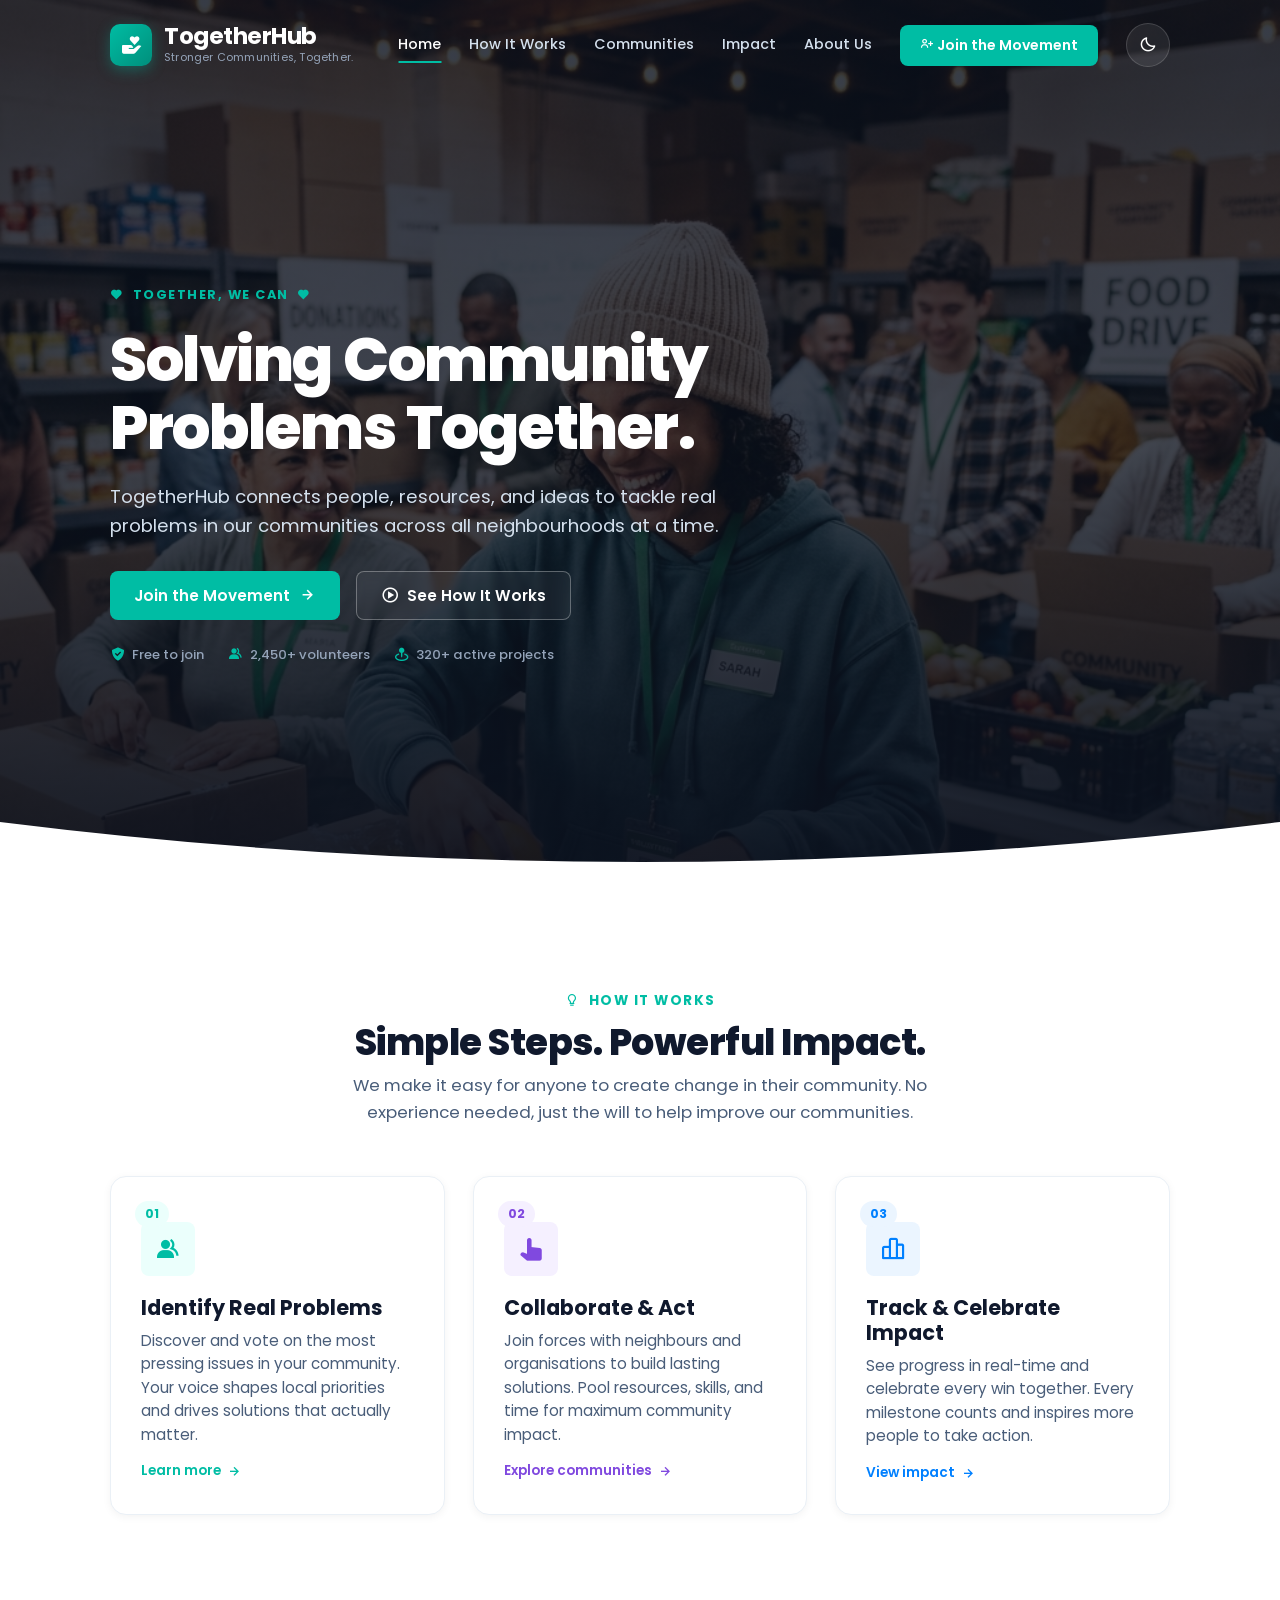
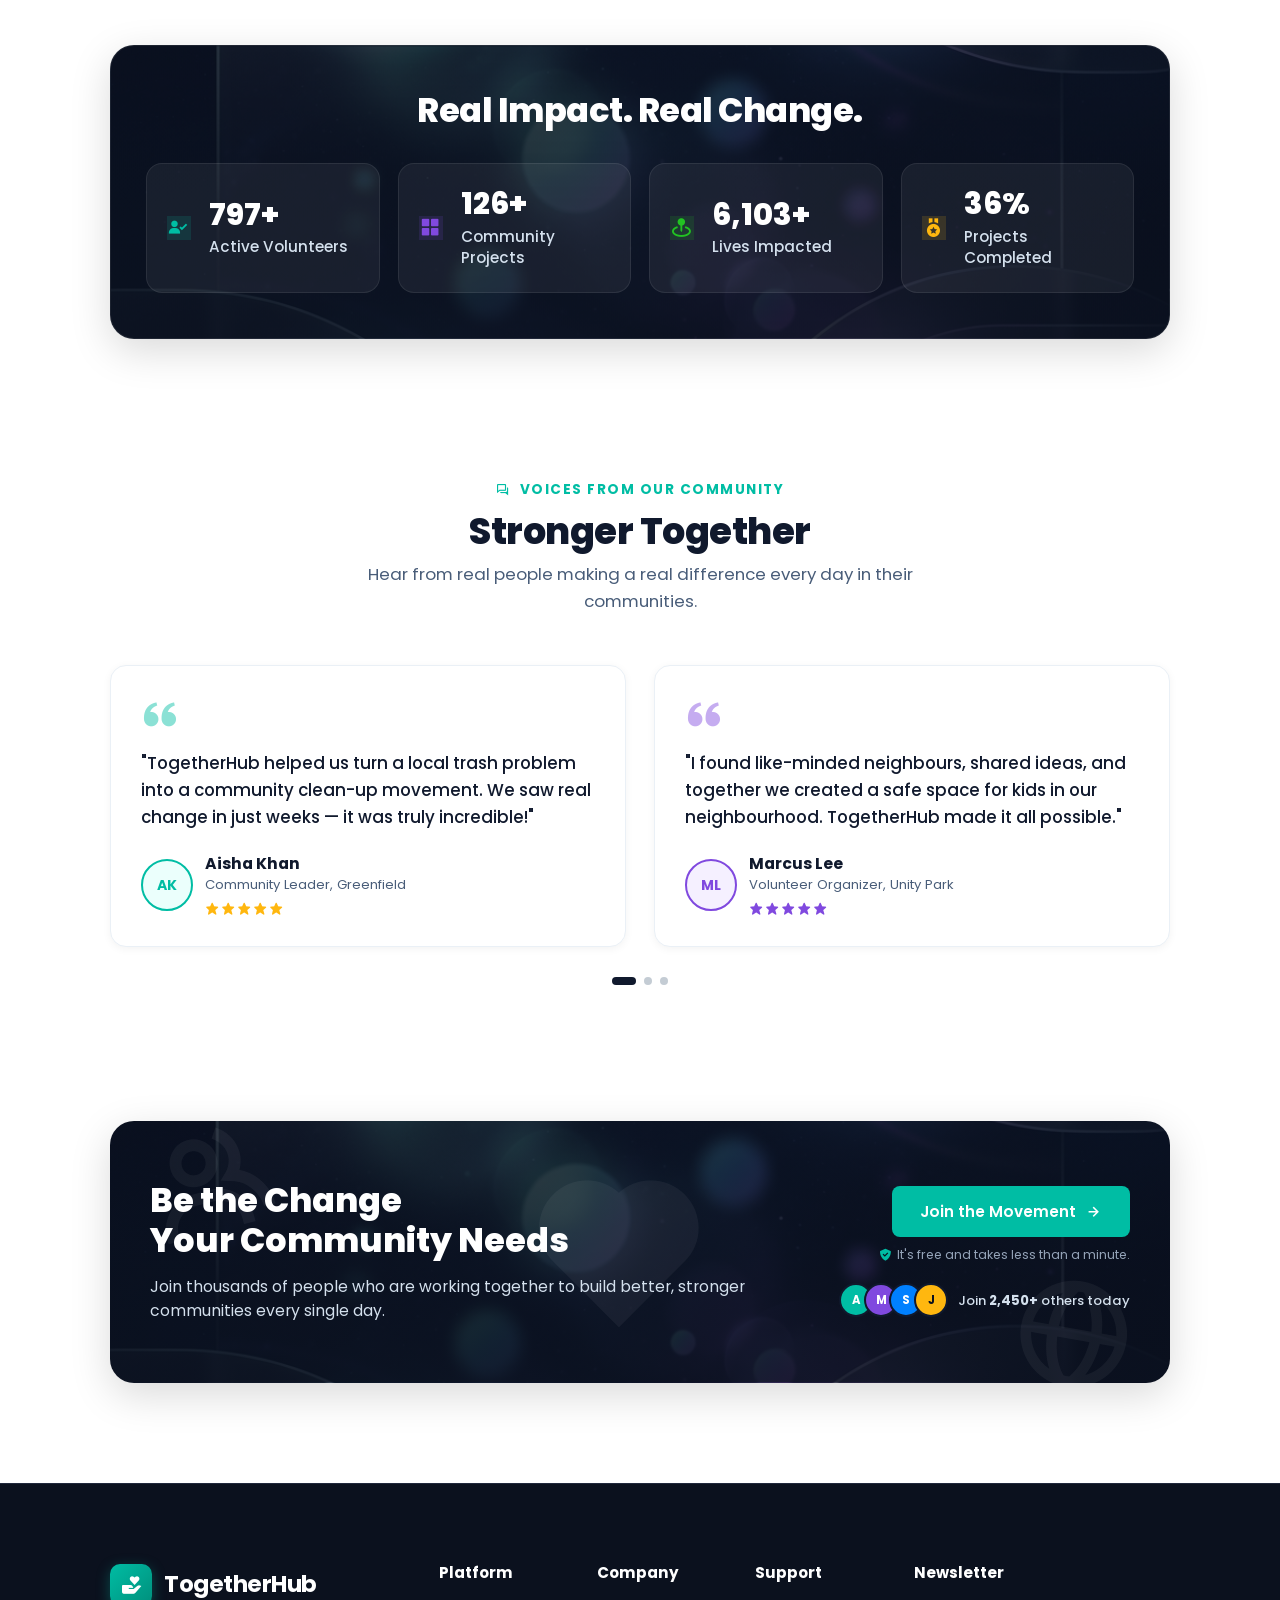
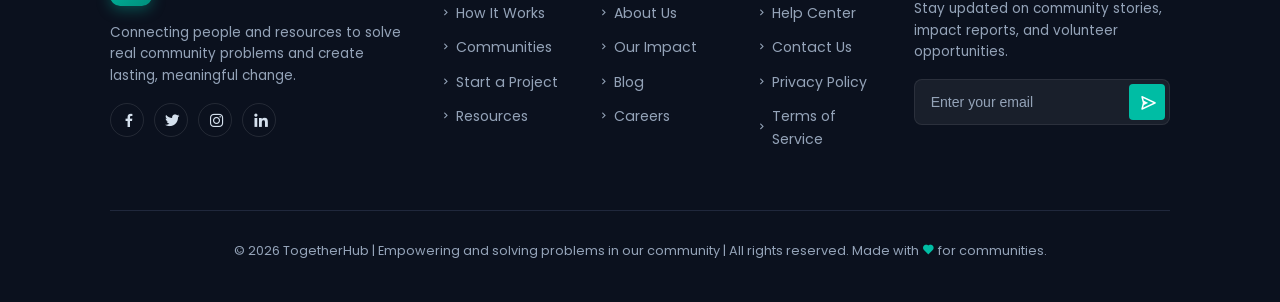
<file: index.html>
<!DOCTYPE html>
<html lang="en">

<head>
    <meta charset="UTF-8">
    <meta name="viewport" content="width=device-width, initial-scale=1.0">
    <meta name="description"
        content="TogetherHub connects people, resources, and ideas to solve community problems and create positive local impact. Join the movement today.">
    <title>TogetherHub | Empowering Communities</title>
    <link rel="apple-touch-icon" sizes="180x180" href="favicon/apple-touch-icon.png">
    <link rel="icon" type="image/png" sizes="32x32" href="favicon/favicon-32x32.png">
    <link rel="icon" type="image/png" sizes="16x16" href="favicon/favicon-16x16.png">
    <link rel="manifest" href="favicon/site.webmanifest">
    <!-- Boxicons Icon Library -->
    <link href='https://unpkg.com/boxicons@2.1.4/css/boxicons.min.css' rel='stylesheet'>
    <!-- Font Awesome Icon Library -->
    <link rel="stylesheet" href="https://cdnjs.cloudflare.com/ajax/libs/font-awesome/6.5.0/css/all.min.css">
    <link rel="stylesheet" href="style.css">

</head>

<body>

    <!-- DYNAMIC STICKY NAVIGATION HEADER-->
    <header>
        <div class="container flex-between">

            <!-- Brand Logo — uses logo-icon-box with Boxicon -->
            <a href="index.html" class="logo-link" id="logo-anchor">
                <div class="logo-icon-box">
                    <i class='bx bxs-donate-heart'></i>
                </div>
                <div class="logo-text-wrapper">
                    <span class="logo-title">TogetherHub</span>
                    <span class="logo-subtitle">Stronger Communities, Together.</span>
                </div>
            </a>

            <!-- Desktop Navigation Menu -->
            <nav class="nav-menu" id="navigation-bar">
                <a href="index.html" class="nav-link active">Home</a>
                <a href="how-it-works.html" class="nav-link">How It Works</a>
                <a href="communities.html" class="nav-link">Communities</a>
                <a href="impact.html" class="nav-link">Impact</a>
                <a href="about.html" class="nav-link">About Us</a>
                <button class="btn-header" data-modal-target="modal-join">
                    <i class='bx bx-user-plus'></i> Join the Movement
                </button>
                <button class="theme-toggle-btn" type="button" aria-label="Toggle theme">
                    <i class='bx bx-moon'></i>
                </button>
            </nav>

            <!-- Mobile Hamburger Trigger -->
            <div class="menu-toggle" id="mobile-menu-trigger">
                <span></span><span></span><span></span>
            </div>
        </div>
    </header>

    <!-- HERO SECTION -->
    <section class="hero" id="hero-showcase">
        <div class="container">
            <div class="hero-content">

                <!-- Tagline badge -->
                <span class="hero-badge">
                    <i class='bx bxs-heart'></i>
                    Together, We Can
                    <i class='bx bxs-heart'></i>
                </span>

                <!-- Main headline -->
                <h1 class="hero-title">Solving Community<br>Problems Together.</h1>

                <!-- Supporting description -->
                <p class="hero-description">
                    TogetherHub connects people, resources, and ideas to tackle real problems in
                    our communities across all neighbourhoods at a time.
                </p>

                <!-- Call to action buttons -->
                <div class="hero-cta">
                    <button class="btn btn-primary" data-modal-target="modal-join">
                        Join the Movement <i class='bx bx-right-arrow-alt'></i>
                    </button>
                    <button class="btn btn-secondary" data-modal-target="modal-video">
                        <i class='bx bx-play-circle'></i> See How It Works
                    </button>
                </div>

                <!-- Quick trust signals -->
                <div class="hero-trust">
                    <div class="trust-item">
                        <i class='bx bxs-check-shield'></i>
                        <span>Free to join</span>
                    </div>
                    <div class="trust-item">
                        <i class='bx bxs-group'></i>
                        <span>2,450+ volunteers</span>
                    </div>
                    <div class="trust-item">
                        <i class='bx bxs-map-pin'></i>
                        <span>320+ active projects</span>
                    </div>
                </div>
            </div>
        </div>

        <!-- Organic convex curve cutout at bottom -->
        <div class="hero-curve-container">
            <svg class="hero-curve-svg" viewBox="0 0 1440 80" preserveAspectRatio="none"
                xmlns="http://www.w3.org/2000/svg">
                <path d="M0,0 Q720,80 1440,0 L1440,80 L0,80 Z"></path>
            </svg>
        </div>
    </section>

    <!-- HOW IT WORKS — 3 FLEXBOX CARDS-->
    <section class="card-section" id="how-it-works-preview">
        <div class="container">
            <div class="section-header">
                <span class="section-tagline">
                    <i class='bx bx-bulb'></i> How It Works
                </span>
                <h2 class="section-title">Simple Steps. Powerful Impact.</h2>
                <p class="section-subtitle">
                    We make it easy for anyone to create change in their community. No experience needed, just the will
                    to help improve our communities.
                </p>
            </div>

            <!-- Three Flexbox Step Cards -->
            <div class="card-grid" id="steps-card-layout">

                <!-- Card 01: Identify -->
                <article class="card-item step-1">
                    <span class="card-badge-num">01</span>
                    <div class="card-icon-box flex-center">
                        <i class='bx bxs-group'></i>
                    </div>
                    <h3 class="card-title">Identify Real Problems</h3>
                    <p class="card-desc">
                        Discover and vote on the most pressing issues in your community.
                        Your voice shapes local priorities and drives solutions that actually matter.
                    </p>
                    <a href="how-it-works.html" class="card-cta-link">
                        Learn more <i class='bx bx-right-arrow-alt'></i>
                    </a>
                </article>

                <!-- Card 02: Collaborate -->
                <article class="card-item step-2">
                    <span class="card-badge-num">02</span>
                    <div class="card-icon-box flex-center">
                        <i class='bx bxs-hand-up'></i>
                    </div>
                    <h3 class="card-title">Collaborate &amp; Act</h3>
                    <p class="card-desc">
                        Join forces with neighbours and organisations to build lasting solutions.
                        Pool resources, skills, and time for maximum community impact.
                    </p>
                    <a href="communities.html" class="card-cta-link">
                        Explore communities <i class='bx bx-right-arrow-alt'></i>
                    </a>
                </article>

                <!-- Card 03: Track -->
                <article class="card-item step-3">
                    <span class="card-badge-num">03</span>
                    <div class="card-icon-box flex-center">
                        <i class='bx bx-bar-chart-alt-2'></i>
                    </div>
                    <h3 class="card-title">Track &amp; Celebrate Impact</h3>
                    <p class="card-desc">
                        See progress in real-time and celebrate every win together.
                        Every milestone counts and inspires more people to take action.
                    </p>
                    <a href="impact.html" class="card-cta-link">
                        View impact <i class='bx bx-right-arrow-alt'></i>
                    </a>
                </article>

            </div>
        </div>
    </section>

    <!-- REAL IMPACT STATS BANNER-->
    <section class="stats-banner-section" id="impact-banner">
        <div class="container">
            <div class="stats-banner-box">
                <h2 class="stats-banner-title">Real Impact. Real Change.</h2>

                <div class="stats-banner-grid">

                    <!-- Stat 1: Volunteers -->
                    <div class="stats-banner-item volunteers">
                        <div class="stats-banner-icon flex-center">
                            <i class='bx bxs-user-check'></i>
                        </div>
                        <div class="stats-banner-text">
                            <!-- data-target triggers count-up animation; data-suffix sets the unit -->
                            <span class="stats-number" data-target="2450" data-suffix="+">0</span>
                            <span class="stats-label">Active Volunteers</span>
                        </div>
                    </div>

                    <!-- Stat 2: Projects -->
                    <div class="stats-banner-item projects">
                        <div class="stats-banner-icon flex-center">
                            <i class='bx bxs-grid-alt'></i>
                        </div>
                        <div class="stats-banner-text">
                            <span class="stats-number" data-target="320" data-suffix="+">0</span>
                            <span class="stats-label">Community Projects</span>
                        </div>
                    </div>

                    <!-- Stat 3: Lives Impacted -->
                    <div class="stats-banner-item impacted">
                        <div class="stats-banner-icon flex-center">
                            <i class='bx bxs-map-pin'></i>
                        </div>
                        <div class="stats-banner-text">
                            <span class="stats-number" data-target="18750" data-suffix="+">0</span>
                            <span class="stats-label">Lives Impacted</span>
                        </div>
                    </div>

                    <!-- Stat 4: Completion Rate -->
                    <div class="stats-banner-item completed">
                        <div class="stats-banner-icon flex-center">
                            <i class='bx bxs-medal'></i>
                        </div>
                        <div class="stats-banner-text">
                            <span class="stats-number" data-target="95" data-suffix="%">0</span>
                            <span class="stats-label">Projects Completed</span>
                        </div>
                    </div>

                </div>
            </div>
        </div>
    </section>

    <!--STRONGER TOGETHER,TESTIMONIALS -->
    <section class="testimonials-section" id="voice-stories">
        <div class="container">
            <div class="section-header">
                <span class="section-tagline">
                    <i class='bx bx-conversation'></i> Voices From Our Community
                </span>
                <h2 class="section-title">Stronger Together</h2>
                <p class="section-subtitle">
                    Hear from real people making a real difference every day in their communities.
                </p>
            </div>

            <!-- Testimonial Flexbox Grid -->
            <div class="testimonial-grid">

                <!-- Card 1: Aisha Khan -->
                <article class="testimonial-card-item">
                    <!-- Boxicon quote icon replaces old SVG -->
                    <i class='bx bxs-quote-alt-left testimonial-quote-icon'></i>
                    <p class="testimonial-quote-text">
                        "TogetherHub helped us turn a local trash problem into a community clean-up
                        movement. We saw real change in just weeks — it was truly incredible!"
                    </p>
                    <div class="testimonial-author-box">
                        <!-- Initials avatar replaces SVG placeholder -->
                        <div class="testimonial-avatar-img avatar-teal">AK</div>
                        <div class="testimonial-author-info">
                            <span class="testimonial-author-name">Aisha Khan</span>
                            <span class="testimonial-author-role">Community Leader, Greenfield</span>
                            <div class="testimonial-stars">
                                <i class='bx bxs-star'></i><i class='bx bxs-star'></i>
                                <i class='bx bxs-star'></i><i class='bx bxs-star'></i>
                                <i class='bx bxs-star'></i>
                            </div>
                        </div>
                    </div>
                </article>

                <!-- Card 2: Marcus Lee -->
                <article class="testimonial-card-item">
                    <i class='bx bxs-quote-alt-left testimonial-quote-icon purple-quote'></i>
                    <p class="testimonial-quote-text">
                        "I found like-minded neighbours, shared ideas, and together we created a
                        safe space for kids in our neighbourhood. TogetherHub made it all possible."
                    </p>
                    <div class="testimonial-author-box">
                        <div class="testimonial-avatar-img avatar-purple">ML</div>
                        <div class="testimonial-author-info">
                            <span class="testimonial-author-name">Marcus Lee</span>
                            <span class="testimonial-author-role">Volunteer Organizer, Unity Park</span>
                            <div class="testimonial-stars purple-stars">
                                <i class='bx bxs-star'></i><i class='bx bxs-star'></i>
                                <i class='bx bxs-star'></i><i class='bx bxs-star'></i>
                                <i class='bx bxs-star'></i>
                            </div>
                        </div>
                    </div>
                </article>

            </div>

            <!-- Carousel dot indicators -->
            <div class="testimonial-dots" id="carousel-indicators">
                <span class="testimonial-dot active"></span>
                <span class="testimonial-dot"></span>
                <span class="testimonial-dot"></span>
            </div>
        </div>
    </section>

    <!--BE THE CHANGE — CTA BANNER -->
    <section class="cta-banner-section" id="be-the-change">
        <div class="container">
            <div class="cta-banner-box">

                <!-- Decorative background icons (aria-hidden so screen readers skip) -->
                <div class="cta-backdrop-icons" aria-hidden="true">
                    <i class='bx bx-group cta-bg-icon'></i>
                    <i class='bx bxs-heart cta-bg-icon'></i>
                    <i class='bx bx-globe cta-bg-icon'></i>
                </div>

                <!-- Left text content -->
                <div class="cta-banner-content">
                    <h2 class="cta-banner-title">Be the Change<br>Your Community Needs</h2>
                    <p class="cta-banner-desc">
                        Join thousands of people who are working together to build better,
                        stronger communities every single day.
                    </p>
                </div>

                <!-- Right CTA and avatar group -->
                <div class="cta-banner-actions">
                    <div class="cta-banner-btn-wrap">
                        <button class="btn btn-primary" data-modal-target="modal-join" style="padding: 14px 28px;">
                            Join the Movement <i class='bx bx-right-arrow-alt'></i>
                        </button>
                        <span class="cta-banner-meta">
                            <i class='bx bxs-check-shield'></i>
                            It's free and takes less than a minute.
                        </span>
                    </div>

                    <!-- Overlapping avatar cluster -->
                    <div class="avatar-group-wrap">
                        <div class="avatar-group">
                            <div class="avatar-group-item avatar-teal-sm">A</div>
                            <div class="avatar-group-item avatar-purple-sm">M</div>
                            <div class="avatar-group-item avatar-blue-sm">S</div>
                            <div class="avatar-group-item avatar-yellow-sm">J</div>
                        </div>
                        <span class="avatar-group-text">Join <strong>2,450+</strong> others today</span>
                    </div>
                </div>

            </div>
        </div>
    </section>

    <!-- FOOTER-->
    <footer>
        <div class="container">
            <div class="footer-top">

                <!-- Column 1: Brand -->
                <div class="footer-brand-col">
                    <a href="index.html" class="logo-link">
                        <div class="logo-icon-box">
                            <i class='bx bxs-donate-heart'></i>
                        </div>
                        <div class="logo-text-wrapper">
                            <span class="logo-title" style="color: var(--text-light);">TogetherHub</span>
                        </div>
                    </a>
                    <p class="footer-brand-desc">
                        Connecting people and resources to solve real community problems
                        and create lasting, meaningful change.
                    </p>
                    <div class="footer-socials">
                        <a href="#" class="footer-social-btn flex-center" aria-label="Facebook"><i
                                class='bx bxl-facebook'></i></a>
                        <a href="#" class="footer-social-btn flex-center" aria-label="Twitter"><i
                                class='bx bxl-twitter'></i></a>
                        <a href="#" class="footer-social-btn flex-center" aria-label="Instagram"><i
                                class='bx bxl-instagram'></i></a>
                        <a href="#" class="footer-social-btn flex-center" aria-label="LinkedIn"><i
                                class='bx bxl-linkedin'></i></a>
                    </div>
                </div>

                <!-- Column 2: Platform -->
                <div class="footer-links-col">
                    <h4 class="footer-col-title">Platform</h4>
                    <ul class="footer-links-list">
                        <li><a href="how-it-works.html" class="footer-link"><i class='bx bx-chevron-right'></i> How It
                                Works</a></li>
                        <li><a href="communities.html" class="footer-link"><i class='bx bx-chevron-right'></i>
                                Communities</a></li>
                        <li><a href="communities.html" class="footer-link"><i class='bx bx-chevron-right'></i> Start a
                                Project</a></li>
                        <li><a href="#" class="footer-link"><i class='bx bx-chevron-right'></i> Resources</a></li>
                    </ul>
                </div>

                <!-- Column 3: Company -->
                <div class="footer-links-col">
                    <h4 class="footer-col-title">Company</h4>
                    <ul class="footer-links-list">
                        <li><a href="about-us.html" class="footer-link"><i class='bx bx-chevron-right'></i> About Us</a>
                        </li>
                        <li><a href="impact.html" class="footer-link"><i class='bx bx-chevron-right'></i> Our Impact</a>
                        </li>
                        <li><a href="#" class="footer-link"><i class='bx bx-chevron-right'></i> Blog</a></li>
                        <li><a href="#" class="footer-link"><i class='bx bx-chevron-right'></i> Careers</a></li>
                    </ul>
                </div>

                <!-- Column 4: Support -->
                <div class="footer-links-col">
                    <h4 class="footer-col-title">Support</h4>
                    <ul class="footer-links-list">
                        <li><a href="#" class="footer-link"><i class='bx bx-chevron-right'></i> Help Center</a></li>
                        <li><a href="#" class="footer-link"><i class='bx bx-chevron-right'></i> Contact Us</a></li>
                        <li><a href="#" class="footer-link"><i class='bx bx-chevron-right'></i> Privacy Policy</a></li>
                        <li><a href="#" class="footer-link"><i class='bx bx-chevron-right'></i> Terms of Service</a>
                        </li>
                    </ul>
                </div>

                <!-- Column 5: Newsletter -->
                <div class="footer-news-col">
                    <h4 class="footer-col-title" style="cursor:default;">Newsletter</h4>
                    <p class="footer-news-desc">
                        Stay updated on community stories, impact reports, and volunteer opportunities.
                    </p>
                    <form class="footer-news-form">
                        <input type="email" class="footer-news-input" placeholder="Enter your email" required
                            aria-label="Email address">
                        <button type="submit" class="footer-news-btn flex-center">
                            <i class='bx bx-send'></i>
                        </button>
                    </form>
                </div>

            </div>

            <div class="footer-bottom">
                <span>
                    &copy; 2026 TogetherHub | Empowering and solving problems in our community | All rights reserved.
                    Made with <i class='bx bxs-heart' style="color: var(--primary-teal);"></i> for communities.
                </span>
            </div>
        </div>
    </footer>

    <!--MODAL: JOIN THE MOVEMENT -->
    <div class="modal-overlay" id="modal-join">
        <div class="modal-content">
            <button class="modal-close" aria-label="Close modal">&times;</button>
            <div class="modal-icon-header">
                <i class='bx bxs-donate-heart'></i>
            </div>
            <h3 class="modal-title">Join TogetherHub Today</h3>
            <p class="modal-desc">
                Create your local profile in under two minutes. Connect with your community and
                join ongoing projects making a real difference.
            </p>
            <form class="validated-form" data-form-type="Profile Signup">
                <div class="form-group">
                    <label class="form-label" for="join-name"><i class='bx bx-user'></i> Full Name</label>
                    <input type="text" id="join-name" class="form-input" placeholder="Jane Doe" required>
                </div>
                <div class="form-group">
                    <label class="form-label" for="join-email"><i class='bx bx-envelope'></i> Email Address</label>
                    <input type="email" id="join-email" class="form-input" placeholder="jane@example.com" required>
                </div>
                <div class="form-group">
                    <label class="form-label" for="join-location"><i class='bx bx-map-pin'></i> Zip / Postal
                        Code</label>
                    <input type="text" id="join-location" class="form-input" placeholder="10001" required>
                </div>
                <button type="submit" class="btn btn-primary btn-form-submit">
                    <i class='bx bx-rocket'></i> Register and Get Started
                </button>
            </form>
        </div>
    </div>

    <!-- MODAL: VIDEO WALKTHROUGH-->
    <div class="modal-overlay" id="modal-video">
        <div class="modal-content" style="max-width:700px; padding:1.5rem; background-color:var(--dark-bg);">
            <button class="modal-close" style="color:var(--text-light);" aria-label="Close modal">&times;</button>
            <div class="video-container"
                style="position:relative; padding-bottom:56.25%; height:0; overflow:hidden; border-radius:var(--border-radius-sm); margin-top:1.5rem;">
                <iframe style="position:absolute; top:0; left:0; width:100%; height:100%; border:none;"
                    src="https://www.youtube.com/embed/dQw4w9WgXcQ" title="TogetherHub Concept Walkthrough"
                    allow="accelerometer; autoplay; clipboard-write; encrypted-media; gyroscope; picture-in-picture"
                    allowfullscreen>
                </iframe>
            </div>
        </div>
    </div>

    <!-- Toast Notification Container -->
    <div class="toast-container"></div>

    <!-- Main JavaScript Engine -->
    <script src="main.js"></script>
</body>

</html>
</file>
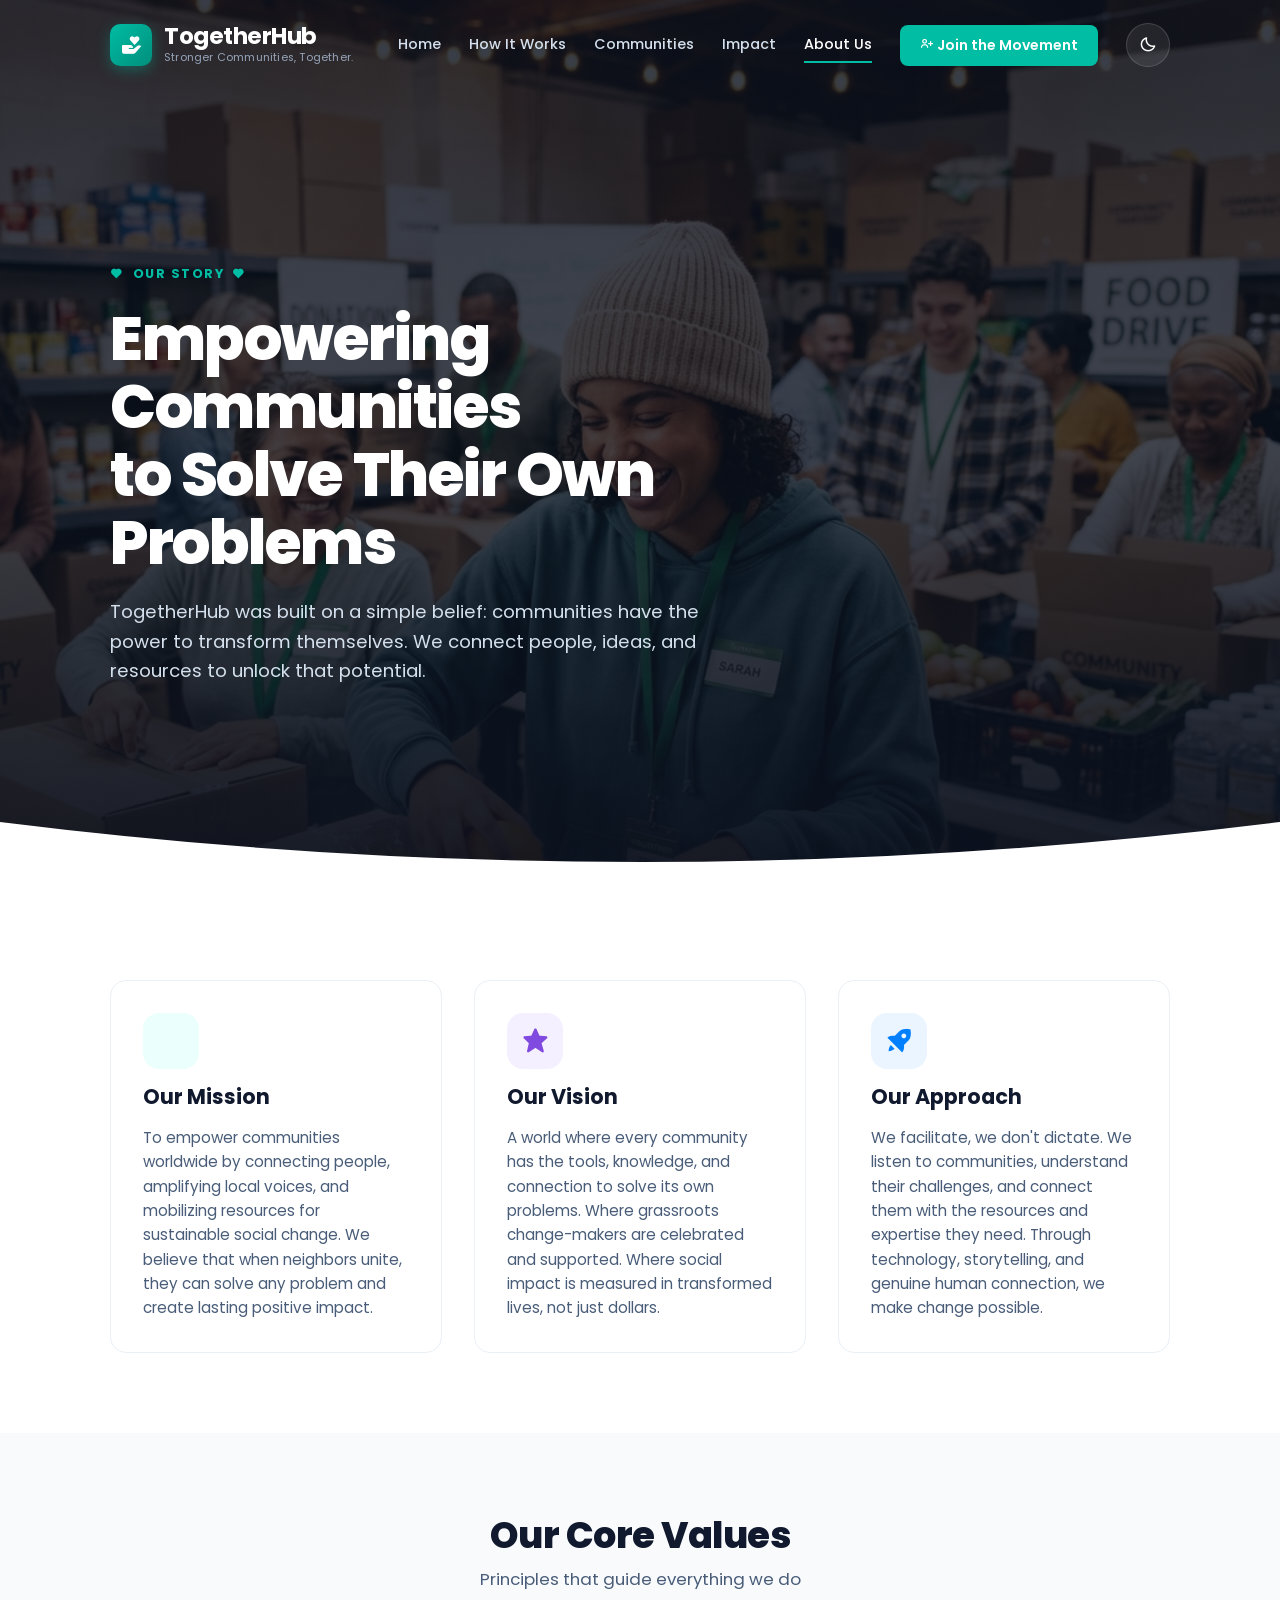
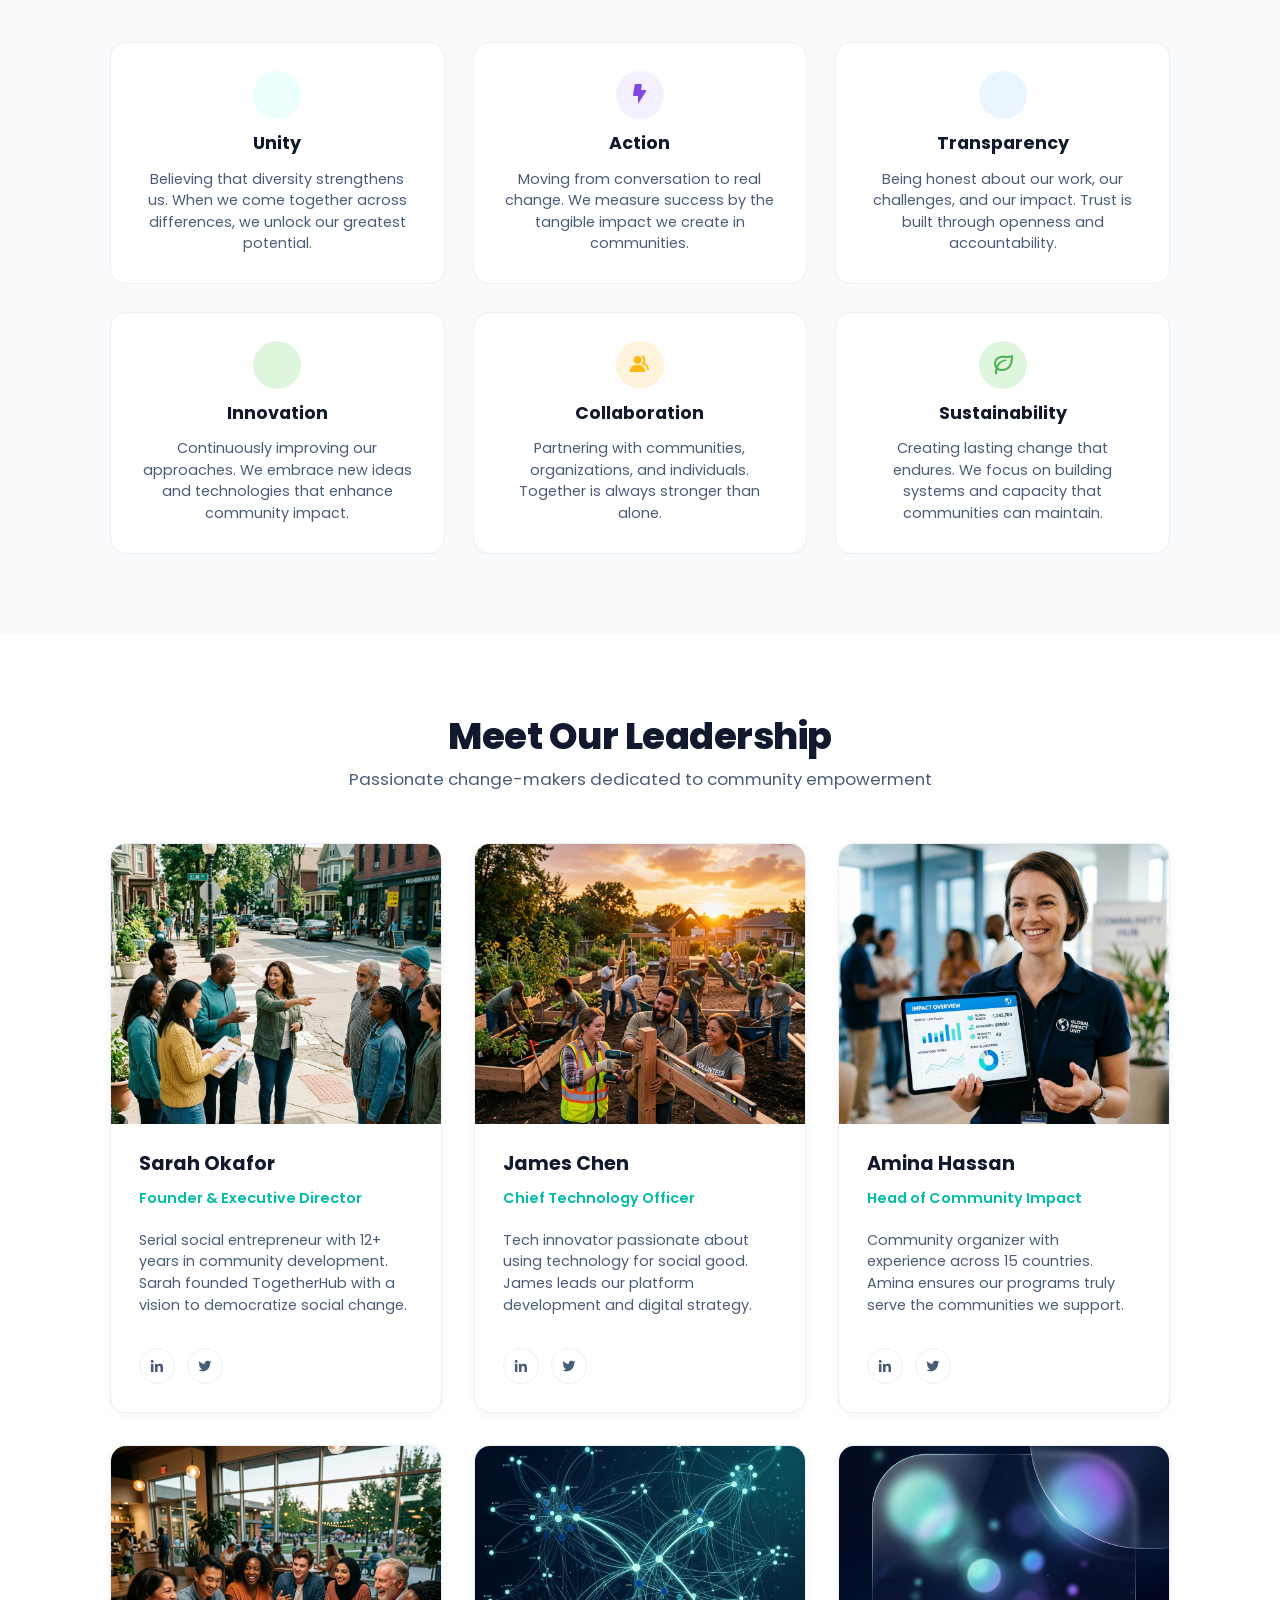
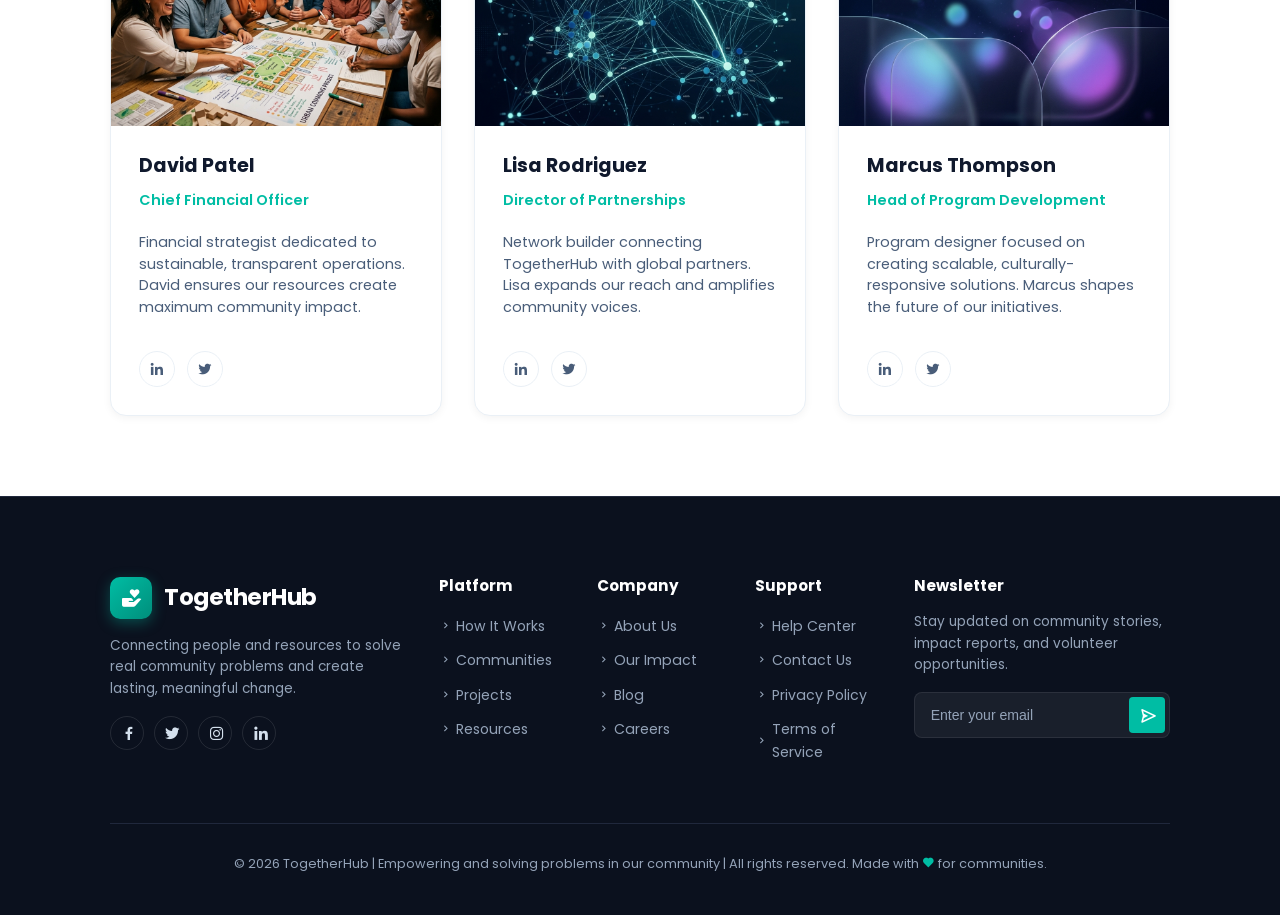
<file: about.html>
<!DOCTYPE html>
<html lang="en">

<head>
    <meta charset="UTF-8">
    <meta name="viewport" content="width=device-width, initial-scale=1.0">
    <meta name="description"
        content="Learn about TogetherHub's mission to empower communities. Meet our team, understand our values, and join our movement for lasting global change.">
    <title>About Us | TogetherHub</title>
    <link rel="apple-touch-icon" sizes="180x180" href="favicon/apple-touch-icon.png">
    <link rel="icon" type="image/png" sizes="32x32" href="favicon/favicon-32x32.png">
    <link rel="icon" type="image/png" sizes="16x16" href="favicon/favicon-16x16.png">
    <link rel="manifest" href="favicon/site.webmanifest">
    <link href='https://unpkg.com/boxicons@2.1.4/css/boxicons.min.css' rel='stylesheet'>
    <link rel="stylesheet" href="https://cdnjs.cloudflare.com/ajax/libs/font-awesome/6.5.0/css/all.min.css">
    <link rel="stylesheet" href="style.css">
</head>

<body>

    <!-- DYNAMIC STICKY NAVIGATION HEADER -->
    <header>
        <div class="container flex-between">
            <a href="index.html" class="logo-link" id="logo-anchor">
                <div class="logo-icon-box">
                    <i class='bx bxs-donate-heart'></i>
                </div>
                <div class="logo-text-wrapper">
                    <span class="logo-title">TogetherHub</span>
                    <span class="logo-subtitle">Stronger Communities, Together.</span>
                </div>
            </a>

            <nav class="nav-menu" id="navigation-bar">
                <a href="index.html" class="nav-link">Home</a>
                <a href="how-it-works.html" class="nav-link">How It Works</a>
                <a href="communities.html" class="nav-link">Communities</a>
                <a href="impact.html" class="nav-link">Impact</a>
                <a href="about.html" class="nav-link active">About Us</a>
                <button class="btn-header" data-modal-target="modal-join">
                    <i class='bx bx-user-plus'></i> Join the Movement
                </button>
                <button class="theme-toggle-btn" type="button" aria-label="Toggle theme">
                    <i class='bx bx-moon'></i>
                </button>
            </nav>

            <div class="menu-toggle" id="mobile-menu-trigger">
                <span></span><span></span><span></span>
            </div>
        </div>
    </header>

    <!-- ABOUT HERO SECTION -->
    <section class="hero about-hero" id="about-hero">
        <div class="container">
            <div class="hero-content">
                <span class="hero-badge">
                    <i class='bx bxs-heart'></i>
                    Our Story
                    <i class='bx bxs-heart'></i>
                </span>
                <h1 class="hero-title">Empowering Communities<br>to Solve Their Own Problems</h1>
                <p class="hero-description">
                    TogetherHub was built on a simple belief: communities have the power to transform themselves. 
                    We connect people, ideas, and resources to unlock that potential.
                </p>
            </div>
        </div>
        <div class="hero-curve-container">
            <svg class="hero-curve-svg" viewBox="0 0 1440 80" preserveAspectRatio="none"
                xmlns="http://www.w3.org/2000/svg">
                <path d="M0,0 Q720,80 1440,0 L1440,80 L0,80 Z"></path>
            </svg>
        </div>
    </section>

    <!-- MISSION & VISION SECTION -->
    <section class="mission-vision-section" id="mission-vision">
        <div class="container">
            <div class="mission-vision-grid">
                <article class="mission-card">
                    <div class="mission-icon">
                        <i class='bx bxs-target-lock'></i>
                    </div>
                    <h3 class="mission-title">Our Mission</h3>
                    <p class="mission-text">
                        To empower communities worldwide by connecting people, amplifying local voices, 
                        and mobilizing resources for sustainable social change. We believe that when neighbors 
                        unite, they can solve any problem and create lasting positive impact.
                    </p>
                </article>

                <article class="mission-card">
                    <div class="mission-icon vision">
                        <i class='bx bxs-star'></i>
                    </div>
                    <h3 class="mission-title">Our Vision</h3>
                    <p class="mission-text">
                        A world where every community has the tools, knowledge, and connection to solve its 
                        own problems. Where grassroots change-makers are celebrated and supported. Where 
                        social impact is measured in transformed lives, not just dollars.
                    </p>
                </article>

                <article class="mission-card">
                    <div class="mission-icon action">
                        <i class='bx bxs-rocket'></i>
                    </div>
                    <h3 class="mission-title">Our Approach</h3>
                    <p class="mission-text">
                        We facilitate, we don't dictate. We listen to communities, understand their challenges, 
                        and connect them with the resources and expertise they need. Through technology, storytelling, 
                        and genuine human connection, we make change possible.
                    </p>
                </article>
            </div>
        </div>
    </section>

    <!-- CORE VALUES SECTION -->
    <section class="core-values-section" id="core-values">
        <div class="container">
            <div class="section-header">
                <h2 class="section-title">Our Core Values</h2>
                <p class="section-subtitle">Principles that guide everything we do</p>
            </div>

            <div class="values-grid">
                <!-- Value 1: Unity -->
                <div class="value-card">
                    <div class="value-icon teal">
                        <i class='bx bxs-hand-holding'></i>
                    </div>
                    <h4 class="value-name">Unity</h4>
                    <p class="value-description">
                        Believing that diversity strengthens us. When we come together across differences, 
                        we unlock our greatest potential.
                    </p>
                </div>

                <!-- Value 2: Action -->
                <div class="value-card">
                    <div class="value-icon purple">
                        <i class='bx bxs-bolt'></i>
                    </div>
                    <h4 class="value-name">Action</h4>
                    <p class="value-description">
                        Moving from conversation to real change. We measure success by the tangible impact 
                        we create in communities.
                    </p>
                </div>

                <!-- Value 3: Transparency -->
                <div class="value-card">
                    <div class="value-icon blue">
                        <i class='bx bxs-eye'></i>
                    </div>
                    <h4 class="value-name">Transparency</h4>
                    <p class="value-description">
                        Being honest about our work, our challenges, and our impact. Trust is built through 
                        openness and accountability.
                    </p>
                </div>

                <!-- Value 4: Innovation -->
                <div class="value-card">
                    <div class="value-icon green">
                        <i class='bx bxs-lightbulb'></i>
                    </div>
                    <h4 class="value-name">Innovation</h4>
                    <p class="value-description">
                        Continuously improving our approaches. We embrace new ideas and technologies that 
                        enhance community impact.
                    </p>
                </div>

                <!-- Value 5: Collaboration -->
                <div class="value-card">
                    <div class="value-icon orange">
                        <i class='bx bxs-group'></i>
                    </div>
                    <h4 class="value-name">Collaboration</h4>
                    <p class="value-description">
                        Partnering with communities, organizations, and individuals. Together is always 
                        stronger than alone.
                    </p>
                </div>

                <!-- Value 6: Sustainability -->
                <div class="value-card">
                    <div class="value-icon leaf">
                        <i class='bx bx-leaf'></i>
                    </div>
                    <h4 class="value-name">Sustainability</h4>
                    <p class="value-description">
                        Creating lasting change that endures. We focus on building systems and capacity that 
                        communities can maintain.
                    </p>
                </div>
            </div>
        </div>
    </section>

    <!-- TEAM SECTION -->
    <section class="team-section" id="our-team">
        <div class="container">
            <div class="section-header">
                <h2 class="section-title">Meet Our Leadership</h2>
                <p class="section-subtitle">Passionate change-makers dedicated to community empowerment</p>
            </div>

            <div class="team-grid">
                <!-- Team Member 1 -->
                <div class="team-member-card">
                    <div class="member-image gradient-featured"></div>
                    <div class="member-info">
                        <h4 class="member-name">Sarah Okafor</h4>
                        <p class="member-role">Founder & Executive Director</p>
                        <p class="member-bio">
                            Serial social entrepreneur with 12+ years in community development. 
                            Sarah founded TogetherHub with a vision to democratize social change.
                        </p>
                        <div class="member-socials">
                            <a href="#" aria-label="LinkedIn"><i class='bx bxl-linkedin'></i></a>
                            <a href="#" aria-label="Twitter"><i class='bx bxl-twitter'></i></a>
                        </div>
                    </div>
                </div>

                <!-- Team Member 2 -->
                <div class="team-member-card">
                    <div class="member-image gradient-youth"></div>
                    <div class="member-info">
                        <h4 class="member-name">James Chen</h4>
                        <p class="member-role">Chief Technology Officer</p>
                        <p class="member-bio">
                            Tech innovator passionate about using technology for social good. 
                            James leads our platform development and digital strategy.
                        </p>
                        <div class="member-socials">
                            <a href="#" aria-label="LinkedIn"><i class='bx bxl-linkedin'></i></a>
                            <a href="#" aria-label="Twitter"><i class='bx bxl-twitter'></i></a>
                        </div>
                    </div>
                </div>

                <!-- Team Member 3 -->
                <div class="team-member-card">
                    <div class="member-image gradient-environment"></div>
                    <div class="member-info">
                        <h4 class="member-name">Amina Hassan</h4>
                        <p class="member-role">Head of Community Impact</p>
                        <p class="member-bio">
                            Community organizer with experience across 15 countries. 
                            Amina ensures our programs truly serve the communities we support.
                        </p>
                        <div class="member-socials">
                            <a href="#" aria-label="LinkedIn"><i class='bx bxl-linkedin'></i></a>
                            <a href="#" aria-label="Twitter"><i class='bx bxl-twitter'></i></a>
                        </div>
                    </div>
                </div>

                <!-- Team Member 4 -->
                <div class="team-member-card">
                    <div class="member-image gradient-health"></div>
                    <div class="member-info">
                        <h4 class="member-name">David Patel</h4>
                        <p class="member-role">Chief Financial Officer</p>
                        <p class="member-bio">
                            Financial strategist dedicated to sustainable, transparent operations. 
                            David ensures our resources create maximum community impact.
                        </p>
                        <div class="member-socials">
                            <a href="#" aria-label="LinkedIn"><i class='bx bxl-linkedin'></i></a>
                            <a href="#" aria-label="Twitter"><i class='bx bxl-twitter'></i></a>
                        </div>
                    </div>
                </div>

                <!-- Team Member 5 -->
                <div class="team-member-card">
                    <div class="member-image gradient-food"></div>
                    <div class="member-info">
                        <h4 class="member-name">Lisa Rodriguez</h4>
                        <p class="member-role">Director of Partnerships</p>
                        <p class="member-bio">
                            Network builder connecting TogetherHub with global partners. 
                            Lisa expands our reach and amplifies community voices.
                        </p>
                        <div class="member-socials">
                            <a href="#" aria-label="LinkedIn"><i class='bx bxl-linkedin'></i></a>
                            <a href="#" aria-label="Twitter"><i class='bx bxl-twitter'></i></a>
                        </div>
                    </div>
                </div>

                <!-- Team Member 6 -->
                <div class="team-member-card">
                    <div class="member-image gradient-digital"></div>
                    <div class="member-info">
                        <h4 class="member-name">Marcus Thompson</h4>
                        <p class="member-role">Head of Program Development</p>
                        <p class="member-bio">
                            Program designer focused on creating scalable, culturally-responsive solutions. 
                            Marcus shapes the future of our initiatives.
                        </p>
                        <div class="member-socials">
                            <a href="#" aria-label="LinkedIn"><i class='bx bxl-linkedin'></i></a>
                            <a href="#" aria-label="Twitter"><i class='bx bxl-twitter'></i></a>
                        </div>
                    </div>
                </div>
            </div>
        </div>
    </section>

    <!-- FOOTER -->
    <footer>
        <div class="container">
            <div class="footer-top">
                <div class="footer-brand-col">
                    <a href="index.html" class="logo-link">
                        <div class="logo-icon-box">
                            <i class='bx bxs-donate-heart'></i>
                        </div>
                        <div class="logo-text-wrapper">
                            <span class="logo-title" style="color: var(--text-light);">TogetherHub</span>
                        </div>
                    </a>
                    <p class="footer-brand-desc">
                        Connecting people and resources to solve real community problems
                        and create lasting, meaningful change.
                    </p>
                    <div class="footer-socials">
                        <a href="#" class="footer-social-btn flex-center" aria-label="Facebook"><i
                                class='bx bxl-facebook'></i></a>
                        <a href="#" class="footer-social-btn flex-center" aria-label="Twitter"><i
                                class='bx bxl-twitter'></i></a>
                        <a href="#" class="footer-social-btn flex-center" aria-label="Instagram"><i
                                class='bx bxl-instagram'></i></a>
                        <a href="#" class="footer-social-btn flex-center" aria-label="LinkedIn"><i
                                class='bx bxl-linkedin'></i></a>
                    </div>
                </div>

                <div class="footer-links-col">
                    <h4 class="footer-col-title">Platform</h4>
                    <ul class="footer-links-list">
                        <li><a href="how-it-works.html" class="footer-link"><i class='bx bx-chevron-right'></i> How It Works</a></li>
                        <li><a href="communities.html" class="footer-link"><i class='bx bx-chevron-right'></i> Communities</a></li>
                        <li><a href="projects.html" class="footer-link"><i class='bx bx-chevron-right'></i> Projects</a></li>
                        <li><a href="#" class="footer-link"><i class='bx bx-chevron-right'></i> Resources</a></li>
                    </ul>
                </div>

                <div class="footer-links-col">
                    <h4 class="footer-col-title">Company</h4>
                    <ul class="footer-links-list">
                        <li><a href="about.html" class="footer-link"><i class='bx bx-chevron-right'></i> About Us</a></li>
                        <li><a href="impact.html" class="footer-link"><i class='bx bx-chevron-right'></i> Our Impact</a></li>
                        <li><a href="#" class="footer-link"><i class='bx bx-chevron-right'></i> Blog</a></li>
                        <li><a href="#" class="footer-link"><i class='bx bx-chevron-right'></i> Careers</a></li>
                    </ul>
                </div>

                <div class="footer-links-col">
                    <h4 class="footer-col-title">Support</h4>
                    <ul class="footer-links-list">
                        <li><a href="#" class="footer-link"><i class='bx bx-chevron-right'></i> Help Center</a></li>
                        <li><a href="contact.html" class="footer-link"><i class='bx bx-chevron-right'></i> Contact Us</a></li>
                        <li><a href="#" class="footer-link"><i class='bx bx-chevron-right'></i> Privacy Policy</a></li>
                        <li><a href="#" class="footer-link"><i class='bx bx-chevron-right'></i> Terms of Service</a></li>
                    </ul>
                </div>

                <div class="footer-news-col">
                    <h4 class="footer-col-title" style="cursor:default;">Newsletter</h4>
                    <p class="footer-news-desc">
                        Stay updated on community stories, impact reports, and volunteer opportunities.
                    </p>
                    <form class="footer-news-form">
                        <input type="email" class="footer-news-input" placeholder="Enter your email" required
                            aria-label="Email address">
                        <button type="submit" class="footer-news-btn flex-center">
                            <i class='bx bx-send'></i>
                        </button>
                    </form>
                </div>
            </div>

            <div class="footer-bottom">
                <span>
                    &copy; 2026 TogetherHub | Empowering and solving problems in our community | All rights reserved.
                    Made with <i class='bx bxs-heart' style="color: var(--primary-teal);"></i> for communities.
                </span>
            </div>
        </div>
    </footer>

    <!-- MODAL: JOIN THE MOVEMENT -->
    <div class="modal-overlay" id="modal-join">
        <div class="modal-content">
            <button class="modal-close" aria-label="Close modal">&times;</button>
            <div class="modal-icon-header">
                <i class='bx bxs-donate-heart'></i>
            </div>
            <h3 class="modal-title">Join TogetherHub Today</h3>
            <p class="modal-desc">
                Create your local profile in under two minutes. Connect with your community and
                join ongoing projects making a real difference.
            </p>
            <form class="validated-form" data-form-type="Profile Signup">
                <div class="form-group">
                    <label class="form-label" for="join-name"><i class='bx bx-user'></i> Full Name</label>
                    <input type="text" id="join-name" class="form-input" placeholder="Jane Doe" required>
                </div>
                <div class="form-group">
                    <label class="form-label" for="join-email"><i class='bx bx-envelope'></i> Email Address</label>
                    <input type="email" id="join-email" class="form-input" placeholder="jane@example.com" required>
                </div>
                <div class="form-group">
                    <label class="form-label" for="join-location"><i class='bx bx-map-pin'></i> Zip / Postal Code</label>
                    <input type="text" id="join-location" class="form-input" placeholder="10001" required>
                </div>
                <button type="submit" class="btn btn-primary btn-form-submit">
                    <i class='bx bx-rocket'></i> Register and Get Started
                </button>
            </form>
        </div>
    </div>

    <!-- Toast Notification Container -->
    <div class="toast-container"></div>

    <!-- Main JavaScript Engine -->
    <script src="main.js"></script>
</body>

</html>
</file>
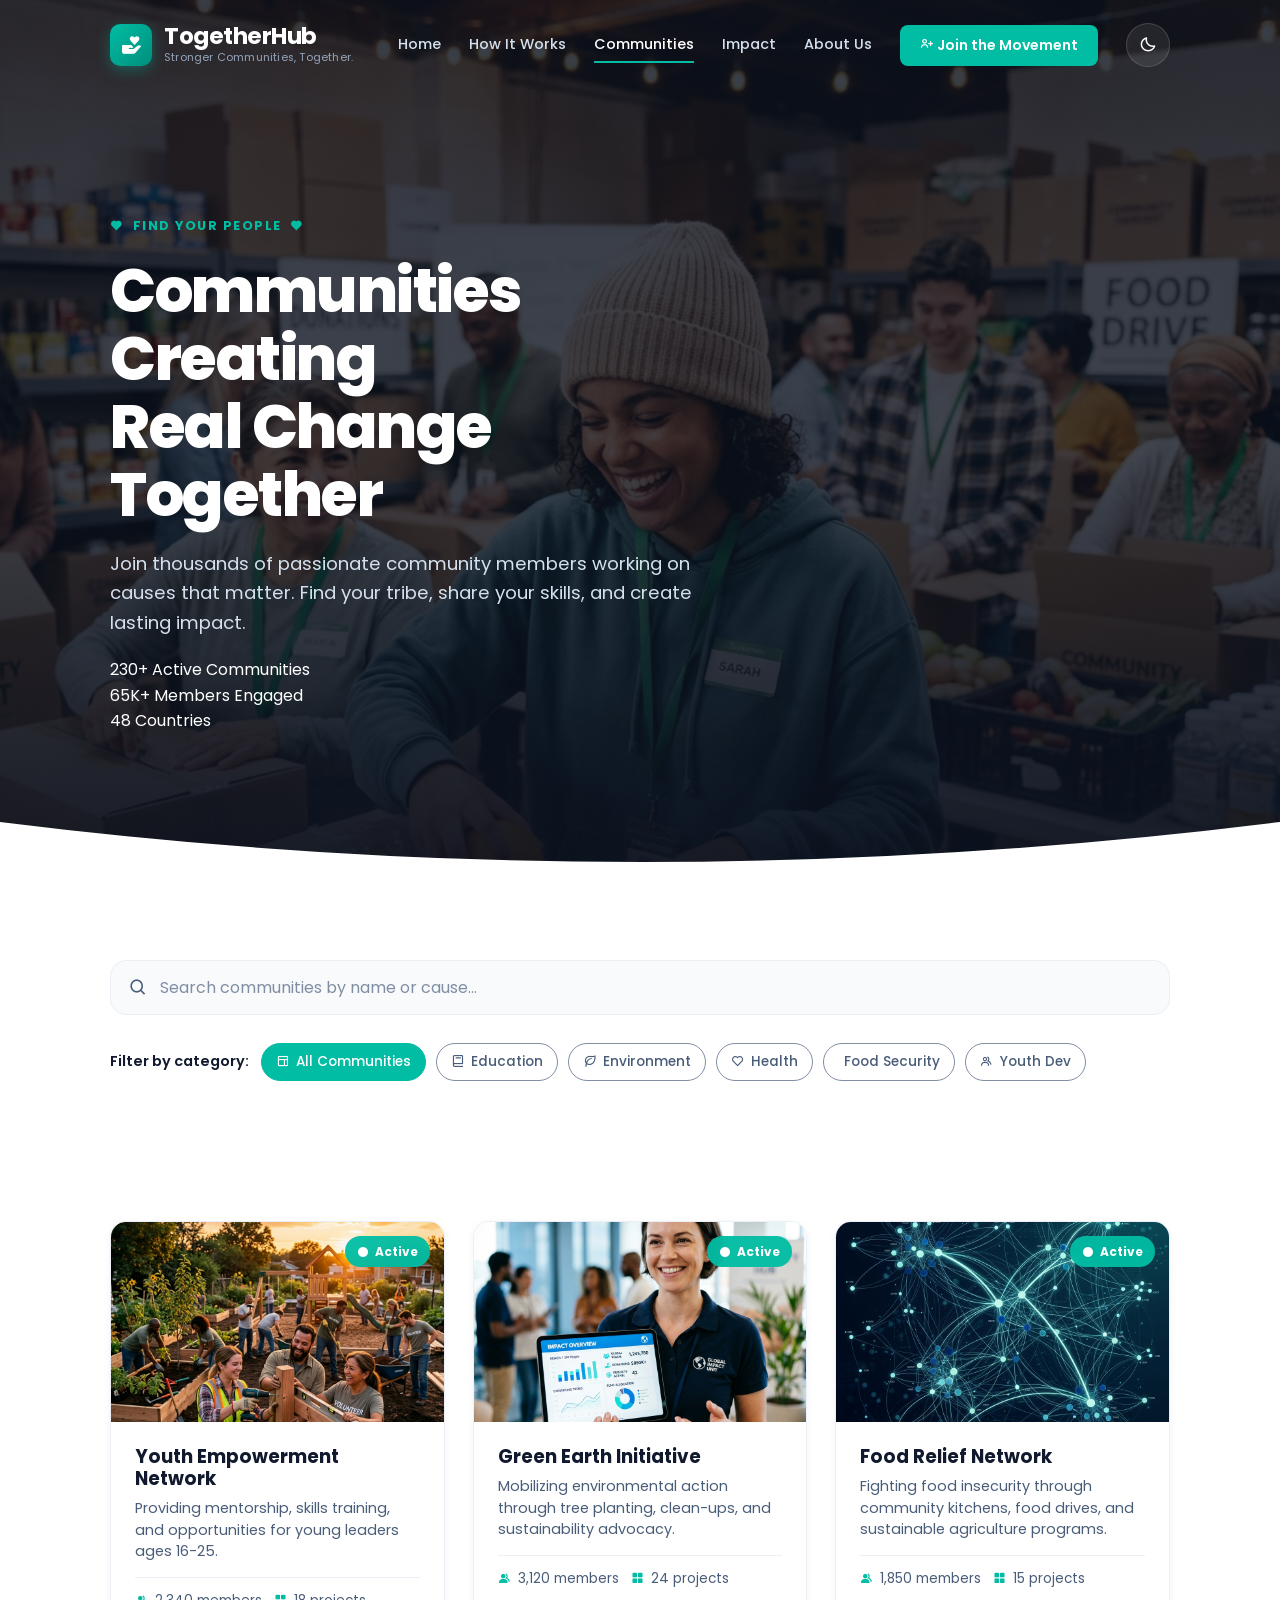
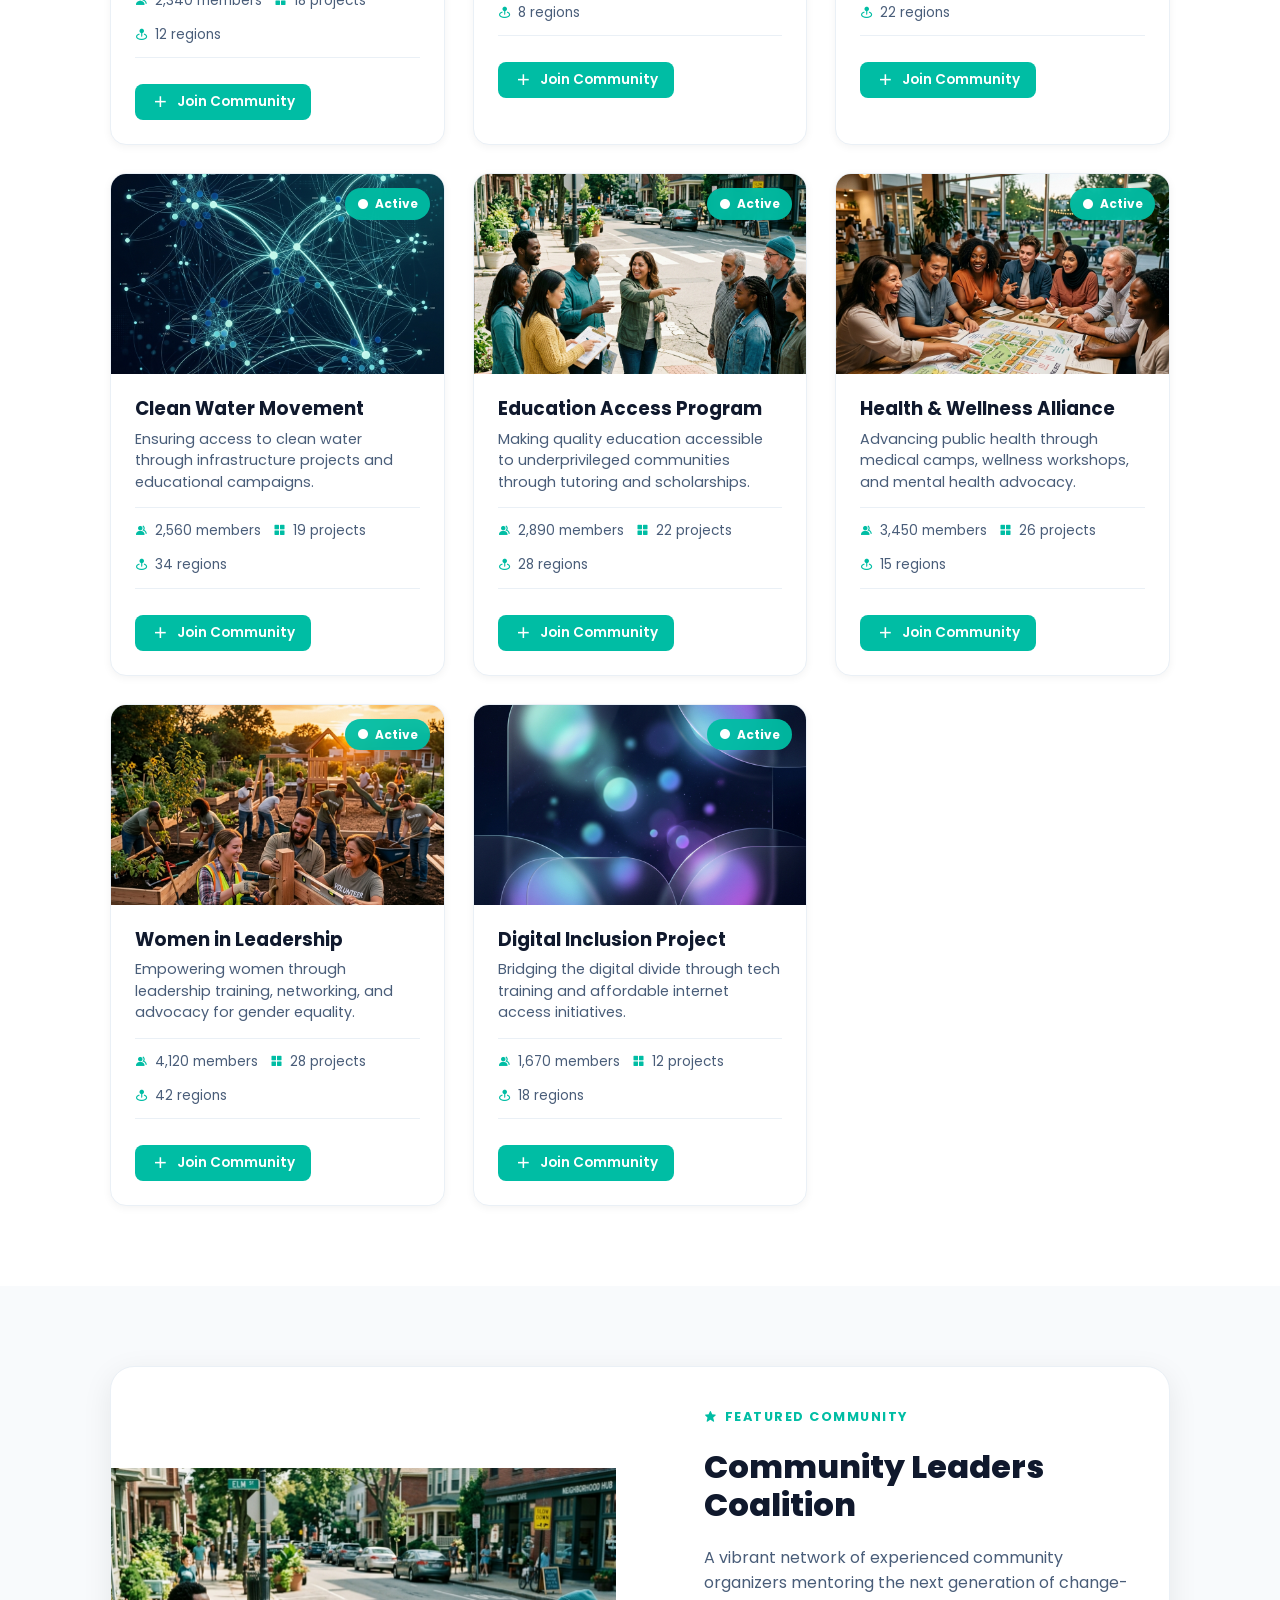
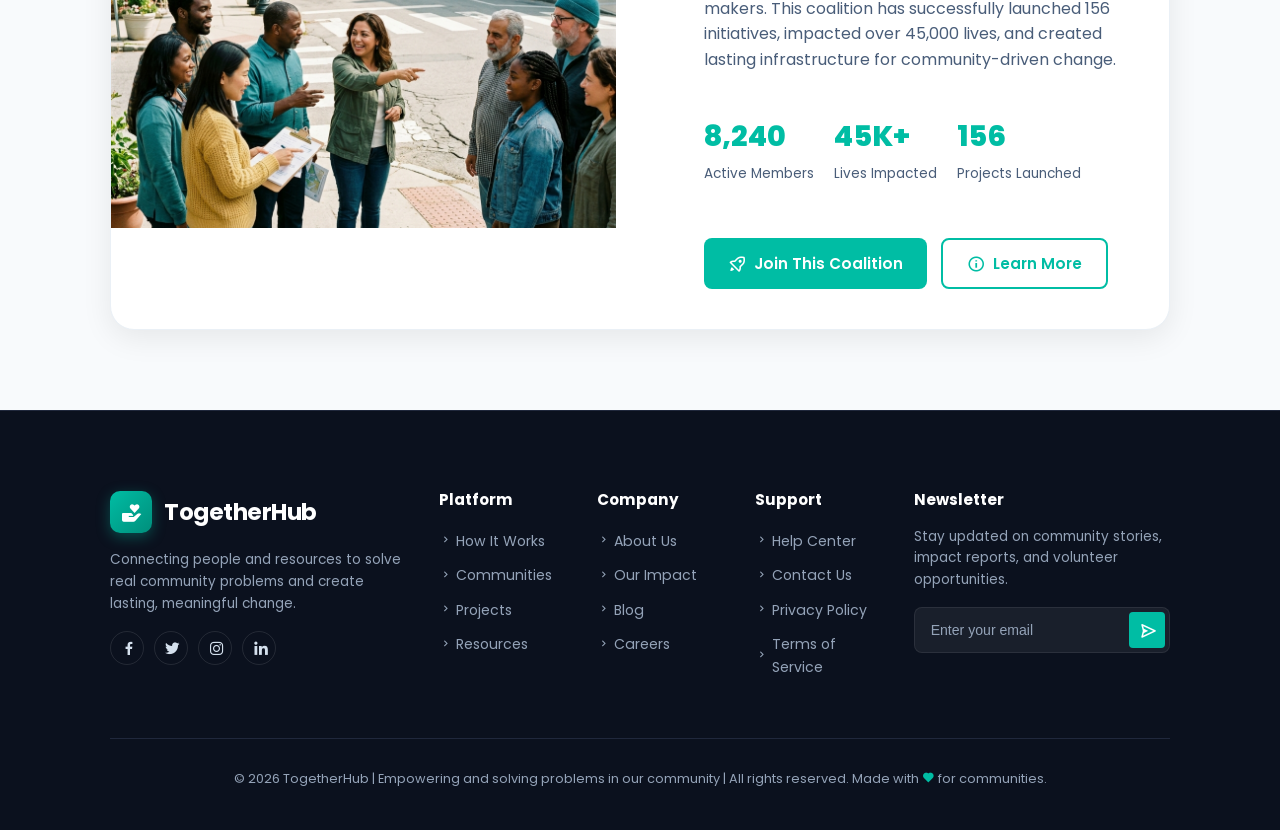
<file: communities.html>
<!DOCTYPE html>
<html lang="en">

<head>
    <meta charset="UTF-8">
    <meta name="viewport" content="width=device-width, initial-scale=1.0">
    <meta name="description"
        content="Discover and join vibrant communities on TogetherHub. Find causes you care about and connect with people making real change in neighborhoods worldwide.">
    <title>Communities | TogetherHub</title>
    <link rel="apple-touch-icon" sizes="180x180" href="favicon/apple-touch-icon.png">
    <link rel="icon" type="image/png" sizes="32x32" href="favicon/favicon-32x32.png">
    <link rel="icon" type="image/png" sizes="16x16" href="favicon/favicon-16x16.png">
    <link rel="manifest" href="favicon/site.webmanifest">
    <link href='https://unpkg.com/boxicons@2.1.4/css/boxicons.min.css' rel='stylesheet'>
    <link rel="stylesheet" href="https://cdnjs.cloudflare.com/ajax/libs/font-awesome/6.5.0/css/all.min.css">
    <link rel="stylesheet" href="style.css">
</head>

<body>

    <!-- DYNAMIC STICKY NAVIGATION HEADER -->
    <header>
        <div class="container flex-between">
            <a href="index.html" class="logo-link" id="logo-anchor">
                <div class="logo-icon-box">
                    <i class='bx bxs-donate-heart'></i>
                </div>
                <div class="logo-text-wrapper">
                    <span class="logo-title">TogetherHub</span>
                    <span class="logo-subtitle">Stronger Communities, Together.</span>
                </div>
            </a>

            <nav class="nav-menu" id="navigation-bar">
                <a href="index.html" class="nav-link">Home</a>
                <a href="how-it-works.html" class="nav-link">How It Works</a>
                <a href="communities.html" class="nav-link active">Communities</a>
                <a href="impact.html" class="nav-link">Impact</a>
                <a href="about.html" class="nav-link">About Us</a>
                <button class="btn-header" data-modal-target="modal-join">
                    <i class='bx bx-user-plus'></i> Join the Movement
                </button>
                <button class="theme-toggle-btn" type="button" aria-label="Toggle theme">
                    <i class='bx bx-moon'></i>
                </button>
            </nav>

            <div class="menu-toggle" id="mobile-menu-trigger">
                <span></span><span></span><span></span>
            </div>
        </div>
    </header>

    <!-- COMMUNITIES HERO SECTION -->
    <section class="hero communities-hero" id="communities-hero">
        <div class="container">
            <div class="hero-content">
                <span class="hero-badge">
                    <i class='bx bxs-heart'></i>
                    Find Your People
                    <i class='bx bxs-heart'></i>
                </span>
                <h1 class="hero-title">Communities Creating<br>Real Change Together</h1>
                <p class="hero-description">
                    Join thousands of passionate community members working on causes that matter. 
                    Find your tribe, share your skills, and create lasting impact.
                </p>
                <div class="hero-stats-inline">
                    <div class="inline-stat">
                        <span class="inline-stat-number">230+</span>
                        <span class="inline-stat-label">Active Communities</span>
                    </div>
                    <div class="inline-stat">
                        <span class="inline-stat-number">65K+</span>
                        <span class="inline-stat-label">Members Engaged</span>
                    </div>
                    <div class="inline-stat">
                        <span class="inline-stat-number">48</span>
                        <span class="inline-stat-label">Countries</span>
                    </div>
                </div>
            </div>
        </div>
        <div class="hero-curve-container">
            <svg class="hero-curve-svg" viewBox="0 0 1440 80" preserveAspectRatio="none"
                xmlns="http://www.w3.org/2000/svg">
                <path d="M0,0 Q720,80 1440,0 L1440,80 L0,80 Z"></path>
            </svg>
        </div>
    </section>

    <!-- SEARCH & FILTER SECTION -->
    <section class="communities-filter-section" id="communities-filter">
        <div class="container">
            <div class="filter-container">
                <!-- Search Bar -->
                <div class="search-box-wrapper">
                    <div class="search-box">
                        <i class='bx bx-search'></i>
                        <input 
                            type="text" 
                            id="community-search" 
                            class="search-input" 
                            placeholder="Search communities by name or cause..."
                            aria-label="Search communities"
                        >
                    </div>
                </div>

                <!-- Filter Chips -->
                <div class="filter-chips-wrapper">
                    <span class="filter-label">Filter by category:</span>
                    <div class="filter-chips">
                        <button class="filter-btn active" data-filter="all">
                            <i class='bx bx-layout'></i> All Communities
                        </button>
                        <button class="filter-btn" data-filter="education">
                            <i class='bx bx-book'></i> Education
                        </button>
                        <button class="filter-btn" data-filter="environment">
                            <i class='bx bx-leaf'></i> Environment
                        </button>
                        <button class="filter-btn" data-filter="health">
                            <i class='bx bx-heart'></i> Health
                        </button>
                        <button class="filter-btn" data-filter="food">
                            <i class='bx bx-bowl'></i> Food Security
                        </button>
                        <button class="filter-btn" data-filter="youth">
                            <i class='bx bx-group'></i> Youth Dev
                        </button>
                    </div>
                </div>
            </div>
        </div>
    </section>

    <!-- COMMUNITIES GRID -->
    <section class="communities-grid-section" id="communities-grid">
        <div class="container">
            <div class="communities-grid">
                <!-- Community Card 1: Youth Empowerment -->
                <article class="community-card" data-category="youth">
                    <div class="community-card-image">
                        <div class="card-image-placeholder gradient-youth"></div>
                        <span class="community-badge active-badge">
                            <i class='bx bxs-circle'></i> Active
                        </span>
                    </div>
                    <div class="community-card-content">
                        <div class="community-header">
                            <h3 class="community-card-title">Youth Empowerment Network</h3>
                            <p class="community-mission">
                                Providing mentorship, skills training, and opportunities for young leaders ages 16-25.
                            </p>
                        </div>
                        <div class="community-stats-inline">
                            <div class="community-stat-item">
                                <i class='bx bxs-group'></i>
                                <span>2,340 members</span>
                            </div>
                            <div class="community-stat-item">
                                <i class='bx bxs-grid-alt'></i>
                                <span>18 projects</span>
                            </div>
                            <div class="community-stat-item">
                                <i class='bx bxs-map-pin'></i>
                                <span>12 regions</span>
                            </div>
                        </div>
                        <div class="community-card-footer">
                            <button class="btn btn-primary btn-sm">
                                <i class='bx bx-plus'></i> Join Community
                            </button>
                        </div>
                    </div>
                </article>

                <!-- Community Card 2: Environmental Action -->
                <article class="community-card" data-category="environment">
                    <div class="community-card-image">
                        <div class="card-image-placeholder gradient-environment"></div>
                        <span class="community-badge active-badge">
                            <i class='bx bxs-circle'></i> Active
                        </span>
                    </div>
                    <div class="community-card-content">
                        <div class="community-header">
                            <h3 class="community-card-title">Green Earth Initiative</h3>
                            <p class="community-mission">
                                Mobilizing environmental action through tree planting, clean-ups, and sustainability advocacy.
                            </p>
                        </div>
                        <div class="community-stats-inline">
                            <div class="community-stat-item">
                                <i class='bx bxs-group'></i>
                                <span>3,120 members</span>
                            </div>
                            <div class="community-stat-item">
                                <i class='bx bxs-grid-alt'></i>
                                <span>24 projects</span>
                            </div>
                            <div class="community-stat-item">
                                <i class='bx bxs-map-pin'></i>
                                <span>8 regions</span>
                            </div>
                        </div>
                        <div class="community-card-footer">
                            <button class="btn btn-primary btn-sm">
                                <i class='bx bx-plus'></i> Join Community
                            </button>
                        </div>
                    </div>
                </article>

                <!-- Community Card 3: Food Relief Network -->
                <article class="community-card" data-category="food">
                    <div class="community-card-image">
                        <div class="card-image-placeholder gradient-food"></div>
                        <span class="community-badge active-badge">
                            <i class='bx bxs-circle'></i> Active
                        </span>
                    </div>
                    <div class="community-card-content">
                        <div class="community-header">
                            <h3 class="community-card-title">Food Relief Network</h3>
                            <p class="community-mission">
                                Fighting food insecurity through community kitchens, food drives, and sustainable agriculture programs.
                            </p>
                        </div>
                        <div class="community-stats-inline">
                            <div class="community-stat-item">
                                <i class='bx bxs-group'></i>
                                <span>1,850 members</span>
                            </div>
                            <div class="community-stat-item">
                                <i class='bx bxs-grid-alt'></i>
                                <span>15 projects</span>
                            </div>
                            <div class="community-stat-item">
                                <i class='bx bxs-map-pin'></i>
                                <span>22 regions</span>
                            </div>
                        </div>
                        <div class="community-card-footer">
                            <button class="btn btn-primary btn-sm">
                                <i class='bx bx-plus'></i> Join Community
                            </button>
                        </div>
                    </div>
                </article>

                <!-- Community Card 4: Clean Water Movement -->
                <article class="community-card" data-category="environment">
                    <div class="community-card-image">
                        <div class="card-image-placeholder gradient-water"></div>
                        <span class="community-badge active-badge">
                            <i class='bx bxs-circle'></i> Active
                        </span>
                    </div>
                    <div class="community-card-content">
                        <div class="community-header">
                            <h3 class="community-card-title">Clean Water Movement</h3>
                            <p class="community-mission">
                                Ensuring access to clean water through infrastructure projects and educational campaigns.
                            </p>
                        </div>
                        <div class="community-stats-inline">
                            <div class="community-stat-item">
                                <i class='bx bxs-group'></i>
                                <span>2,560 members</span>
                            </div>
                            <div class="community-stat-item">
                                <i class='bx bxs-grid-alt'></i>
                                <span>19 projects</span>
                            </div>
                            <div class="community-stat-item">
                                <i class='bx bxs-map-pin'></i>
                                <span>34 regions</span>
                            </div>
                        </div>
                        <div class="community-card-footer">
                            <button class="btn btn-primary btn-sm">
                                <i class='bx bx-plus'></i> Join Community
                            </button>
                        </div>
                    </div>
                </article>

                <!-- Community Card 5: Education Access Program -->
                <article class="community-card" data-category="education">
                    <div class="community-card-image">
                        <div class="card-image-placeholder gradient-education"></div>
                        <span class="community-badge active-badge">
                            <i class='bx bxs-circle'></i> Active
                        </span>
                    </div>
                    <div class="community-card-content">
                        <div class="community-header">
                            <h3 class="community-card-title">Education Access Program</h3>
                            <p class="community-mission">
                                Making quality education accessible to underprivileged communities through tutoring and scholarships.
                            </p>
                        </div>
                        <div class="community-stats-inline">
                            <div class="community-stat-item">
                                <i class='bx bxs-group'></i>
                                <span>2,890 members</span>
                            </div>
                            <div class="community-stat-item">
                                <i class='bx bxs-grid-alt'></i>
                                <span>22 projects</span>
                            </div>
                            <div class="community-stat-item">
                                <i class='bx bxs-map-pin'></i>
                                <span>28 regions</span>
                            </div>
                        </div>
                        <div class="community-card-footer">
                            <button class="btn btn-primary btn-sm">
                                <i class='bx bx-plus'></i> Join Community
                            </button>
                        </div>
                    </div>
                </article>

                <!-- Community Card 6: Health & Wellness -->
                <article class="community-card" data-category="health">
                    <div class="community-card-image">
                        <div class="card-image-placeholder gradient-health"></div>
                        <span class="community-badge active-badge">
                            <i class='bx bxs-circle'></i> Active
                        </span>
                    </div>
                    <div class="community-card-content">
                        <div class="community-header">
                            <h3 class="community-card-title">Health & Wellness Alliance</h3>
                            <p class="community-mission">
                                Advancing public health through medical camps, wellness workshops, and mental health advocacy.
                            </p>
                        </div>
                        <div class="community-stats-inline">
                            <div class="community-stat-item">
                                <i class='bx bxs-group'></i>
                                <span>3,450 members</span>
                            </div>
                            <div class="community-stat-item">
                                <i class='bx bxs-grid-alt'></i>
                                <span>26 projects</span>
                            </div>
                            <div class="community-stat-item">
                                <i class='bx bxs-map-pin'></i>
                                <span>15 regions</span>
                            </div>
                        </div>
                        <div class="community-card-footer">
                            <button class="btn btn-primary btn-sm">
                                <i class='bx bx-plus'></i> Join Community
                            </button>
                        </div>
                    </div>
                </article>

                <!-- Community Card 7: Women in Leadership -->
                <article class="community-card" data-category="youth">
                    <div class="community-card-image">
                        <div class="card-image-placeholder gradient-women"></div>
                        <span class="community-badge active-badge">
                            <i class='bx bxs-circle'></i> Active
                        </span>
                    </div>
                    <div class="community-card-content">
                        <div class="community-header">
                            <h3 class="community-card-title">Women in Leadership</h3>
                            <p class="community-mission">
                                Empowering women through leadership training, networking, and advocacy for gender equality.
                            </p>
                        </div>
                        <div class="community-stats-inline">
                            <div class="community-stat-item">
                                <i class='bx bxs-group'></i>
                                <span>4,120 members</span>
                            </div>
                            <div class="community-stat-item">
                                <i class='bx bxs-grid-alt'></i>
                                <span>28 projects</span>
                            </div>
                            <div class="community-stat-item">
                                <i class='bx bxs-map-pin'></i>
                                <span>42 regions</span>
                            </div>
                        </div>
                        <div class="community-card-footer">
                            <button class="btn btn-primary btn-sm">
                                <i class='bx bx-plus'></i> Join Community
                            </button>
                        </div>
                    </div>
                </article>

                <!-- Community Card 8: Digital Inclusion -->
                <article class="community-card" data-category="education">
                    <div class="community-card-image">
                        <div class="card-image-placeholder gradient-digital"></div>
                        <span class="community-badge active-badge">
                            <i class='bx bxs-circle'></i> Active
                        </span>
                    </div>
                    <div class="community-card-content">
                        <div class="community-header">
                            <h3 class="community-card-title">Digital Inclusion Project</h3>
                            <p class="community-mission">
                                Bridging the digital divide through tech training and affordable internet access initiatives.
                            </p>
                        </div>
                        <div class="community-stats-inline">
                            <div class="community-stat-item">
                                <i class='bx bxs-group'></i>
                                <span>1,670 members</span>
                            </div>
                            <div class="community-stat-item">
                                <i class='bx bxs-grid-alt'></i>
                                <span>12 projects</span>
                            </div>
                            <div class="community-stat-item">
                                <i class='bx bxs-map-pin'></i>
                                <span>18 regions</span>
                            </div>
                        </div>
                        <div class="community-card-footer">
                            <button class="btn btn-primary btn-sm">
                                <i class='bx bx-plus'></i> Join Community
                            </button>
                        </div>
                    </div>
                </article>

            </div>
        </div>
    </section>

    <!-- CTA SECTION: Featured Community Spotlight -->
    <section class="featured-community-section" id="featured-community">
        <div class="container">
            <div class="featured-community-card">
                <div class="featured-community-image">
                    <div class="featured-image-placeholder gradient-featured"></div>
                </div>
                <div class="featured-community-content">
                    <span class="featured-badge">
                        <i class='bx bxs-star'></i> Featured Community
                    </span>
                    <h2 class="featured-title">Community Leaders Coalition</h2>
                    <p class="featured-description">
                        A vibrant network of experienced community organizers mentoring the next generation of change-makers. 
                        This coalition has successfully launched 156 initiatives, impacted over 45,000 lives, and created 
                        lasting infrastructure for community-driven change.
                    </p>
                    <div class="featured-highlights">
                        <div class="highlight-item">
                            <span class="highlight-number">8,240</span>
                            <span class="highlight-label">Active Members</span>
                        </div>
                        <div class="highlight-item">
                            <span class="highlight-number">45K+</span>
                            <span class="highlight-label">Lives Impacted</span>
                        </div>
                        <div class="highlight-item">
                            <span class="highlight-number">156</span>
                            <span class="highlight-label">Projects Launched</span>
                        </div>
                    </div>
                    <div class="featured-cta">
                        <button class="btn btn-primary">
                            <i class='bx bx-rocket'></i> Join This Coalition
                        </button>
                        <button class="btn btn-outline-teal">
                            <i class='bx bx-info-circle'></i> Learn More
                        </button>
                    </div>
                </div>
            </div>
        </div>
    </section>

    <!-- FOOTER -->
    <footer>
        <div class="container">
            <div class="footer-top">
                <div class="footer-brand-col">
                    <a href="index.html" class="logo-link">
                        <div class="logo-icon-box">
                            <i class='bx bxs-donate-heart'></i>
                        </div>
                        <div class="logo-text-wrapper">
                            <span class="logo-title" style="color: var(--text-light);">TogetherHub</span>
                        </div>
                    </a>
                    <p class="footer-brand-desc">
                        Connecting people and resources to solve real community problems
                        and create lasting, meaningful change.
                    </p>
                    <div class="footer-socials">
                        <a href="#" class="footer-social-btn flex-center" aria-label="Facebook"><i
                                class='bx bxl-facebook'></i></a>
                        <a href="#" class="footer-social-btn flex-center" aria-label="Twitter"><i
                                class='bx bxl-twitter'></i></a>
                        <a href="#" class="footer-social-btn flex-center" aria-label="Instagram"><i
                                class='bx bxl-instagram'></i></a>
                        <a href="#" class="footer-social-btn flex-center" aria-label="LinkedIn"><i
                                class='bx bxl-linkedin'></i></a>
                    </div>
                </div>

                <div class="footer-links-col">
                    <h4 class="footer-col-title">Platform</h4>
                    <ul class="footer-links-list">
                        <li><a href="how-it-works.html" class="footer-link"><i class='bx bx-chevron-right'></i> How It Works</a></li>
                        <li><a href="communities.html" class="footer-link"><i class='bx bx-chevron-right'></i> Communities</a></li>
                        <li><a href="projects.html" class="footer-link"><i class='bx bx-chevron-right'></i> Projects</a></li>
                        <li><a href="#" class="footer-link"><i class='bx bx-chevron-right'></i> Resources</a></li>
                    </ul>
                </div>

                <div class="footer-links-col">
                    <h4 class="footer-col-title">Company</h4>
                    <ul class="footer-links-list">
                        <li><a href="about.html" class="footer-link"><i class='bx bx-chevron-right'></i> About Us</a></li>
                        <li><a href="impact.html" class="footer-link"><i class='bx bx-chevron-right'></i> Our Impact</a></li>
                        <li><a href="#" class="footer-link"><i class='bx bx-chevron-right'></i> Blog</a></li>
                        <li><a href="#" class="footer-link"><i class='bx bx-chevron-right'></i> Careers</a></li>
                    </ul>
                </div>

                <div class="footer-links-col">
                    <h4 class="footer-col-title">Support</h4>
                    <ul class="footer-links-list">
                        <li><a href="#" class="footer-link"><i class='bx bx-chevron-right'></i> Help Center</a></li>
                        <li><a href="contact.html" class="footer-link"><i class='bx bx-chevron-right'></i> Contact Us</a></li>
                        <li><a href="#" class="footer-link"><i class='bx bx-chevron-right'></i> Privacy Policy</a></li>
                        <li><a href="#" class="footer-link"><i class='bx bx-chevron-right'></i> Terms of Service</a></li>
                    </ul>
                </div>

                <div class="footer-news-col">
                    <h4 class="footer-col-title" style="cursor:default;">Newsletter</h4>
                    <p class="footer-news-desc">
                        Stay updated on community stories, impact reports, and volunteer opportunities.
                    </p>
                    <form class="footer-news-form">
                        <input type="email" class="footer-news-input" placeholder="Enter your email" required
                            aria-label="Email address">
                        <button type="submit" class="footer-news-btn flex-center">
                            <i class='bx bx-send'></i>
                        </button>
                    </form>
                </div>
            </div>

            <div class="footer-bottom">
                <span>
                    &copy; 2026 TogetherHub | Empowering and solving problems in our community | All rights reserved.
                    Made with <i class='bx bxs-heart' style="color: var(--primary-teal);"></i> for communities.
                </span>
            </div>
        </div>
    </footer>

    <!-- MODAL: JOIN THE MOVEMENT -->
    <div class="modal-overlay" id="modal-join">
        <div class="modal-content">
            <button class="modal-close" aria-label="Close modal">&times;</button>
            <div class="modal-icon-header">
                <i class='bx bxs-donate-heart'></i>
            </div>
            <h3 class="modal-title">Join TogetherHub Today</h3>
            <p class="modal-desc">
                Create your local profile in under two minutes. Connect with your community and
                join ongoing projects making a real difference.
            </p>
            <form class="validated-form" data-form-type="Profile Signup">
                <div class="form-group">
                    <label class="form-label" for="join-name"><i class='bx bx-user'></i> Full Name</label>
                    <input type="text" id="join-name" class="form-input" placeholder="Jane Doe" required>
                </div>
                <div class="form-group">
                    <label class="form-label" for="join-email"><i class='bx bx-envelope'></i> Email Address</label>
                    <input type="email" id="join-email" class="form-input" placeholder="jane@example.com" required>
                </div>
                <div class="form-group">
                    <label class="form-label" for="join-location"><i class='bx bx-map-pin'></i> Zip / Postal Code</label>
                    <input type="text" id="join-location" class="form-input" placeholder="10001" required>
                </div>
                <button type="submit" class="btn btn-primary btn-form-submit">
                    <i class='bx bx-rocket'></i> Register and Get Started
                </button>
            </form>
        </div>
    </div>

    <!-- Toast Notification Container -->
    <div class="toast-container"></div>

    <!-- Main JavaScript Engine -->
    <script src="main.js"></script>
</body>

</html>
</file>
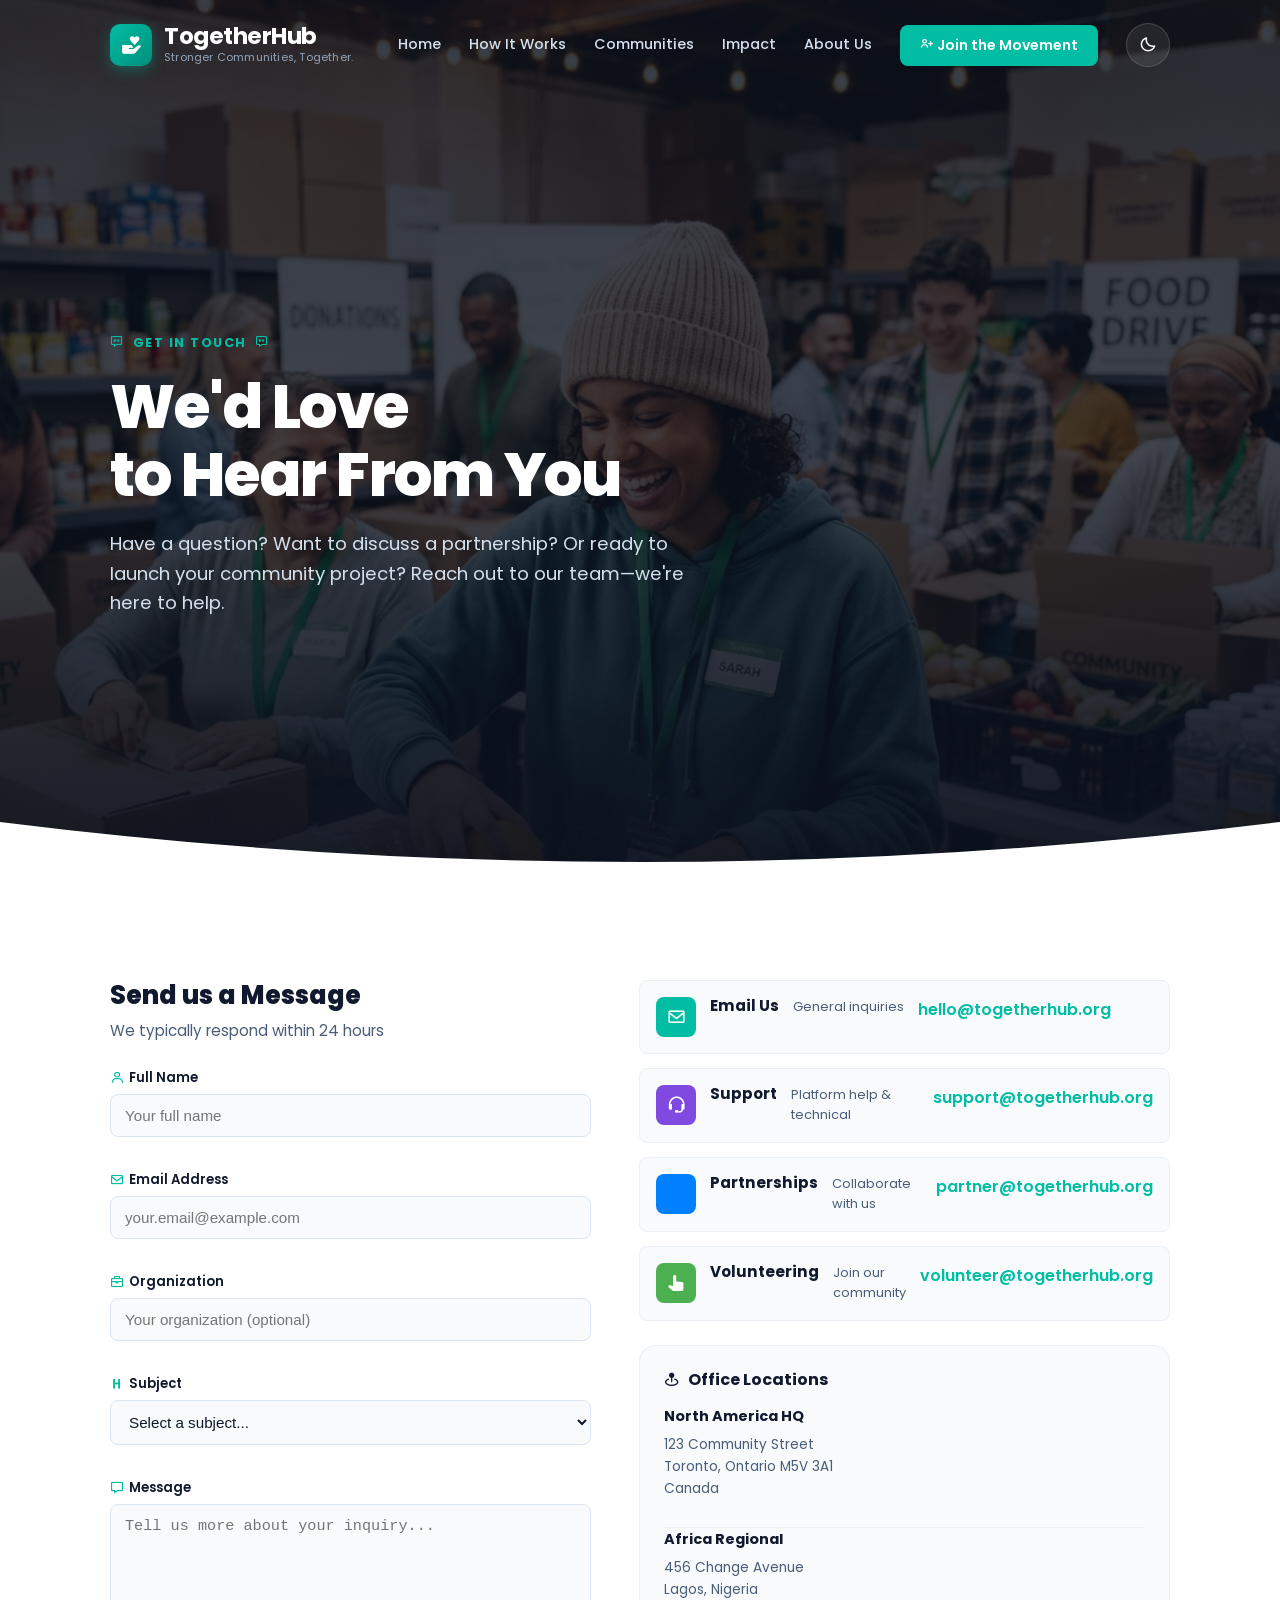
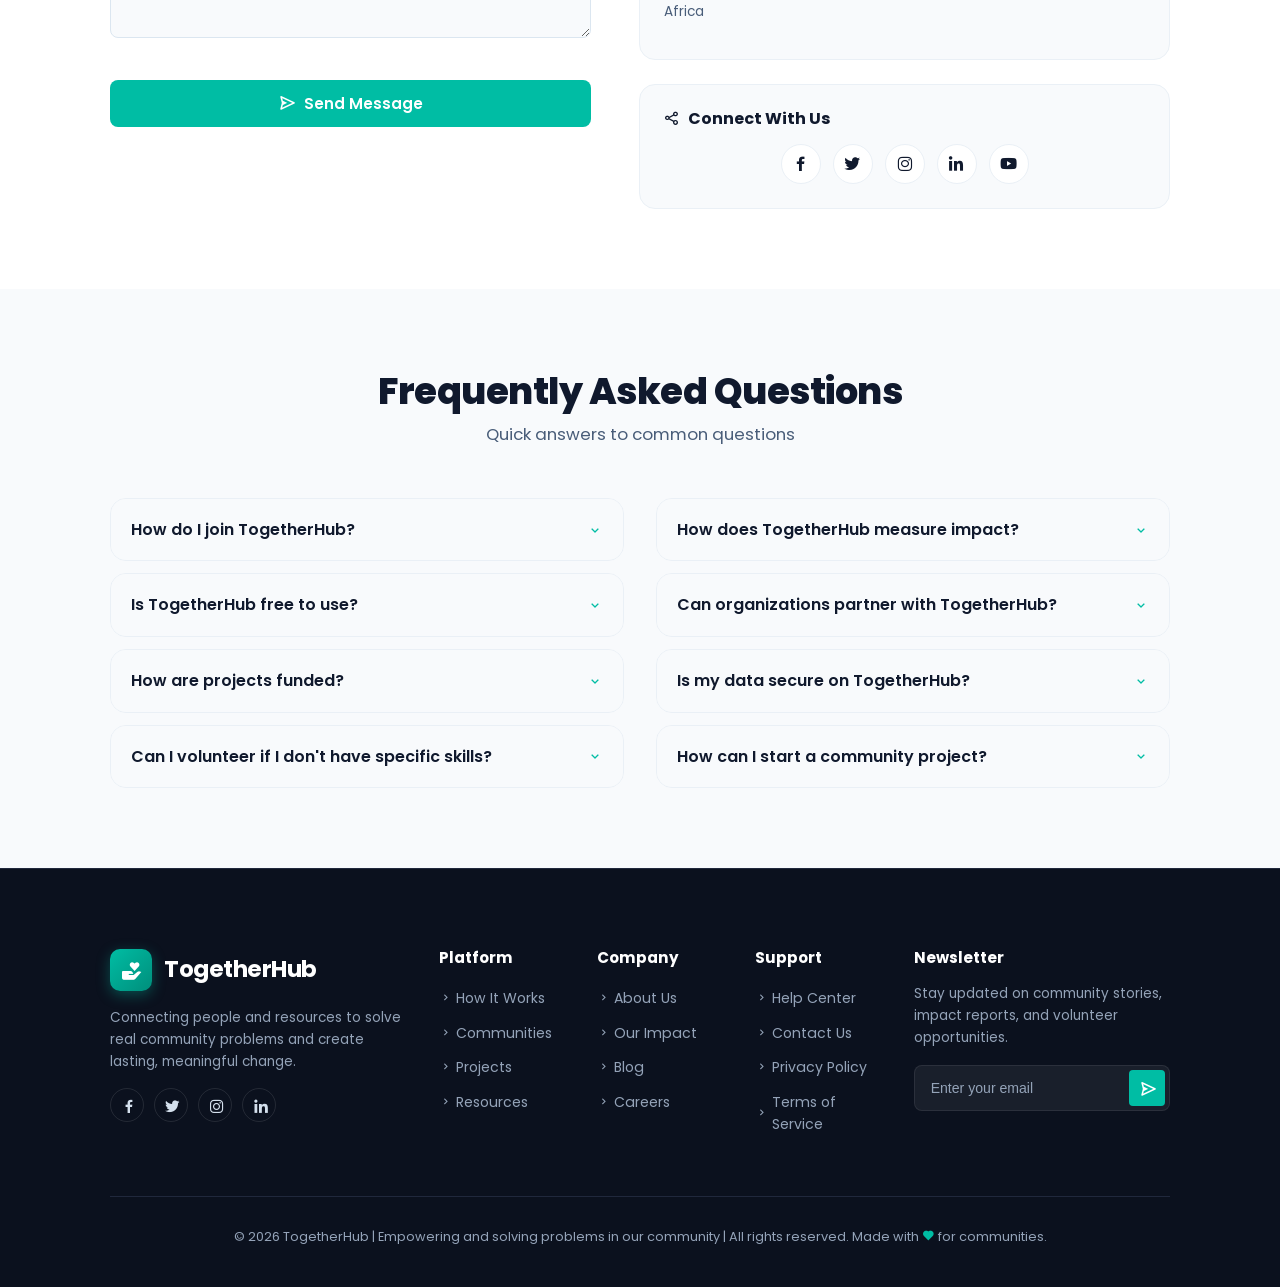
<file: contact.html>
<!DOCTYPE html>
<html lang="en">

<head>
    <meta charset="UTF-8">
    <meta name="viewport" content="width=device-width, initial-scale=1.0">
    <meta name="description"
        content="Get in touch with TogetherHub. We're here to answer your questions, discuss partnerships, or hear about your community's needs.">
    <title>Contact Us | TogetherHub</title>
    <link rel="apple-touch-icon" sizes="180x180" href="favicon/apple-touch-icon.png">
    <link rel="icon" type="image/png" sizes="32x32" href="favicon/favicon-32x32.png">
    <link rel="icon" type="image/png" sizes="16x16" href="favicon/favicon-16x16.png">
    <link rel="manifest" href="favicon/site.webmanifest">
    <link href='https://unpkg.com/boxicons@2.1.4/css/boxicons.min.css' rel='stylesheet'>
    <link rel="stylesheet" href="https://cdnjs.cloudflare.com/ajax/libs/font-awesome/6.5.0/css/all.min.css">
    <link rel="stylesheet" href="style.css">
</head>

<body>

    <!-- DYNAMIC STICKY NAVIGATION HEADER -->
    <header>
        <div class="container flex-between">
            <a href="index.html" class="logo-link" id="logo-anchor">
                <div class="logo-icon-box">
                    <i class='bx bxs-donate-heart'></i>
                </div>
                <div class="logo-text-wrapper">
                    <span class="logo-title">TogetherHub</span>
                    <span class="logo-subtitle">Stronger Communities, Together.</span>
                </div>
            </a>

            <nav class="nav-menu" id="navigation-bar">
                <a href="index.html" class="nav-link">Home</a>
                <a href="how-it-works.html" class="nav-link">How It Works</a>
                <a href="communities.html" class="nav-link">Communities</a>
                <a href="impact.html" class="nav-link">Impact</a>
                <a href="about.html" class="nav-link">About Us</a>
                <button class="btn-header" data-modal-target="modal-join">
                    <i class='bx bx-user-plus'></i> Join the Movement
                </button>
                <button class="theme-toggle-btn" type="button" aria-label="Toggle theme">
                    <i class='bx bx-moon'></i>
                </button>
            </nav>

            <div class="menu-toggle" id="mobile-menu-trigger">
                <span></span><span></span><span></span>
            </div>
        </div>
    </header>

    <!-- CONTACT HERO SECTION -->
    <section class="hero contact-hero" id="contact-hero">
        <div class="container">
            <div class="hero-content">
                <span class="hero-badge">
                    <i class='bx bx-message-dots'></i>
                    Get in Touch
                    <i class='bx bx-message-dots'></i>
                </span>
                <h1 class="hero-title">We'd Love<br>to Hear From You</h1>
                <p class="hero-description">
                    Have a question? Want to discuss a partnership? Or ready to launch your community project? 
                    Reach out to our team—we're here to help.
                </p>
            </div>
        </div>
        <div class="hero-curve-container">
            <svg class="hero-curve-svg" viewBox="0 0 1440 80" preserveAspectRatio="none"
                xmlns="http://www.w3.org/2000/svg">
                <path d="M0,0 Q720,80 1440,0 L1440,80 L0,80 Z"></path>
            </svg>
        </div>
    </section>

    <!-- CONTACT FORM & INFO GRID -->
    <section class="contact-main-section" id="contact-main">
        <div class="container">
            <div class="contact-grid">
                <!-- Contact Form -->
                <div class="contact-form-wrapper">
                    <div class="form-header">
                        <h2 class="form-title">Send us a Message</h2>
                        <p class="form-subtitle">We typically respond within 24 hours</p>
                    </div>

                    <form class="validated-form contact-form" data-form-type="Contact Form">
                        <div class="form-group">
                            <label class="form-label" for="contact-name">
                                <i class='bx bx-user'></i> Full Name
                            </label>
                            <input 
                                type="text" 
                                id="contact-name" 
                                class="form-input form-input-lg" 
                                placeholder="Your full name" 
                                required
                            >
                        </div>

                        <div class="form-group">
                            <label class="form-label" for="contact-email">
                                <i class='bx bx-envelope'></i> Email Address
                            </label>
                            <input 
                                type="email" 
                                id="contact-email" 
                                class="form-input form-input-lg" 
                                placeholder="your.email@example.com" 
                                required
                            >
                        </div>

                        <div class="form-group">
                            <label class="form-label" for="contact-organization">
                                <i class='bx bx-briefcase'></i> Organization
                            </label>
                            <input 
                                type="text" 
                                id="contact-organization" 
                                class="form-input form-input-lg" 
                                placeholder="Your organization (optional)"
                            >
                        </div>

                        <div class="form-group">
                            <label class="form-label" for="contact-subject">
                                <i class='bx bx-heading'></i> Subject
                            </label>
                            <select id="contact-subject" class="form-input form-input-lg" required>
                                <option value="">Select a subject...</option>
                                <option value="partnership">Partnership Inquiry</option>
                                <option value="volunteer">Volunteer Opportunity</option>
                                <option value="project">Start a Project</option>
                                <option value="support">Technical Support</option>
                                <option value="other">Other</option>
                            </select>
                        </div>

                        <div class="form-group">
                            <label class="form-label" for="contact-message">
                                <i class='bx bx-message'></i> Message
                            </label>
                            <textarea 
                                id="contact-message" 
                                class="form-input form-input-lg" 
                                placeholder="Tell us more about your inquiry..." 
                                rows="6"
                                required
                            ></textarea>
                        </div>

                        <button type="submit" class="btn btn-primary btn-form-submit" style="width: 100%;">
                            <i class='bx bx-send'></i> Send Message
                        </button>
                    </form>
                </div>

                <!-- Contact Information -->
                <div class="contact-info-wrapper">
                    <!-- Quick Contact Cards -->
                    <div class="contact-info-grid">
                        <!-- Email -->
                        <div class="contact-info-card">
                            <div class="contact-icon-box teal">
                                <i class='bx bx-envelope'></i>
                            </div>
                            <h4 class="contact-info-title">Email Us</h4>
                            <p class="contact-info-text">General inquiries</p>
                            <a href="mailto:hello@togetherhub.org" class="contact-info-link">
                                hello@togetherhub.org
                            </a>
                        </div>

                        <!-- Support -->
                        <div class="contact-info-card">
                            <div class="contact-icon-box purple">
                                <i class='bx bx-support'></i>
                            </div>
                            <h4 class="contact-info-title">Support</h4>
                            <p class="contact-info-text">Platform help & technical</p>
                            <a href="mailto:support@togetherhub.org" class="contact-info-link">
                                support@togetherhub.org
                            </a>
                        </div>

                        <!-- Partnerships -->
                        <div class="contact-info-card">
                            <div class="contact-icon-box blue">
                                <i class='bx bx-handshake'></i>
                            </div>
                            <h4 class="contact-info-title">Partnerships</h4>
                            <p class="contact-info-text">Collaborate with us</p>
                            <a href="mailto:partner@togetherhub.org" class="contact-info-link">
                                partner@togetherhub.org
                            </a>
                        </div>

                        <!-- Volunteering -->
                        <div class="contact-info-card">
                            <div class="contact-icon-box green">
                                <i class='bx bxs-hand-up'></i>
                            </div>
                            <h4 class="contact-info-title">Volunteering</h4>
                            <p class="contact-info-text">Join our community</p>
                            <a href="mailto:volunteer@togetherhub.org" class="contact-info-link">
                                volunteer@togetherhub.org
                            </a>
                        </div>
                    </div>

                    <!-- Office Locations -->
                    <div class="office-locations-card">
                        <h4 class="contact-section-title">
                            <i class='bx bxs-map-pin'></i> Office Locations
                        </h4>
                        <div class="office-item">
                            <span class="office-region">North America HQ</span>
                            <p class="office-address">
                                123 Community Street<br>
                                Toronto, Ontario M5V 3A1<br>
                                Canada
                            </p>
                        </div>
                        <div class="office-item">
                            <span class="office-region">Africa Regional</span>
                            <p class="office-address">
                                456 Change Avenue<br>
                                Lagos, Nigeria<br>
                                Africa
                            </p>
                        </div>
                    </div>

                    <!-- Social Links -->
                    <div class="social-links-card">
                        <h4 class="contact-section-title">
                            <i class='bx bx-share-alt'></i> Connect With Us
                        </h4>
                        <div class="social-links-grid">
                            <a href="#" class="social-link" aria-label="Facebook">
                                <i class='bx bxl-facebook'></i>
                            </a>
                            <a href="#" class="social-link" aria-label="Twitter">
                                <i class='bx bxl-twitter'></i>
                            </a>
                            <a href="#" class="social-link" aria-label="Instagram">
                                <i class='bx bxl-instagram'></i>
                            </a>
                            <a href="#" class="social-link" aria-label="LinkedIn">
                                <i class='bx bxl-linkedin'></i>
                            </a>
                            <a href="#" class="social-link" aria-label="YouTube">
                                <i class='bx bxl-youtube'></i>
                            </a>
                        </div>
                    </div>
                </div>
            </div>
        </div>
    </section>

    <!-- FAQ SECTION -->
    <section class="faq-section" id="faq">
        <div class="container">
            <div class="section-header">
                <h2 class="section-title">Frequently Asked Questions</h2>
                <p class="section-subtitle">Quick answers to common questions</p>
            </div>

            <div class="faq-grid">
                <!-- FAQ Column 1 -->
                <div class="faq-column">
                    <!-- FAQ Item 1 -->
                    <details class="faq-item">
                        <summary class="faq-question">
                            <span>How do I join TogetherHub?</span>
                            <i class='bx bx-chevron-down'></i>
                        </summary>
                        <div class="faq-answer">
                            <p>
                                Joining is simple! Click the "Join the Movement" button anywhere on our site, 
                                fill out your profile with your name, email, and location, and you're ready to start. 
                                It takes less than two minutes.
                            </p>
                        </div>
                    </details>

                    <!-- FAQ Item 2 -->
                    <details class="faq-item">
                        <summary class="faq-question">
                            <span>Is TogetherHub free to use?</span>
                            <i class='bx bx-chevron-down'></i>
                        </summary>
                        <div class="faq-answer">
                            <p>
                                Yes! TogetherHub is completely free for all community members. We believe 
                                social impact should be accessible to everyone, regardless of financial means.
                            </p>
                        </div>
                    </details>

                    <!-- FAQ Item 3 -->
                    <details class="faq-item">
                        <summary class="faq-question">
                            <span>How are projects funded?</span>
                            <i class='bx bx-chevron-down'></i>
                        </summary>
                        <div class="faq-answer">
                            <p>
                                Projects are funded through community contributions, grants, partnerships, and 
                                crowdfunding campaigns. We provide tools and support to help communities raise the 
                                resources they need.
                            </p>
                        </div>
                    </details>

                    <!-- FAQ Item 4 -->
                    <details class="faq-item">
                        <summary class="faq-question">
                            <span>Can I volunteer if I don't have specific skills?</span>
                            <i class='bx bx-chevron-down'></i>
                        </summary>
                        <div class="faq-answer">
                            <p>
                                Absolutely! Every community project needs diverse skills and perspectives. 
                                Whether you can donate time, skills, or just enthusiasm, there's a role for you.
                            </p>
                        </div>
                    </details>
                </div>

                <!-- FAQ Column 2 -->
                <div class="faq-column">
                    <!-- FAQ Item 5 -->
                    <details class="faq-item">
                        <summary class="faq-question">
                            <span>How does TogetherHub measure impact?</span>
                            <i class='bx bx-chevron-down'></i>
                        </summary>
                        <div class="faq-answer">
                            <p>
                                We track multiple metrics: lives directly impacted, projects completed, funding mobilized, 
                                and long-term community outcomes. Every project shares real data about its progress and results.
                            </p>
                        </div>
                    </details>

                    <!-- FAQ Item 6 -->
                    <details class="faq-item">
                        <summary class="faq-question">
                            <span>Can organizations partner with TogetherHub?</span>
                            <i class='bx bx-chevron-down'></i>
                        </summary>
                        <div class="faq-answer">
                            <p>
                                Yes! We welcome partnerships with NGOs, businesses, educational institutions, 
                                and government bodies. Contact our partnerships team at partner@togetherhub.org to explore collaboration.
                            </p>
                        </div>
                    </details>

                    <!-- FAQ Item 7 -->
                    <details class="faq-item">
                        <summary class="faq-question">
                            <span>Is my data secure on TogetherHub?</span>
                            <i class='bx bx-chevron-down'></i>
                        </summary>
                        <div class="faq-answer">
                            <p>
                                Data security is paramount. We use industry-standard encryption, comply with GDPR and 
                                international privacy regulations, and never share your information without consent.
                            </p>
                        </div>
                    </details>

                    <!-- FAQ Item 8 -->
                    <details class="faq-item">
                        <summary class="faq-question">
                            <span>How can I start a community project?</span>
                            <i class='bx bx-chevron-down'></i>
                        </summary>
                        <div class="faq-answer">
                            <p>
                                Log into your account, navigate to "Start a Project," tell us about your idea, 
                                identify impact metrics, and launch. Our team provides resources and support throughout.
                            </p>
                        </div>
                    </details>
                </div>
            </div>
        </div>
    </section>

    <!-- FOOTER -->
    <footer>
        <div class="container">
            <div class="footer-top">
                <div class="footer-brand-col">
                    <a href="index.html" class="logo-link">
                        <div class="logo-icon-box">
                            <i class='bx bxs-donate-heart'></i>
                        </div>
                        <div class="logo-text-wrapper">
                            <span class="logo-title" style="color: var(--text-light);">TogetherHub</span>
                        </div>
                    </a>
                    <p class="footer-brand-desc">
                        Connecting people and resources to solve real community problems
                        and create lasting, meaningful change.
                    </p>
                    <div class="footer-socials">
                        <a href="#" class="footer-social-btn flex-center" aria-label="Facebook"><i
                                class='bx bxl-facebook'></i></a>
                        <a href="#" class="footer-social-btn flex-center" aria-label="Twitter"><i
                                class='bx bxl-twitter'></i></a>
                        <a href="#" class="footer-social-btn flex-center" aria-label="Instagram"><i
                                class='bx bxl-instagram'></i></a>
                        <a href="#" class="footer-social-btn flex-center" aria-label="LinkedIn"><i
                                class='bx bxl-linkedin'></i></a>
                    </div>
                </div>

                <div class="footer-links-col">
                    <h4 class="footer-col-title">Platform</h4>
                    <ul class="footer-links-list">
                        <li><a href="how-it-works.html" class="footer-link"><i class='bx bx-chevron-right'></i> How It Works</a></li>
                        <li><a href="communities.html" class="footer-link"><i class='bx bx-chevron-right'></i> Communities</a></li>
                        <li><a href="projects.html" class="footer-link"><i class='bx bx-chevron-right'></i> Projects</a></li>
                        <li><a href="#" class="footer-link"><i class='bx bx-chevron-right'></i> Resources</a></li>
                    </ul>
                </div>

                <div class="footer-links-col">
                    <h4 class="footer-col-title">Company</h4>
                    <ul class="footer-links-list">
                        <li><a href="about.html" class="footer-link"><i class='bx bx-chevron-right'></i> About Us</a></li>
                        <li><a href="impact.html" class="footer-link"><i class='bx bx-chevron-right'></i> Our Impact</a></li>
                        <li><a href="#" class="footer-link"><i class='bx bx-chevron-right'></i> Blog</a></li>
                        <li><a href="#" class="footer-link"><i class='bx bx-chevron-right'></i> Careers</a></li>
                    </ul>
                </div>

                <div class="footer-links-col">
                    <h4 class="footer-col-title">Support</h4>
                    <ul class="footer-links-list">
                        <li><a href="#" class="footer-link"><i class='bx bx-chevron-right'></i> Help Center</a></li>
                        <li><a href="contact.html" class="footer-link"><i class='bx bx-chevron-right'></i> Contact Us</a></li>
                        <li><a href="#" class="footer-link"><i class='bx bx-chevron-right'></i> Privacy Policy</a></li>
                        <li><a href="#" class="footer-link"><i class='bx bx-chevron-right'></i> Terms of Service</a></li>
                    </ul>
                </div>

                <div class="footer-news-col">
                    <h4 class="footer-col-title" style="cursor:default;">Newsletter</h4>
                    <p class="footer-news-desc">
                        Stay updated on community stories, impact reports, and volunteer opportunities.
                    </p>
                    <form class="footer-news-form">
                        <input type="email" class="footer-news-input" placeholder="Enter your email" required
                            aria-label="Email address">
                        <button type="submit" class="footer-news-btn flex-center">
                            <i class='bx bx-send'></i>
                        </button>
                    </form>
                </div>
            </div>

            <div class="footer-bottom">
                <span>
                    &copy; 2026 TogetherHub | Empowering and solving problems in our community | All rights reserved.
                    Made with <i class='bx bxs-heart' style="color: var(--primary-teal);"></i> for communities.
                </span>
            </div>
        </div>
    </footer>

    <!-- Toast Notification Container -->
    <div class="toast-container"></div>

    <!-- Main JavaScript Engine -->
    <script src="main.js"></script>
</body>

</html>
</file>
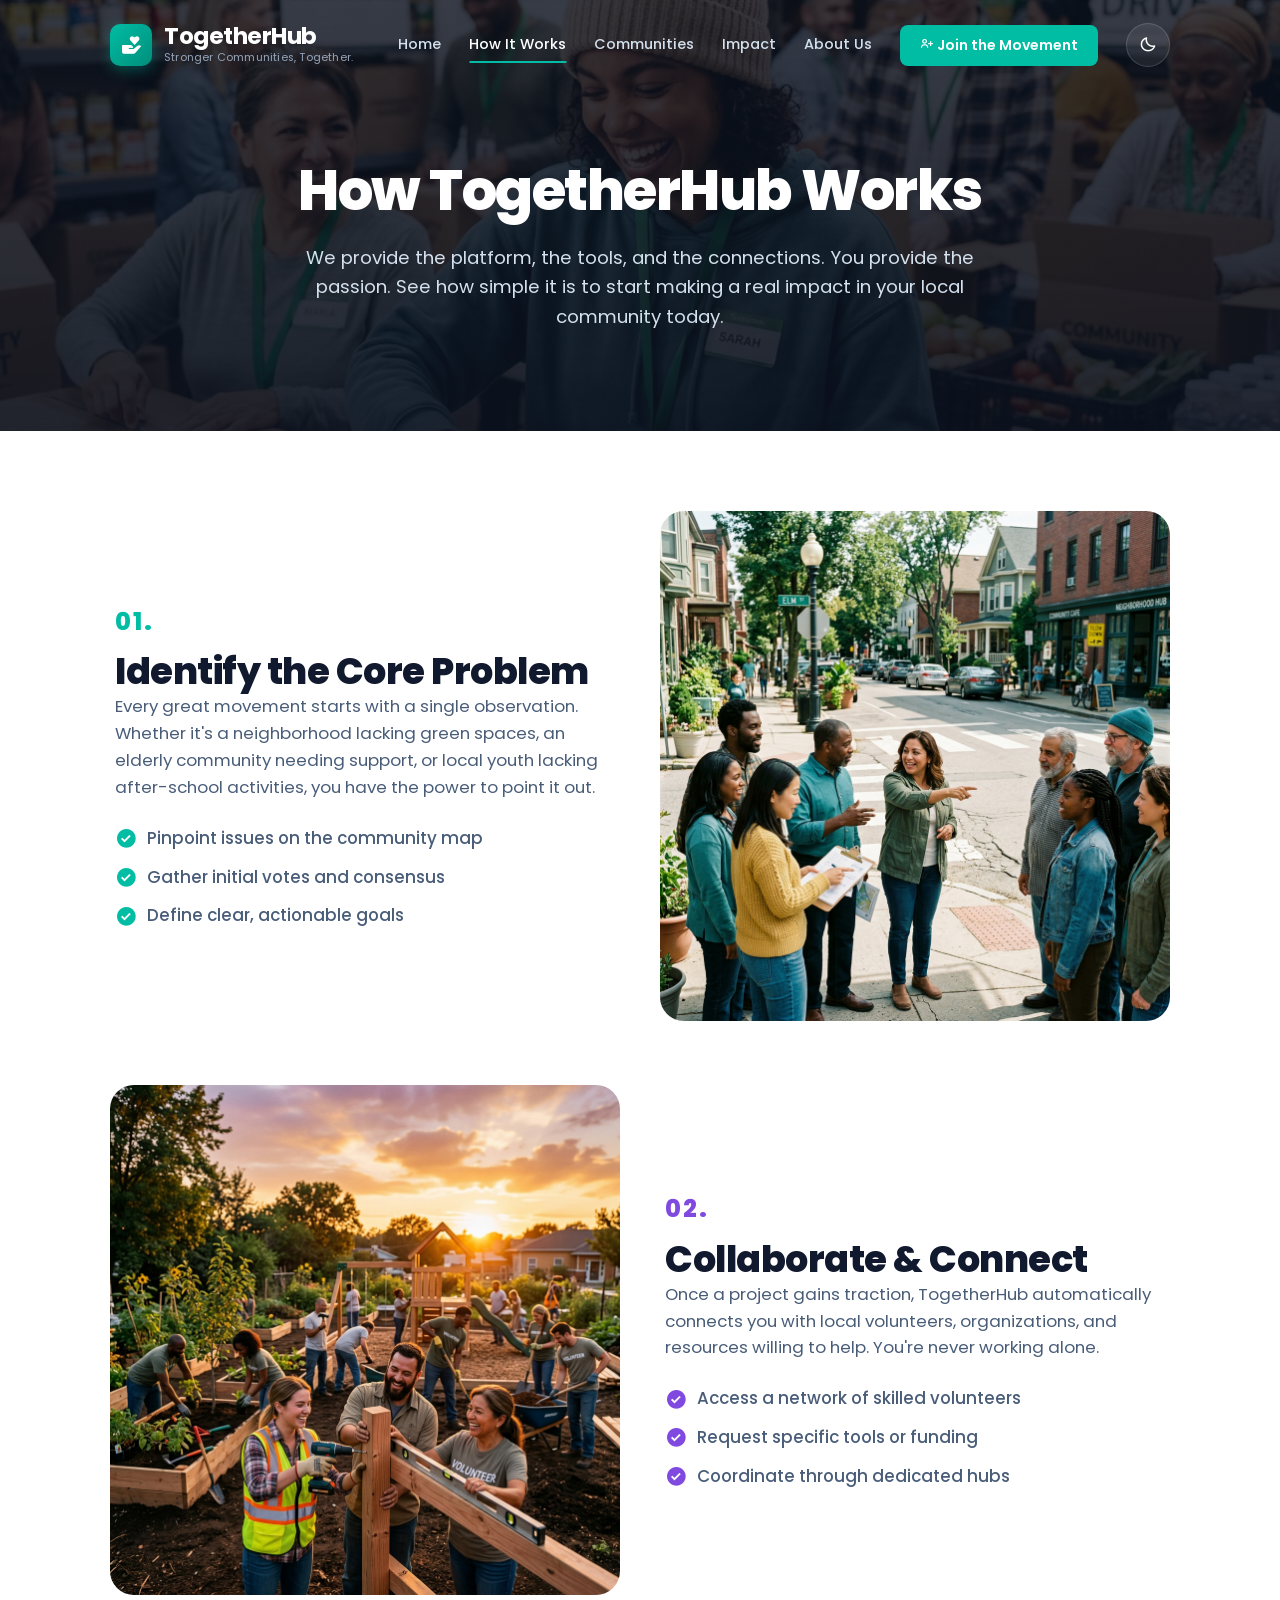
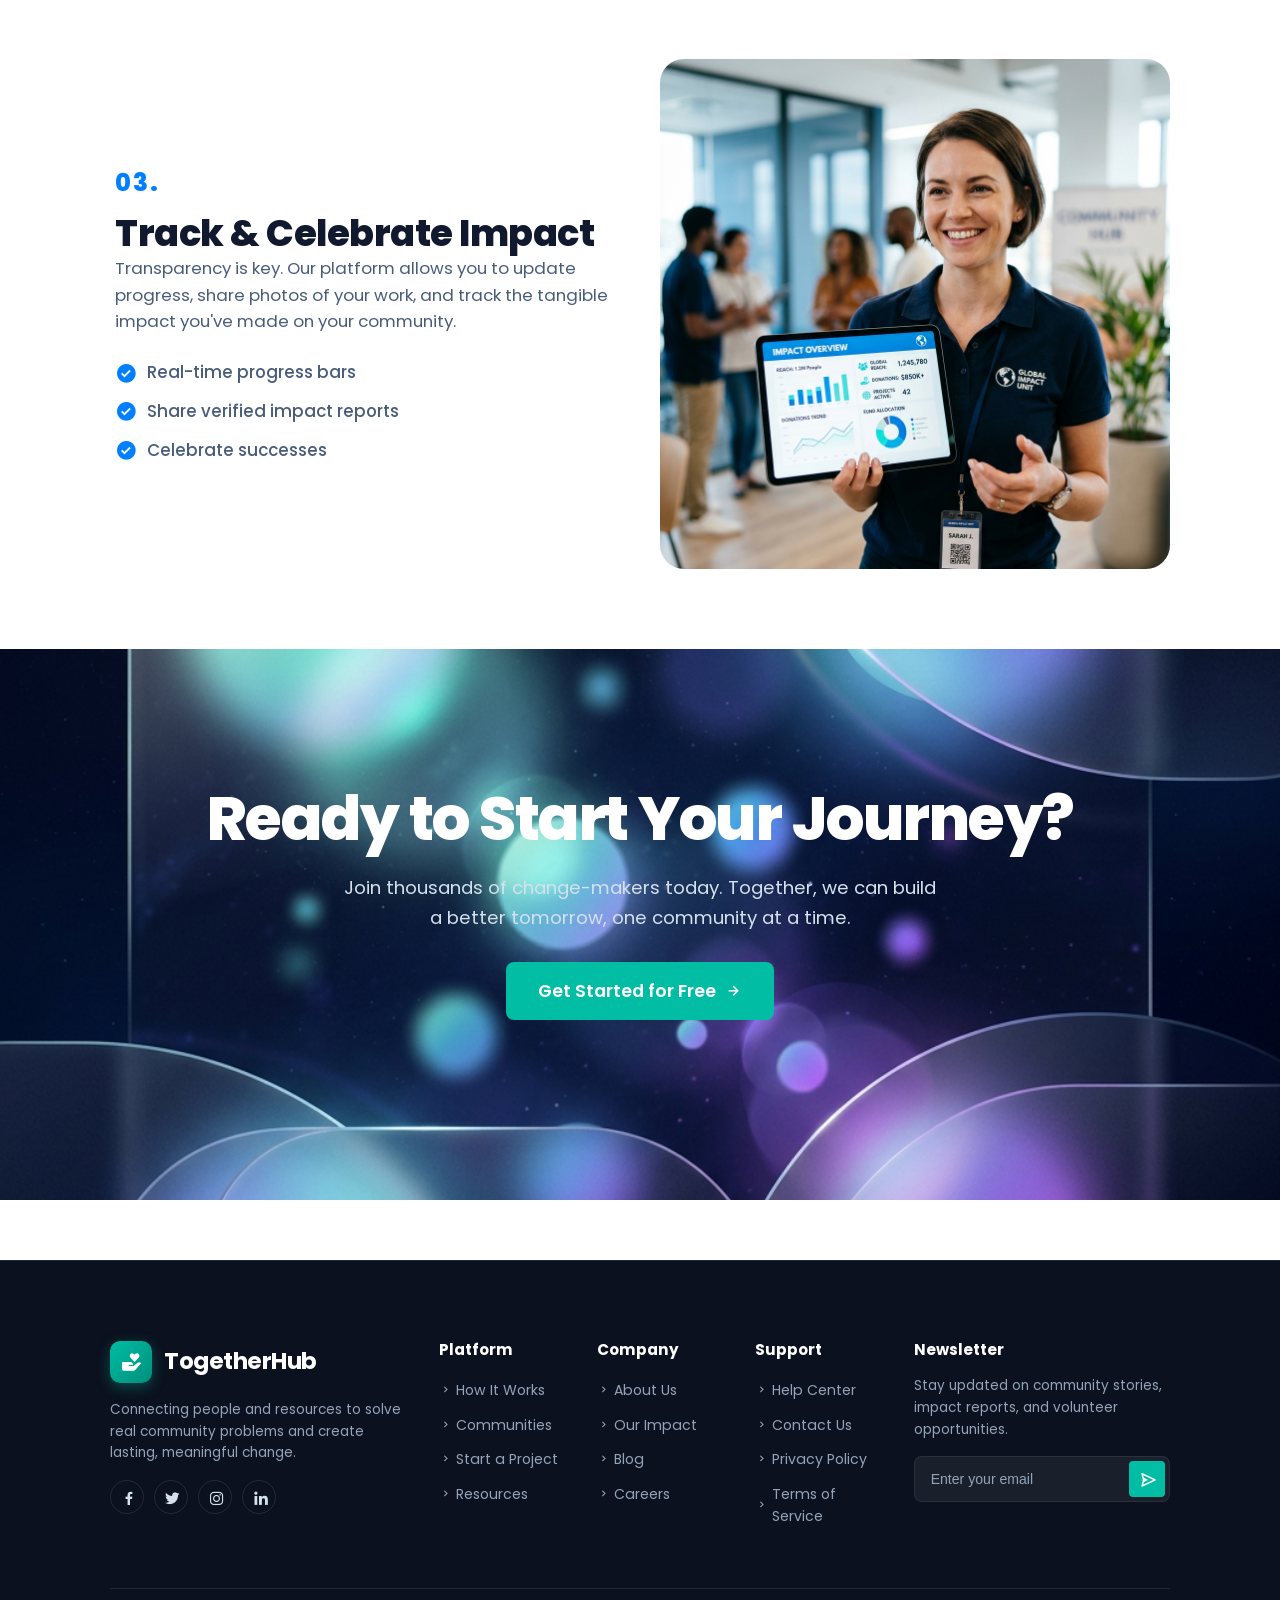
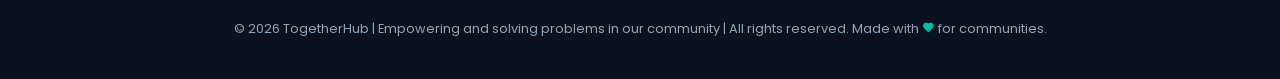
<file: how-it-works.html>
<!DOCTYPE html>
<html lang="en">

<head>
    <meta charset="UTF-8">
    <meta name="viewport" content="width=device-width, initial-scale=1.0">
    <meta name="description"
        content="Discover how TogetherHub works. Simple steps to identify community problems, collaborate with neighbors, and track real local impact.">
    <title>How It Works | TogetherHub</title>
    <link rel="apple-touch-icon" sizes="180x180" href="favicon/apple-touch-icon.png">
    <link rel="icon" type="image/png" sizes="32x32" href="favicon/favicon-32x32.png">
    <link rel="icon" type="image/png" sizes="16x16" href="favicon/favicon-16x16.png">
    <link rel="manifest" href="favicon/site.webmanifest">
    <link href='https://unpkg.com/boxicons@2.1.4/css/boxicons.min.css' rel='stylesheet'>
    <link rel="stylesheet" href="https://cdnjs.cloudflare.com/ajax/libs/font-awesome/6.5.0/css/all.min.css">
    <link rel="stylesheet" href="style.css">
</head>

<body>

    <!-- DYNAMIC STICKY NAVIGATION HEADER -->
    <header>
        <div class="container flex-between">
            <a href="index.html" class="logo-link" id="logo-anchor">
                <div class="logo-icon-box">
                    <i class='bx bxs-donate-heart'></i>
                </div>
                <div class="logo-text-wrapper">
                    <span class="logo-title">TogetherHub</span>
                    <span class="logo-subtitle">Stronger Communities, Together.</span>
                </div>
            </a>

            <nav class="nav-menu" id="navigation-bar">
                <a href="index.html" class="nav-link">Home</a>
                <a href="how-it-works.html" class="nav-link active">How It Works</a>
                <a href="communities.html" class="nav-link">Communities</a>
                <a href="impact.html" class="nav-link">Impact</a>
                <a href="about.html" class="nav-link">About Us</a>
                <button class="btn-header" data-modal-target="modal-join">
                    <i class='bx bx-user-plus'></i> Join the Movement
                </button>
                <button class="theme-toggle-btn" type="button" aria-label="Toggle theme">
                    <i class='bx bx-moon'></i>
                </button>
            </nav>

            <div class="menu-toggle" id="mobile-menu-trigger">
                <span></span><span></span><span></span>
            </div>
        </div>
    </header>

    <!-- HOW IT WORKS HERO -->
    <section class="page-hero" style="background-image: linear-gradient(rgba(11, 17, 30, 0.8), rgba(11, 17, 30, 0.9)), url('assets/hero-bg.png');">
        <div class="container text-center">
            <h1 class="hero-title" style="font-size: 3.5rem;">How TogetherHub Works</h1>
            <p class="hero-description" style="max-width: 700px; margin: 20px auto 0;">
                We provide the platform, the tools, and the connections. You provide the passion. See how simple it is to start making a real impact in your local community today.
            </p>
        </div>
    </section>

    <!-- DETAILED STEPS SECTION -->
    <section class="detailed-steps-section">
        <div class="container">
            
            <!-- Step 1 -->
            <div class="step-grid-row">
                <div class="step-content">
                    <span class="step-number" style="color: var(--primary-teal);">01.</span>
                    <h2 class="section-title">Identify the Core Problem</h2>
                    <p class="section-subtitle">
                        Every great movement starts with a single observation. Whether it's a neighborhood lacking green spaces, an elderly community needing support, or local youth lacking after-school activities, you have the power to point it out.
                    </p>
                    <ul class="feature-list mt-3">
                        <li><i class='bx bxs-check-circle' style="color: var(--primary-teal);"></i> Pinpoint issues on the community map</li>
                        <li><i class='bx bxs-check-circle' style="color: var(--primary-teal);"></i> Gather initial votes and consensus</li>
                        <li><i class='bx bxs-check-circle' style="color: var(--primary-teal);"></i> Define clear, actionable goals</li>
                    </ul>
                </div>
                <div class="step-image-wrapper">
                    <img src="assets/step_1_identify.png" alt="Community identifying problems" class="rounded-image shadow-lg">
                </div>
            </div>

            <!-- Step 2 -->
            <div class="step-grid-row step-reverse">
                <div class="step-content">
                    <span class="step-number" style="color: var(--accent-purple);">02.</span>
                    <h2 class="section-title">Collaborate & Connect</h2>
                    <p class="section-subtitle">
                        Once a project gains traction, TogetherHub automatically connects you with local volunteers, organizations, and resources willing to help. You're never working alone.
                    </p>
                    <ul class="feature-list mt-3">
                        <li><i class='bx bxs-check-circle' style="color: var(--accent-purple);"></i> Access a network of skilled volunteers</li>
                        <li><i class='bx bxs-check-circle' style="color: var(--accent-purple);"></i> Request specific tools or funding</li>
                        <li><i class='bx bxs-check-circle' style="color: var(--accent-purple);"></i> Coordinate through dedicated hubs</li>
                    </ul>
                </div>
                <div class="step-image-wrapper">
                    <img src="assets/step_2_collaborate.png" alt="Volunteers collaborating" class="rounded-image shadow-lg">
                </div>
            </div>

            <!-- Step 3 -->
            <div class="step-grid-row">
                <div class="step-content">
                    <span class="step-number" style="color: var(--accent-blue);">03.</span>
                    <h2 class="section-title">Track & Celebrate Impact</h2>
                    <p class="section-subtitle">
                        Transparency is key. Our platform allows you to update progress, share photos of your work, and track the tangible impact you've made on your community.
                    </p>
                    <ul class="feature-list mt-3">
                        <li><i class='bx bxs-check-circle' style="color: var(--accent-blue);"></i> Real-time progress bars</li>
                        <li><i class='bx bxs-check-circle' style="color: var(--accent-blue);"></i> Share verified impact reports</li>
                        <li><i class='bx bxs-check-circle' style="color: var(--accent-blue);"></i> Celebrate successes</li>
                    </ul>
                </div>
                <div class="step-image-wrapper">
                    <img src="assets/step_3_track.png" alt="Tracking impact on tablet" class="rounded-image shadow-lg">
                </div>
            </div>

        </div>
    </section>

    <!-- CALL TO ACTION -->
    <section class="cta-banner-section" style="background-image: url('assets/banner_background.png'); background-size: cover; background-position: center; margin-bottom: 60px;">
        <div class="container text-center py-large">
            <h2 class="hero-title" style="margin-bottom: 20px;">Ready to Start Your Journey?</h2>
            <p class="hero-description" style="max-width: 600px; margin: 0 auto 30px;">
                Join thousands of change-makers today. Together, we can build a better tomorrow, one community at a time.
            </p>
            <button class="btn btn-primary" data-modal-target="modal-join" style="padding: 16px 32px; font-size: 1.1rem;">
                Get Started for Free <i class='bx bx-right-arrow-alt'></i>
            </button>
        </div>
    </section>

    <!-- MODAL: JOIN THE MOVEMENT -->
    <div class="modal-overlay" id="modal-join">
        <div class="modal-content">
            <button class="modal-close" aria-label="Close modal">&times;</button>
            <div class="modal-icon-header">
                <i class='bx bxs-donate-heart'></i>
            </div>
            <h3 class="modal-title">Join TogetherHub Today</h3>
            <p class="modal-desc">
                Create your local profile in under two minutes. Connect with your community and
                join ongoing projects making a real difference.
            </p>
            <form class="validated-form" data-form-type="Profile Signup">
                <div class="form-group">
                    <label class="form-label" for="join-name"><i class='bx bx-user'></i> Full Name</label>
                    <input type="text" id="join-name" class="form-input" placeholder="Jane Doe" required>
                </div>
                <div class="form-group">
                    <label class="form-label" for="join-email"><i class='bx bx-envelope'></i> Email Address</label>
                    <input type="email" id="join-email" class="form-input" placeholder="jane@example.com" required>
                </div>
                <div class="form-group">
                    <label class="form-label" for="join-location"><i class='bx bx-map-pin'></i> Zip / Postal
                        Code</label>
                    <input type="text" id="join-location" class="form-input" placeholder="10001" required>
                </div>
                <button type="submit" class="btn btn-primary btn-form-submit">
                    <i class='bx bx-rocket'></i> Register and Get Started
                </button>
            </form>
        </div>
    </div>
    <!-- FOOTER-->
    <footer>
        <div class="container">
            <div class="footer-top">

                <!-- Column 1: Brand -->
                <div class="footer-brand-col">
                    <a href="index.html" class="logo-link">
                        <div class="logo-icon-box">
                            <i class='bx bxs-donate-heart'></i>
                        </div>
                        <div class="logo-text-wrapper">
                            <span class="logo-title" style="color: var(--text-light);">TogetherHub</span>
                        </div>
                    </a>
                    <p class="footer-brand-desc">
                        Connecting people and resources to solve real community problems
                        and create lasting, meaningful change.
                    </p>
                    <div class="footer-socials">
                        <a href="#" class="footer-social-btn flex-center" aria-label="Facebook"><i
                                class='bx bxl-facebook'></i></a>
                        <a href="#" class="footer-social-btn flex-center" aria-label="Twitter"><i
                                class='bx bxl-twitter'></i></a>
                        <a href="#" class="footer-social-btn flex-center" aria-label="Instagram"><i
                                class='bx bxl-instagram'></i></a>
                        <a href="#" class="footer-social-btn flex-center" aria-label="LinkedIn"><i
                                class='bx bxl-linkedin'></i></a>
                    </div>
                </div>

                <!-- Column 2: Platform -->
                <div class="footer-links-col">
                    <h4 class="footer-col-title">Platform</h4>
                    <ul class="footer-links-list">
                        <li><a href="how-it-works.html" class="footer-link"><i class='bx bx-chevron-right'></i> How It
                                Works</a></li>
                        <li><a href="communities.html" class="footer-link"><i class='bx bx-chevron-right'></i>
                                Communities</a></li>
                        <li><a href="communities.html" class="footer-link"><i class='bx bx-chevron-right'></i> Start a
                                Project</a></li>
                        <li><a href="#" class="footer-link"><i class='bx bx-chevron-right'></i> Resources</a></li>
                    </ul>
                </div>

                <!-- Column 3: Company -->
                <div class="footer-links-col">
                    <h4 class="footer-col-title">Company</h4>
                    <ul class="footer-links-list">
                        <li><a href="about-us.html" class="footer-link"><i class='bx bx-chevron-right'></i> About Us</a>
                        </li>
                        <li><a href="impact.html" class="footer-link"><i class='bx bx-chevron-right'></i> Our Impact</a>
                        </li>
                        <li><a href="#" class="footer-link"><i class='bx bx-chevron-right'></i> Blog</a></li>
                        <li><a href="#" class="footer-link"><i class='bx bx-chevron-right'></i> Careers</a></li>
                    </ul>
                </div>

                <!-- Column 4: Support -->
                <div class="footer-links-col">
                    <h4 class="footer-col-title">Support</h4>
                    <ul class="footer-links-list">
                        <li><a href="#" class="footer-link"><i class='bx bx-chevron-right'></i> Help Center</a></li>
                        <li><a href="#" class="footer-link"><i class='bx bx-chevron-right'></i> Contact Us</a></li>
                        <li><a href="#" class="footer-link"><i class='bx bx-chevron-right'></i> Privacy Policy</a></li>
                        <li><a href="#" class="footer-link"><i class='bx bx-chevron-right'></i> Terms of Service</a>
                        </li>
                    </ul>
                </div>

                <!-- Column 5: Newsletter -->
                <div class="footer-news-col">
                    <h4 class="footer-col-title" style="cursor:default;">Newsletter</h4>
                    <p class="footer-news-desc">
                        Stay updated on community stories, impact reports, and volunteer opportunities.
                    </p>
                    <form class="footer-news-form">
                        <input type="email" class="footer-news-input" placeholder="Enter your email" required
                            aria-label="Email address">
                        <button type="submit" class="footer-news-btn flex-center">
                            <i class='bx bx-send'></i>
                        </button>
                    </form>
                </div>

            </div>

            <div class="footer-bottom">
                <span>
                    &copy; 2026 TogetherHub | Empowering and solving problems in our community | All rights reserved.
                    Made with <i class='bx bxs-heart' style="color: var(--primary-teal);"></i> for communities.
                </span>
            </div>
        </div>
    </footer>

    <!-- Toast Notification Container -->
    <div class="toast-container"></div>

    <!-- Main JavaScript Engine -->
    <script src="main.js"></script>
</body>
</html>
</file>
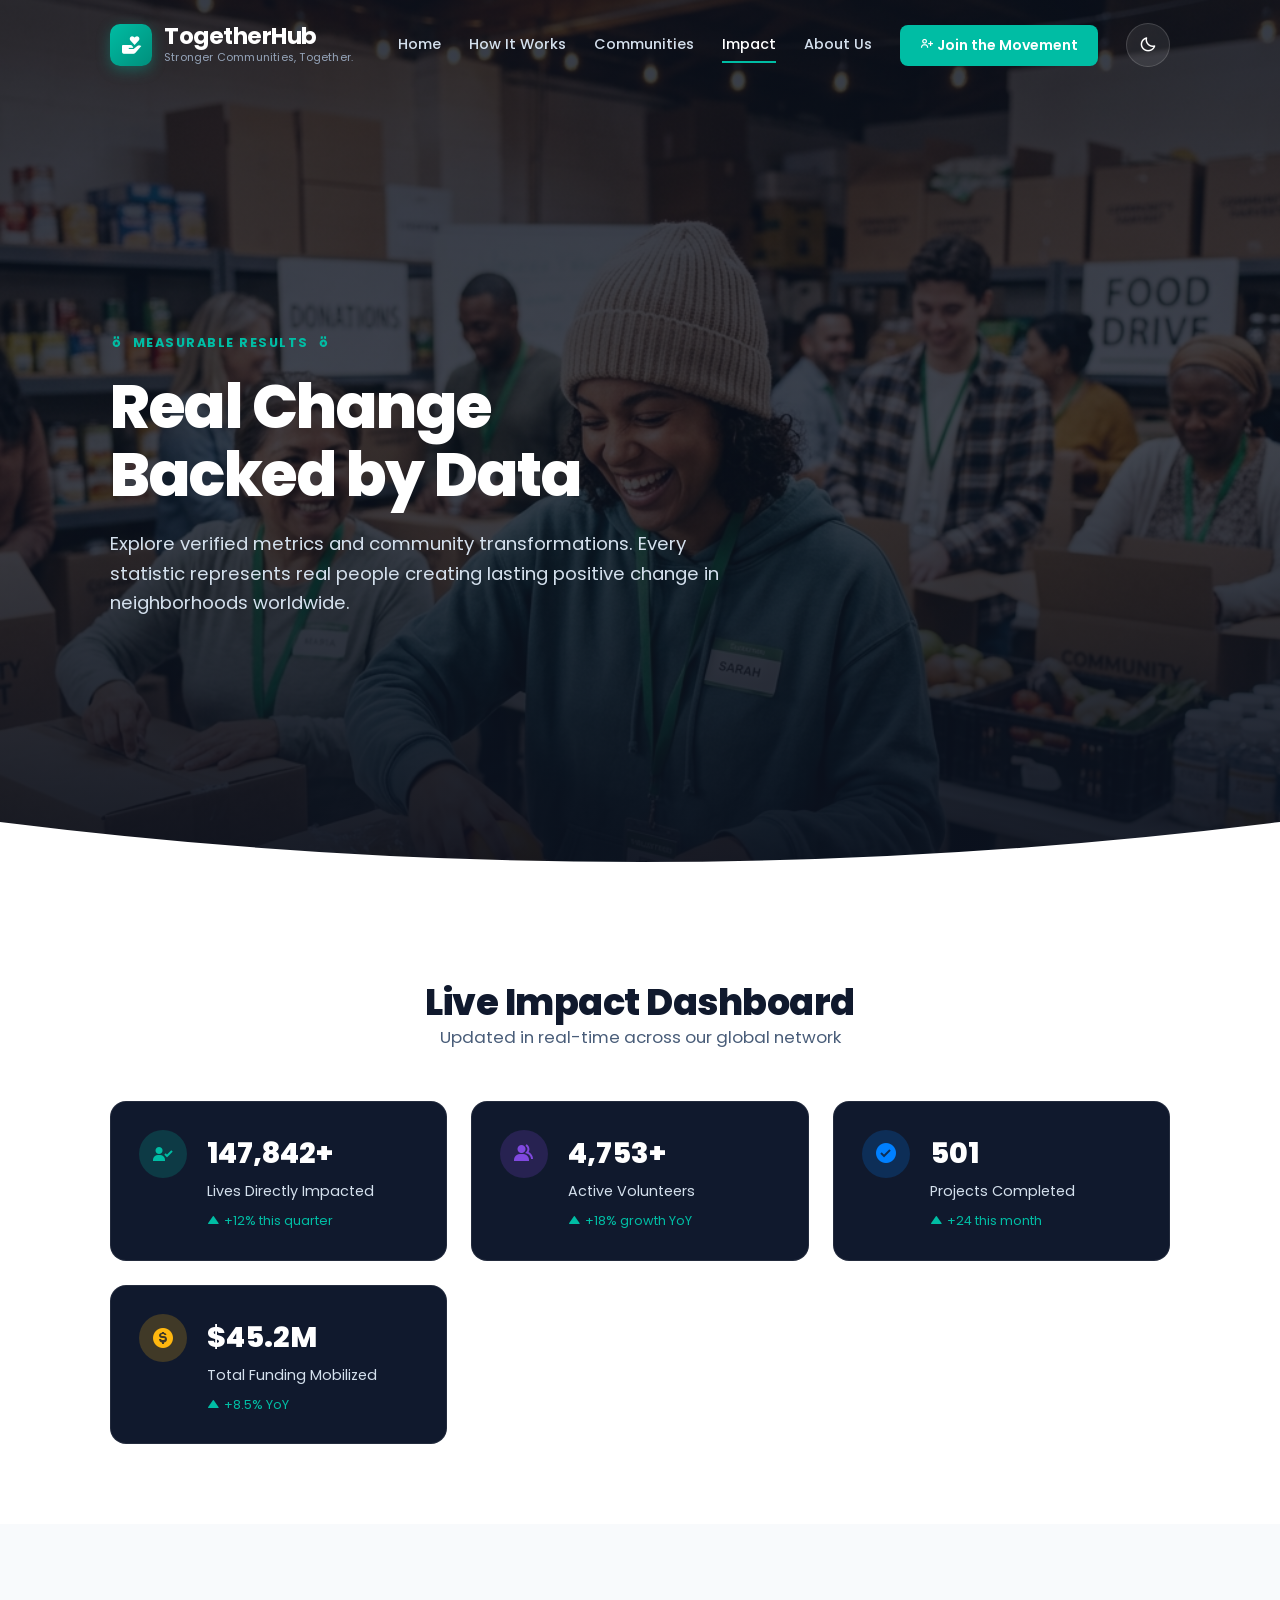
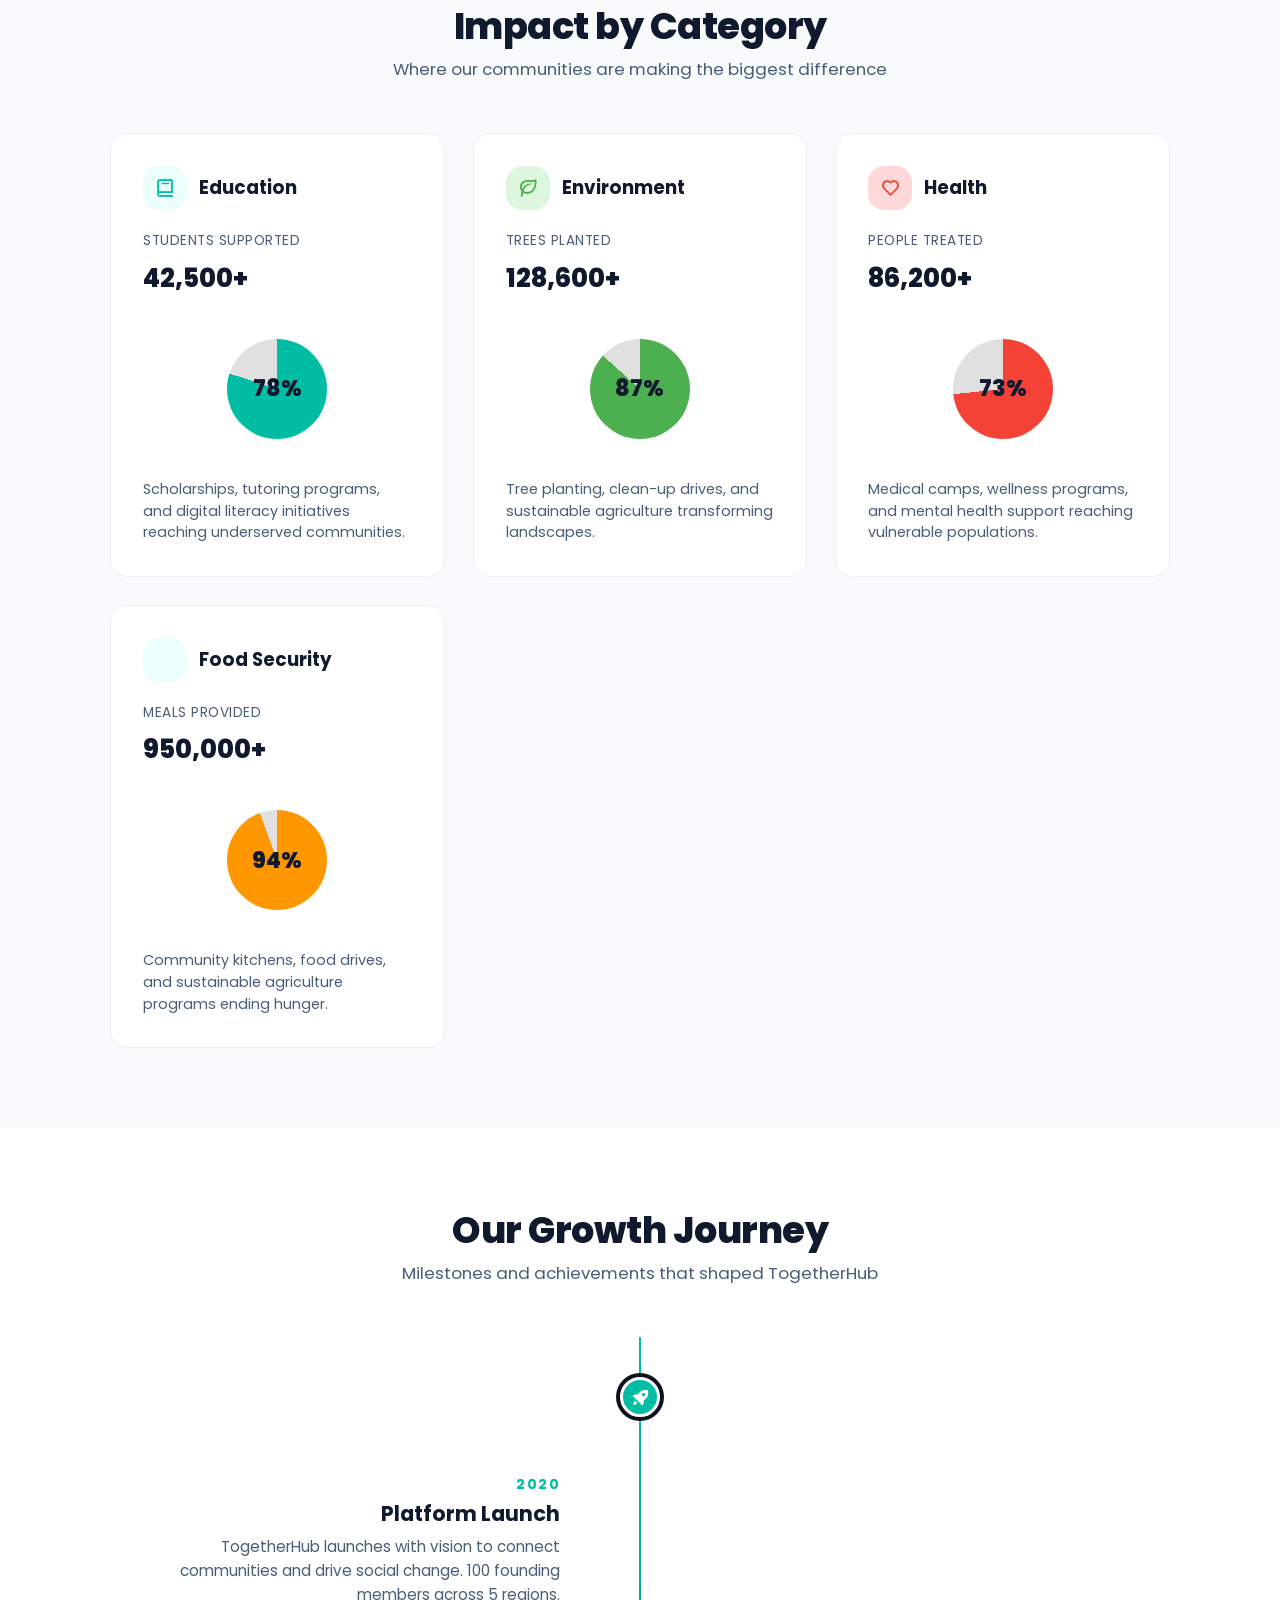
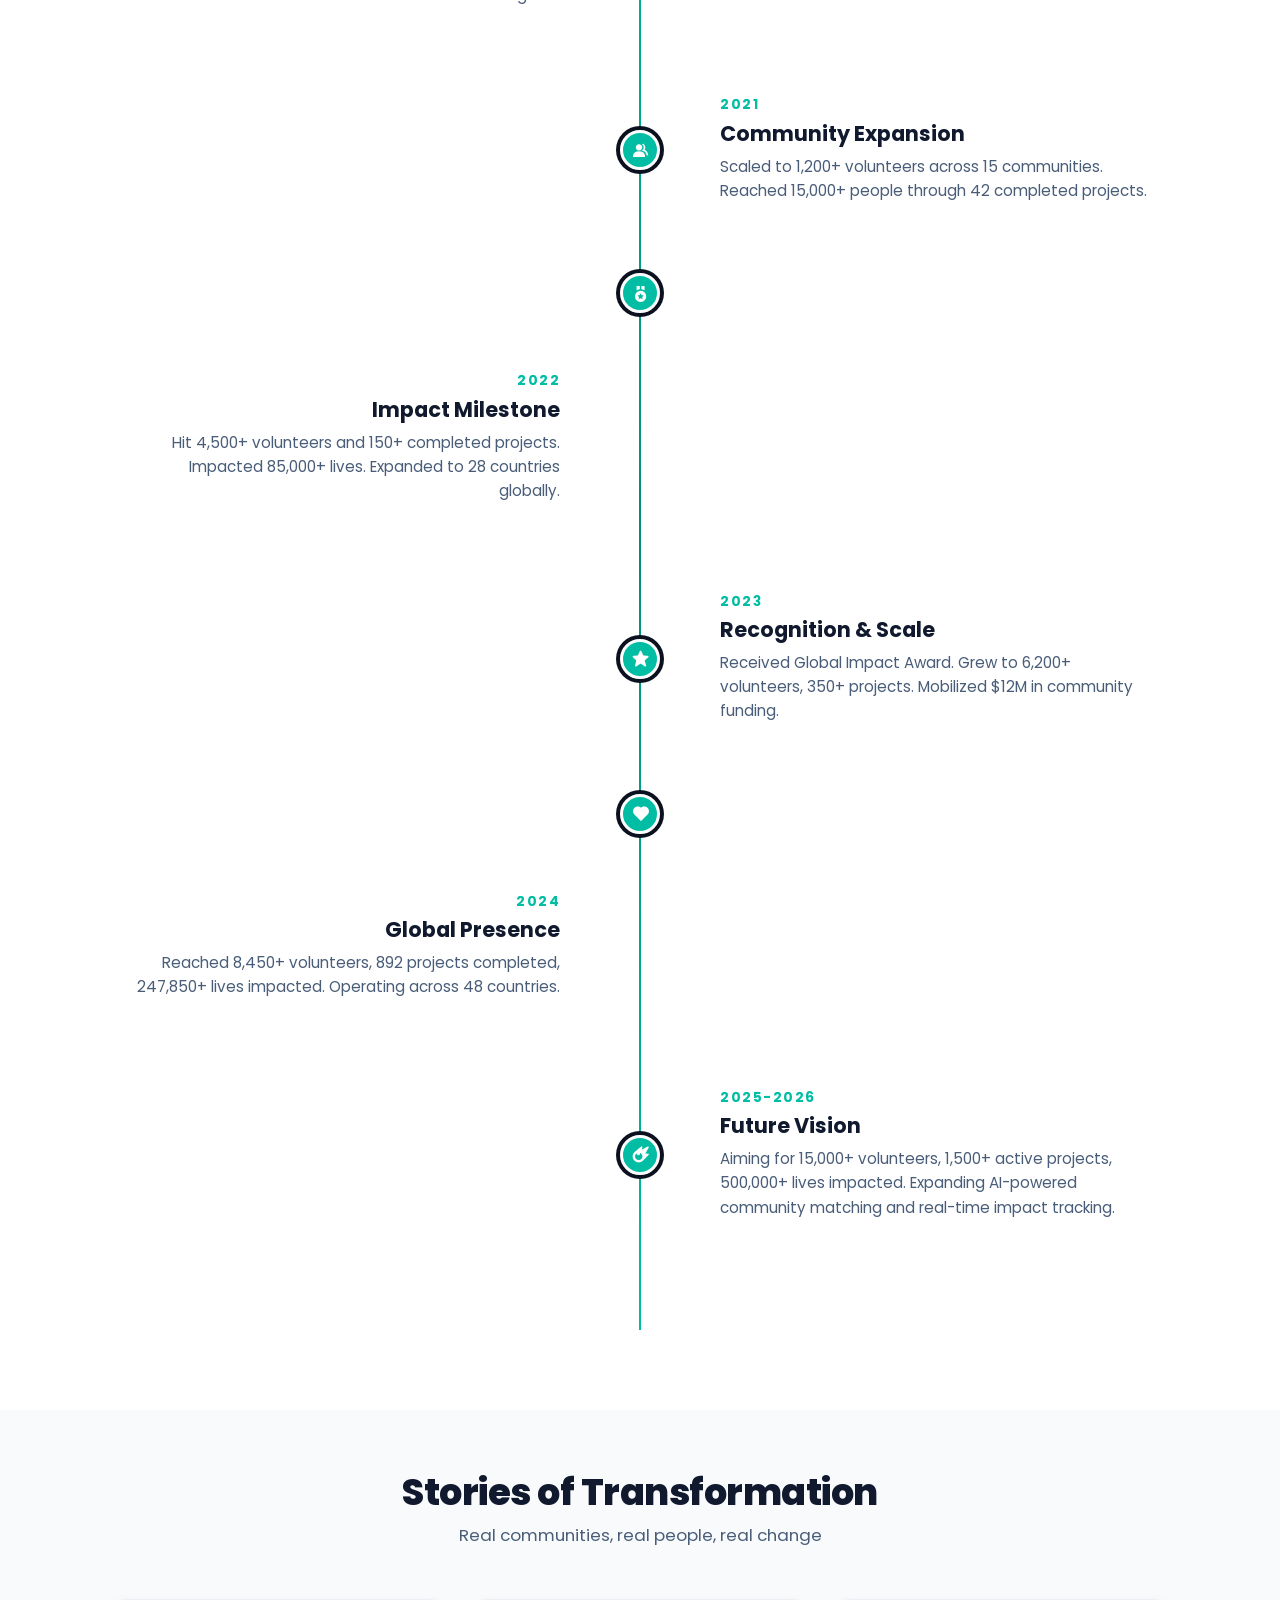
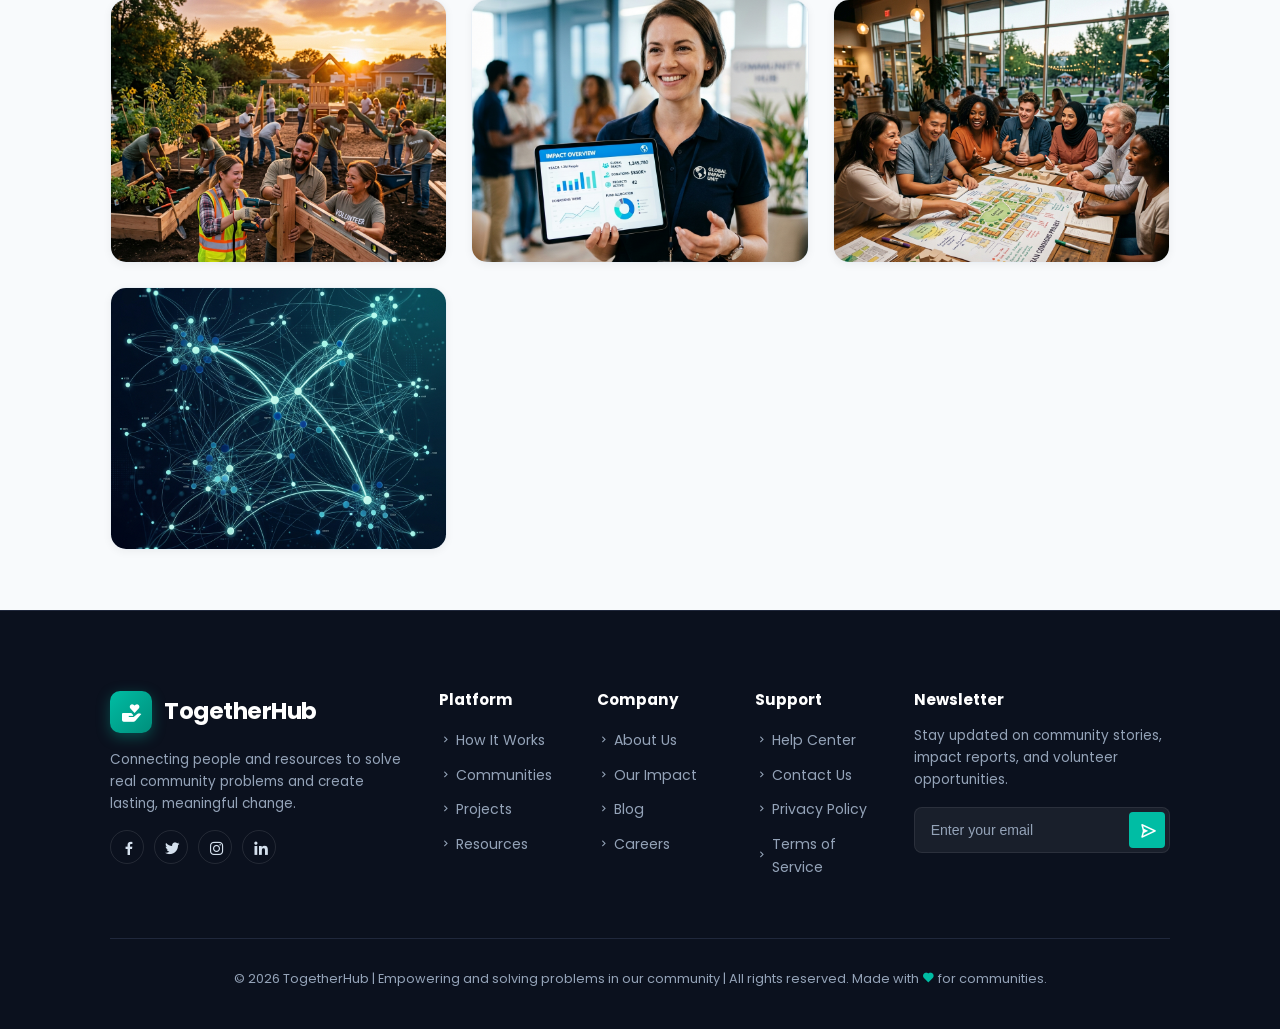
<file: impact.html>
<!DOCTYPE html>
<html lang="en">

<head>
    <meta charset="UTF-8">
    <meta name="viewport" content="width=device-width, initial-scale=1.0">
    <meta name="description"
        content="See the real impact TogetherHub is making. Explore verified metrics, success stories, and measurable community transformations across the globe.">
    <title>Impact | TogetherHub</title>
    <link rel="apple-touch-icon" sizes="180x180" href="favicon/apple-touch-icon.png">
    <link rel="icon" type="image/png" sizes="32x32" href="favicon/favicon-32x32.png">
    <link rel="icon" type="image/png" sizes="16x16" href="favicon/favicon-16x16.png">
    <link rel="manifest" href="favicon/site.webmanifest">
    <link href='https://unpkg.com/boxicons@2.1.4/css/boxicons.min.css' rel='stylesheet'>
    <link rel="stylesheet" href="https://cdnjs.cloudflare.com/ajax/libs/font-awesome/6.5.0/css/all.min.css">
    <link rel="stylesheet" href="style.css">
</head>

<body>

    <!-- DYNAMIC STICKY NAVIGATION HEADER -->
    <header>
        <div class="container flex-between">
            <a href="index.html" class="logo-link" id="logo-anchor">
                <div class="logo-icon-box">
                    <i class='bx bxs-donate-heart'></i>
                </div>
                <div class="logo-text-wrapper">
                    <span class="logo-title">TogetherHub</span>
                    <span class="logo-subtitle">Stronger Communities, Together.</span>
                </div>
            </a>

            <nav class="nav-menu" id="navigation-bar">
                <a href="index.html" class="nav-link">Home</a>
                <a href="how-it-works.html" class="nav-link">How It Works</a>
                <a href="communities.html" class="nav-link">Communities</a>
                <a href="impact.html" class="nav-link active">Impact</a>
                <a href="about.html" class="nav-link">About Us</a>
                <button class="btn-header" data-modal-target="modal-join">
                    <i class='bx bx-user-plus'></i> Join the Movement
                </button>
                <button class="theme-toggle-btn" type="button" aria-label="Toggle theme">
                    <i class='bx bx-moon'></i>
                </button>
            </nav>

            <div class="menu-toggle" id="mobile-menu-trigger">
                <span></span><span></span><span></span>
            </div>
        </div>
    </header>

    <!-- IMPACT HERO SECTION -->
    <section class="hero impact-hero" id="impact-hero">
        <div class="container">
            <div class="hero-content">
                <span class="hero-badge">
                    <i class='bx bxs-medal'></i>
                    Measurable Results
                    <i class='bx bxs-medal'></i>
                </span>
                <h1 class="hero-title">Real Change<br>Backed by Data</h1>
                <p class="hero-description">
                    Explore verified metrics and community transformations. Every statistic represents 
                    real people creating lasting positive change in neighborhoods worldwide.
                </p>
            </div>
        </div>
        <div class="hero-curve-container">
            <svg class="hero-curve-svg" viewBox="0 0 1440 80" preserveAspectRatio="none"
                xmlns="http://www.w3.org/2000/svg">
                <path d="M0,0 Q720,80 1440,0 L1440,80 L0,80 Z"></path>
            </svg>
        </div>
    </section>

    <!-- LIVE IMPACT METRICS DASHBOARD -->
    <section class="impact-metrics-section" id="impact-metrics">
        <div class="container">
            <div class="metrics-header">
                <h2 class="section-title">Live Impact Dashboard</h2>
                <p class="section-subtitle">Updated in real-time across our global network</p>
            </div>

            <div class="impact-metrics-grid">
                <!-- Metric 1: Lives Impacted -->
                <div class="impact-metric-card large">
                    <div class="metric-icon-wrapper teal">
                        <i class='bx bxs-user-check'></i>
                    </div>
                    <div class="metric-content">
                        <span class="metric-number" data-target="247850" data-suffix="+">0</span>
                        <span class="metric-label">Lives Directly Impacted</span>
                        <span class="metric-trend">
                            <i class='bx bxs-up-arrow'></i> +12% this quarter
                        </span>
                    </div>
                </div>

                <!-- Metric 2: Active Volunteers -->
                <div class="impact-metric-card large">
                    <div class="metric-icon-wrapper purple">
                        <i class='bx bxs-group'></i>
                    </div>
                    <div class="metric-content">
                        <span class="metric-number" data-target="8450" data-suffix="+">0</span>
                        <span class="metric-label">Active Volunteers</span>
                        <span class="metric-trend">
                            <i class='bx bxs-up-arrow'></i> +18% growth YoY
                        </span>
                    </div>
                </div>

                <!-- Metric 3: Projects Completed -->
                <div class="impact-metric-card large">
                    <div class="metric-icon-wrapper blue">
                        <i class='bx bxs-check-circle'></i>
                    </div>
                    <div class="metric-content">
                        <span class="metric-number" data-target="892" data-suffix="">0</span>
                        <span class="metric-label">Projects Completed</span>
                        <span class="metric-trend">
                            <i class='bx bxs-up-arrow'></i> +24 this month
                        </span>
                    </div>
                </div>

                <!-- Metric 4: Funding Raised -->
                <div class="impact-metric-card large">
                    <div class="metric-icon-wrapper yellow">
                        <i class='bx bxs-dollar-circle'></i>
                    </div>
                    <div class="metric-content">
                        <span class="metric-number">$45.2M</span>
                        <span class="metric-label">Total Funding Mobilized</span>
                        <span class="metric-trend">
                            <i class='bx bxs-up-arrow'></i> +8.5% YoY
                        </span>
                    </div>
                </div>
            </div>
        </div>
    </section>

    <!-- IMPACT CATEGORIES BREAKDOWN -->
    <section class="impact-categories-section" id="impact-categories">
        <div class="container">
            <div class="section-header">
                <h2 class="section-title">Impact by Category</h2>
                <p class="section-subtitle">Where our communities are making the biggest difference</p>
            </div>

            <div class="impact-categories-grid">
                <!-- Education Impact -->
                <div class="category-impact-card">
                    <div class="category-header">
                        <span class="category-icon">
                            <i class='bx bx-book'></i>
                        </span>
                        <h3 class="category-title">Education</h3>
                    </div>
                    <div class="category-metric">
                        <span class="category-metric-label">Students Supported</span>
                        <span class="category-metric-value">42,500+</span>
                    </div>
                    <div class="category-progress">
                        <div class="circular-progress" style="background: conic-gradient(var(--primary-teal) 0deg 288deg, #e0e0e0 288deg);">
                            <span class="progress-text">78%</span>
                        </div>
                    </div>
                    <p class="category-description">
                        Scholarships, tutoring programs, and digital literacy initiatives reaching underserved communities.
                    </p>
                </div>

                <!-- Environment Impact -->
                <div class="category-impact-card">
                    <div class="category-header">
                        <span class="category-icon green">
                            <i class='bx bx-leaf'></i>
                        </span>
                        <h3 class="category-title">Environment</h3>
                    </div>
                    <div class="category-metric">
                        <span class="category-metric-label">Trees Planted</span>
                        <span class="category-metric-value">128,600+</span>
                    </div>
                    <div class="category-progress">
                        <div class="circular-progress" style="background: conic-gradient(#4CAF50 0deg 312deg, #e0e0e0 312deg);">
                            <span class="progress-text">87%</span>
                        </div>
                    </div>
                    <p class="category-description">
                        Tree planting, clean-up drives, and sustainable agriculture transforming landscapes.
                    </p>
                </div>

                <!-- Health Impact -->
                <div class="category-impact-card">
                    <div class="category-header">
                        <span class="category-icon red">
                            <i class='bx bx-heart'></i>
                        </span>
                        <h3 class="category-title">Health</h3>
                    </div>
                    <div class="category-metric">
                        <span class="category-metric-label">People Treated</span>
                        <span class="category-metric-value">86,200+</span>
                    </div>
                    <div class="category-progress">
                        <div class="circular-progress" style="background: conic-gradient(#F44336 0deg 264deg, #e0e0e0 264deg);">
                            <span class="progress-text">73%</span>
                        </div>
                    </div>
                    <p class="category-description">
                        Medical camps, wellness programs, and mental health support reaching vulnerable populations.
                    </p>
                </div>

                <!-- Food Security Impact -->
                <div class="category-impact-card">
                    <div class="category-header">
                        <span class="category-icon orange">
                            <i class='bx bx-bowl'></i>
                        </span>
                        <h3 class="category-title">Food Security</h3>
                    </div>
                    <div class="category-metric">
                        <span class="category-metric-label">Meals Provided</span>
                        <span class="category-metric-value">950,000+</span>
                    </div>
                    <div class="category-progress">
                        <div class="circular-progress" style="background: conic-gradient(#FF9800 0deg 340deg, #e0e0e0 340deg);">
                            <span class="progress-text">94%</span>
                        </div>
                    </div>
                    <p class="category-description">
                        Community kitchens, food drives, and sustainable agriculture programs ending hunger.
                    </p>
                </div>
            </div>
        </div>
    </section>

    <!-- IMPACT GROWTH TIMELINE -->
    <section class="impact-timeline-section" id="impact-timeline">
        <div class="container">
            <div class="section-header">
                <h2 class="section-title">Our Growth Journey</h2>
                <p class="section-subtitle">Milestones and achievements that shaped TogetherHub</p>
            </div>

            <div class="impact-timeline">
                <!-- Timeline Item 1 -->
                <div class="timeline-item left">
                    <div class="timeline-marker">
                        <i class='bx bxs-rocket'></i>
                    </div>
                    <div class="timeline-content">
                        <h4 class="timeline-year">2020</h4>
                        <h3 class="timeline-title">Platform Launch</h3>
                        <p class="timeline-description">
                            TogetherHub launches with vision to connect communities and drive social change.
                            100 founding members across 5 regions.
                        </p>
                    </div>
                </div>

                <!-- Timeline Item 2 -->
                <div class="timeline-item right">
                    <div class="timeline-marker">
                        <i class='bx bxs-group'></i>
                    </div>
                    <div class="timeline-content">
                        <h4 class="timeline-year">2021</h4>
                        <h3 class="timeline-title">Community Expansion</h3>
                        <p class="timeline-description">
                            Scaled to 1,200+ volunteers across 15 communities. Reached 15,000+ people 
                            through 42 completed projects.
                        </p>
                    </div>
                </div>

                <!-- Timeline Item 3 -->
                <div class="timeline-item left">
                    <div class="timeline-marker">
                        <i class='bx bxs-medal'></i>
                    </div>
                    <div class="timeline-content">
                        <h4 class="timeline-year">2022</h4>
                        <h3 class="timeline-title">Impact Milestone</h3>
                        <p class="timeline-description">
                            Hit 4,500+ volunteers and 150+ completed projects. Impacted 85,000+ lives.
                            Expanded to 28 countries globally.
                        </p>
                    </div>
                </div>

                <!-- Timeline Item 4 -->
                <div class="timeline-item right">
                    <div class="timeline-marker">
                        <i class='bx bxs-star'></i>
                    </div>
                    <div class="timeline-content">
                        <h4 class="timeline-year">2023</h4>
                        <h3 class="timeline-title">Recognition & Scale</h3>
                        <p class="timeline-description">
                            Received Global Impact Award. Grew to 6,200+ volunteers, 350+ projects.
                            Mobilized $12M in community funding.
                        </p>
                    </div>
                </div>

                <!-- Timeline Item 5 -->
                <div class="timeline-item left">
                    <div class="timeline-marker">
                        <i class='bx bxs-heart'></i>
                    </div>
                    <div class="timeline-content">
                        <h4 class="timeline-year">2024</h4>
                        <h3 class="timeline-title">Global Presence</h3>
                        <p class="timeline-description">
                            Reached 8,450+ volunteers, 892 projects completed, 247,850+ lives impacted.
                            Operating across 48 countries.
                        </p>
                    </div>
                </div>

                <!-- Timeline Item 6 -->
                <div class="timeline-item right">
                    <div class="timeline-marker">
                        <i class='bx bxs-meteor'></i>
                    </div>
                    <div class="timeline-content">
                        <h4 class="timeline-year">2025-2026</h4>
                        <h3 class="timeline-title">Future Vision</h3>
                        <p class="timeline-description">
                            Aiming for 15,000+ volunteers, 1,500+ active projects, 500,000+ lives impacted.
                            Expanding AI-powered community matching and real-time impact tracking.
                        </p>
                    </div>
                </div>
            </div>
        </div>
    </section>

    <!-- IMPACT STORIES HIGHLIGHT -->
    <section class="impact-stories-highlight-section" id="impact-stories">
        <div class="container">
            <div class="section-header">
                <h2 class="section-title">Stories of Transformation</h2>
                <p class="section-subtitle">Real communities, real people, real change</p>
            </div>

            <div class="impact-stories-grid">
                <!-- Story 1 -->
                <article class="impact-story-card">
                    <div class="story-image-placeholder gradient-youth"></div>
                    <div class="story-content">
                        <span class="story-category">Education</span>
                        <h3 class="story-title">From Dropout to Entrepreneur</h3>
                        <p class="story-excerpt">
                            Marcus was struggling in school until he joined our coding bootcamp. Now he's building tech solutions 
                            that help his community, and inspiring 50+ other youth to learn programming.
                        </p>
                        <div class="story-meta">
                            <span class="story-location">
                                <i class='bx bxs-map-pin'></i> Lagos, Nigeria
                            </span>
                        </div>
                    </div>
                </article>

                <!-- Story 2 -->
                <article class="impact-story-card">
                    <div class="story-image-placeholder gradient-environment"></div>
                    <div class="story-content">
                        <span class="story-category">Environment</span>
                        <h3 class="story-title">Forest Restoration Success</h3>
                        <p class="story-excerpt">
                            What started as one community's tree-planting initiative has become a movement. 
                            128,600 trees planted, 2,400 hectares of forest restored, 450+ jobs created.
                        </p>
                        <div class="story-meta">
                            <span class="story-location">
                                <i class='bx bxs-map-pin'></i> Nairobi, Kenya
                            </span>
                        </div>
                    </div>
                </article>

                <!-- Story 3 -->
                <article class="impact-story-card">
                    <div class="story-image-placeholder gradient-health"></div>
                    <div class="story-content">
                        <span class="story-category">Health</span>
                        <h3 class="story-title">Mobile Clinic Saves Lives</h3>
                        <p class="story-excerpt">
                            Our mobile health clinic has provided 24,000+ free check-ups, detected early-stage cancers, 
                            and connected patients to treatment. Measurable improvement in health outcomes.
                        </p>
                        <div class="story-meta">
                            <span class="story-location">
                                <i class='bx bxs-map-pin'></i> Kampala, Uganda
                            </span>
                        </div>
                    </div>
                </article>

                <!-- Story 4 -->
                <article class="impact-story-card">
                    <div class="story-image-placeholder gradient-food"></div>
                    <div class="story-content">
                        <span class="story-category">Food Security</span>
                        <h3 class="story-title">Community Kitchen Changes Lives</h3>
                        <p class="story-excerpt">
                            Opening a community kitchen not only provides 500 meals daily but also teaches cooking, 
                            nutrition, and creates employment for 15 community members.
                        </p>
                        <div class="story-meta">
                            <span class="story-location">
                                <i class='bx bxs-map-pin'></i> Cape Town, South Africa
                            </span>
                        </div>
                    </div>
                </article>
            </div>
        </div>
    </section>

    <!-- FOOTER -->
    <footer>
        <div class="container">
            <div class="footer-top">
                <div class="footer-brand-col">
                    <a href="index.html" class="logo-link">
                        <div class="logo-icon-box">
                            <i class='bx bxs-donate-heart'></i>
                        </div>
                        <div class="logo-text-wrapper">
                            <span class="logo-title" style="color: var(--text-light);">TogetherHub</span>
                        </div>
                    </a>
                    <p class="footer-brand-desc">
                        Connecting people and resources to solve real community problems
                        and create lasting, meaningful change.
                    </p>
                    <div class="footer-socials">
                        <a href="#" class="footer-social-btn flex-center" aria-label="Facebook"><i
                                class='bx bxl-facebook'></i></a>
                        <a href="#" class="footer-social-btn flex-center" aria-label="Twitter"><i
                                class='bx bxl-twitter'></i></a>
                        <a href="#" class="footer-social-btn flex-center" aria-label="Instagram"><i
                                class='bx bxl-instagram'></i></a>
                        <a href="#" class="footer-social-btn flex-center" aria-label="LinkedIn"><i
                                class='bx bxl-linkedin'></i></a>
                    </div>
                </div>

                <div class="footer-links-col">
                    <h4 class="footer-col-title">Platform</h4>
                    <ul class="footer-links-list">
                        <li><a href="how-it-works.html" class="footer-link"><i class='bx bx-chevron-right'></i> How It Works</a></li>
                        <li><a href="communities.html" class="footer-link"><i class='bx bx-chevron-right'></i> Communities</a></li>
                        <li><a href="projects.html" class="footer-link"><i class='bx bx-chevron-right'></i> Projects</a></li>
                        <li><a href="#" class="footer-link"><i class='bx bx-chevron-right'></i> Resources</a></li>
                    </ul>
                </div>

                <div class="footer-links-col">
                    <h4 class="footer-col-title">Company</h4>
                    <ul class="footer-links-list">
                        <li><a href="about.html" class="footer-link"><i class='bx bx-chevron-right'></i> About Us</a></li>
                        <li><a href="impact.html" class="footer-link"><i class='bx bx-chevron-right'></i> Our Impact</a></li>
                        <li><a href="#" class="footer-link"><i class='bx bx-chevron-right'></i> Blog</a></li>
                        <li><a href="#" class="footer-link"><i class='bx bx-chevron-right'></i> Careers</a></li>
                    </ul>
                </div>

                <div class="footer-links-col">
                    <h4 class="footer-col-title">Support</h4>
                    <ul class="footer-links-list">
                        <li><a href="#" class="footer-link"><i class='bx bx-chevron-right'></i> Help Center</a></li>
                        <li><a href="contact.html" class="footer-link"><i class='bx bx-chevron-right'></i> Contact Us</a></li>
                        <li><a href="#" class="footer-link"><i class='bx bx-chevron-right'></i> Privacy Policy</a></li>
                        <li><a href="#" class="footer-link"><i class='bx bx-chevron-right'></i> Terms of Service</a></li>
                    </ul>
                </div>

                <div class="footer-news-col">
                    <h4 class="footer-col-title" style="cursor:default;">Newsletter</h4>
                    <p class="footer-news-desc">
                        Stay updated on community stories, impact reports, and volunteer opportunities.
                    </p>
                    <form class="footer-news-form">
                        <input type="email" class="footer-news-input" placeholder="Enter your email" required
                            aria-label="Email address">
                        <button type="submit" class="footer-news-btn flex-center">
                            <i class='bx bx-send'></i>
                        </button>
                    </form>
                </div>
            </div>

            <div class="footer-bottom">
                <span>
                    &copy; 2026 TogetherHub | Empowering and solving problems in our community | All rights reserved.
                    Made with <i class='bx bxs-heart' style="color: var(--primary-teal);"></i> for communities.
                </span>
            </div>
        </div>
    </footer>

    <!-- MODAL: JOIN THE MOVEMENT -->
    <div class="modal-overlay" id="modal-join">
        <div class="modal-content">
            <button class="modal-close" aria-label="Close modal">&times;</button>
            <div class="modal-icon-header">
                <i class='bx bxs-donate-heart'></i>
            </div>
            <h3 class="modal-title">Join TogetherHub Today</h3>
            <p class="modal-desc">
                Create your local profile in under two minutes. Connect with your community and
                join ongoing projects making a real difference.
            </p>
            <form class="validated-form" data-form-type="Profile Signup">
                <div class="form-group">
                    <label class="form-label" for="join-name"><i class='bx bx-user'></i> Full Name</label>
                    <input type="text" id="join-name" class="form-input" placeholder="Jane Doe" required>
                </div>
                <div class="form-group">
                    <label class="form-label" for="join-email"><i class='bx bx-envelope'></i> Email Address</label>
                    <input type="email" id="join-email" class="form-input" placeholder="jane@example.com" required>
                </div>
                <div class="form-group">
                    <label class="form-label" for="join-location"><i class='bx bx-map-pin'></i> Zip / Postal Code</label>
                    <input type="text" id="join-location" class="form-input" placeholder="10001" required>
                </div>
                <button type="submit" class="btn btn-primary btn-form-submit">
                    <i class='bx bx-rocket'></i> Register and Get Started
                </button>
            </form>
        </div>
    </div>

    <!-- Toast Notification Container -->
    <div class="toast-container"></div>

    <!-- Main JavaScript Engine -->
    <script src="main.js"></script>
</body>

</html>
</file>
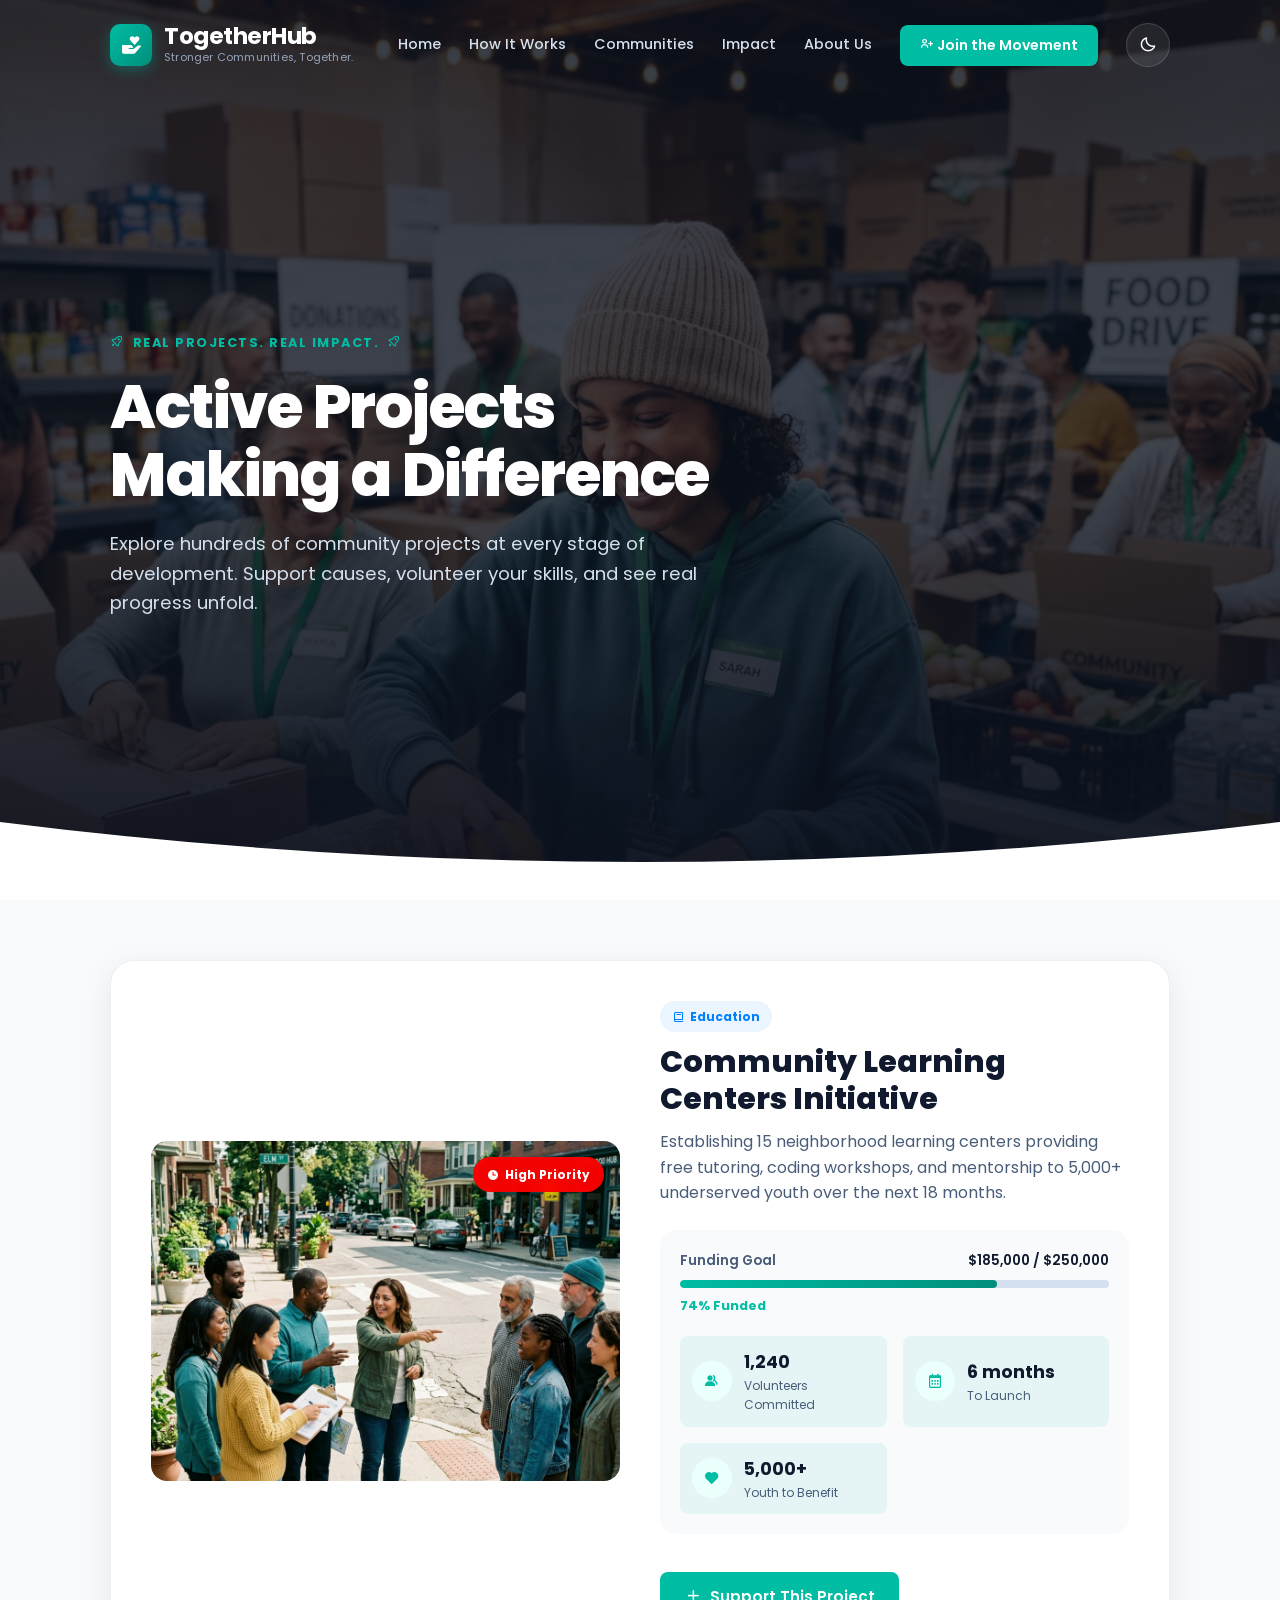
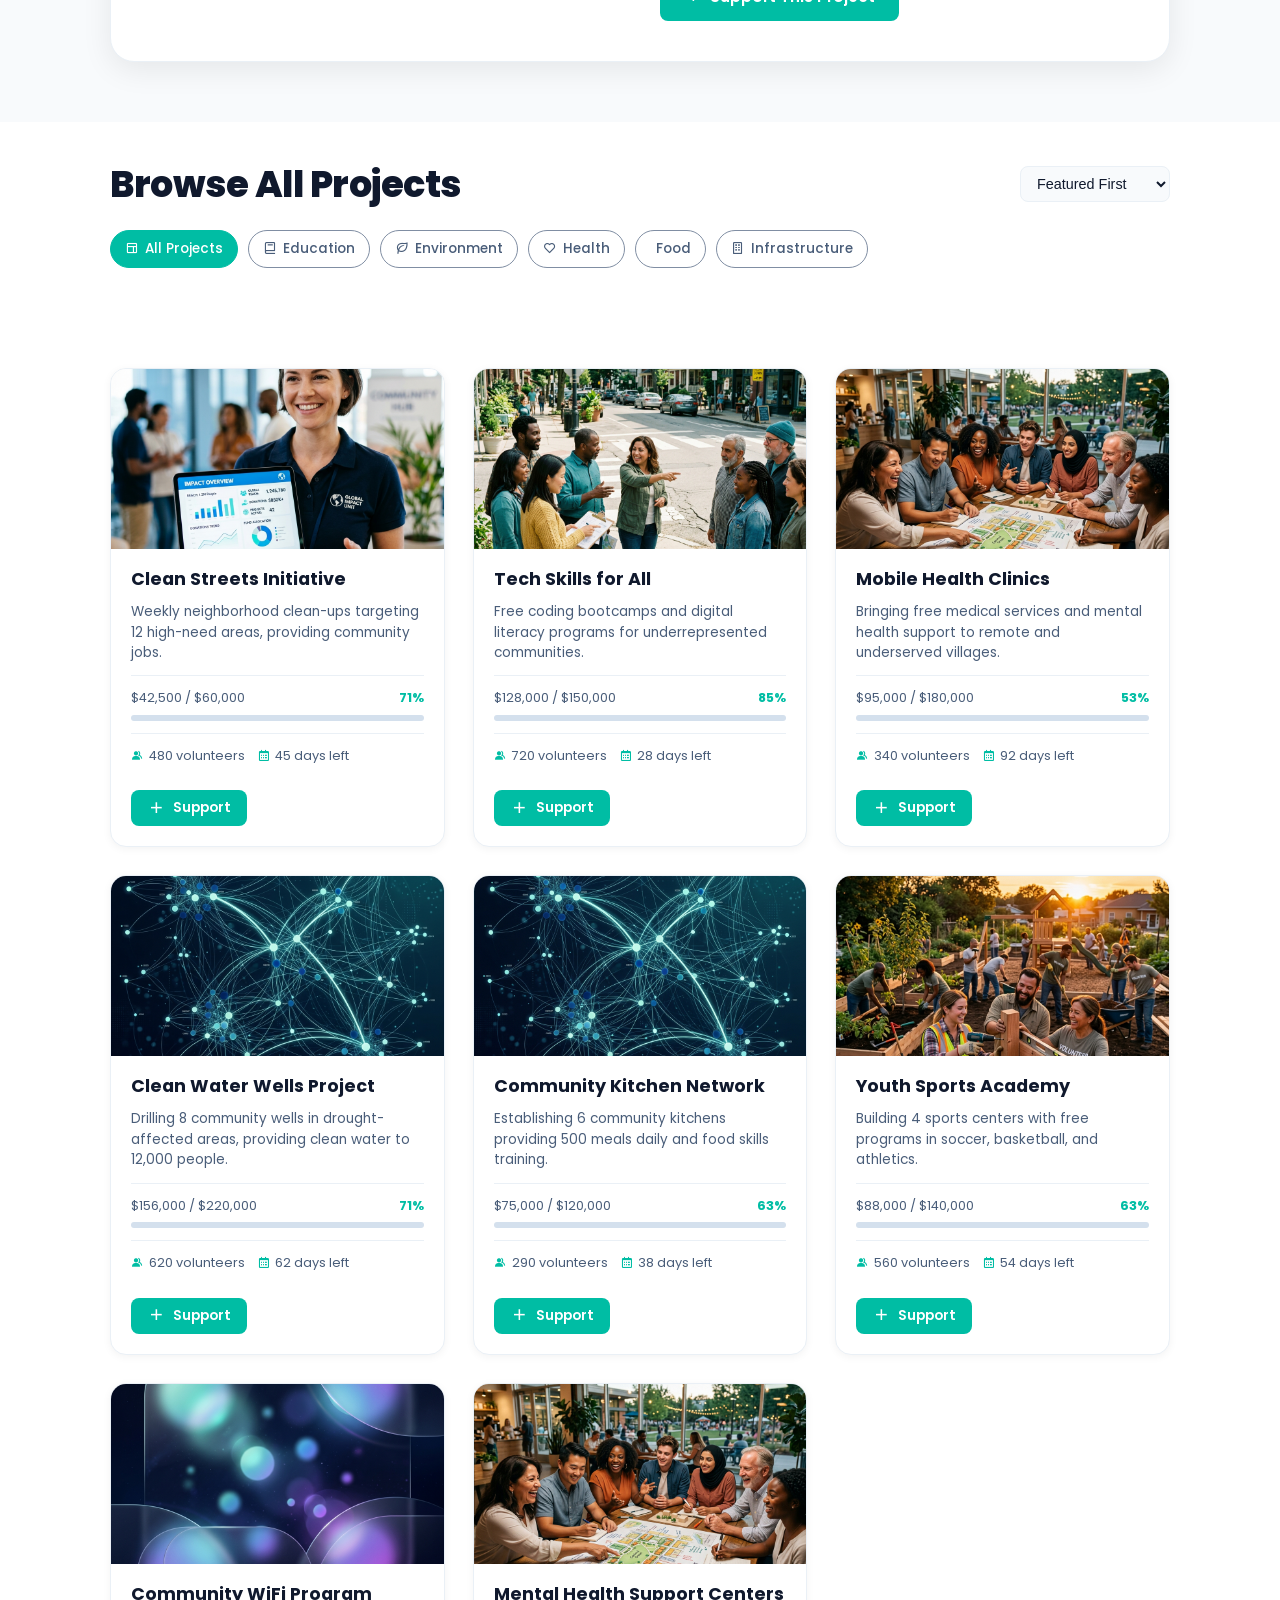
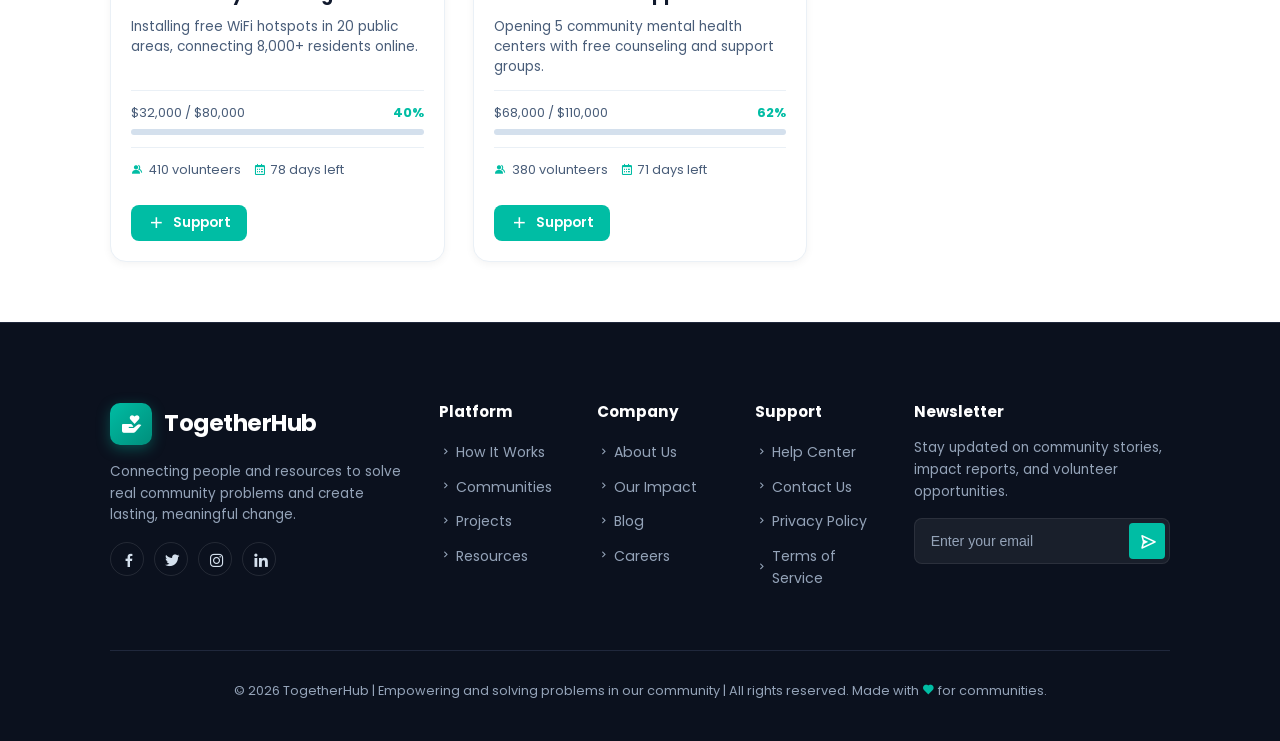
<file: projects.html>
<!DOCTYPE html>
<html lang="en">

<head>
    <meta charset="UTF-8">
    <meta name="viewport" content="width=device-width, initial-scale=1.0">
    <meta name="description"
        content="Explore active projects on TogetherHub. Support community-driven solutions, volunteer your skills, and contribute to real change happening right now.">
    <title>Projects | TogetherHub</title>
    <link rel="apple-touch-icon" sizes="180x180" href="favicon/apple-touch-icon.png">
    <link rel="icon" type="image/png" sizes="32x32" href="favicon/favicon-32x32.png">
    <link rel="icon" type="image/png" sizes="16x16" href="favicon/favicon-16x16.png">
    <link rel="manifest" href="favicon/site.webmanifest">
    <link href='https://unpkg.com/boxicons@2.1.4/css/boxicons.min.css' rel='stylesheet'>
    <link rel="stylesheet" href="https://cdnjs.cloudflare.com/ajax/libs/font-awesome/6.5.0/css/all.min.css">
    <link rel="stylesheet" href="style.css">
</head>

<body>

    <!-- DYNAMIC STICKY NAVIGATION HEADER -->
    <header>
        <div class="container flex-between">
            <a href="index.html" class="logo-link" id="logo-anchor">
                <div class="logo-icon-box">
                    <i class='bx bxs-donate-heart'></i>
                </div>
                <div class="logo-text-wrapper">
                    <span class="logo-title">TogetherHub</span>
                    <span class="logo-subtitle">Stronger Communities, Together.</span>
                </div>
            </a>

            <nav class="nav-menu" id="navigation-bar">
                <a href="index.html" class="nav-link">Home</a>
                <a href="how-it-works.html" class="nav-link">How It Works</a>
                <a href="communities.html" class="nav-link">Communities</a>
                <a href="impact.html" class="nav-link">Impact</a>
                <a href="about.html" class="nav-link">About Us</a>
                <button class="btn-header" data-modal-target="modal-join">
                    <i class='bx bx-user-plus'></i> Join the Movement
                </button>
                <button class="theme-toggle-btn" type="button" aria-label="Toggle theme">
                    <i class='bx bx-moon'></i>
                </button>
            </nav>

            <div class="menu-toggle" id="mobile-menu-trigger">
                <span></span><span></span><span></span>
            </div>
        </div>
    </header>

    <!-- PROJECTS HERO SECTION -->
    <section class="hero projects-hero" id="projects-hero">
        <div class="container">
            <div class="hero-content">
                <span class="hero-badge">
                    <i class='bx bx-rocket'></i>
                    Real Projects. Real Impact.
                    <i class='bx bx-rocket'></i>
                </span>
                <h1 class="hero-title">Active Projects<br>Making a Difference</h1>
                <p class="hero-description">
                    Explore hundreds of community projects at every stage of development. 
                    Support causes, volunteer your skills, and see real progress unfold.
                </p>
            </div>
        </div>
        <div class="hero-curve-container">
            <svg class="hero-curve-svg" viewBox="0 0 1440 80" preserveAspectRatio="none"
                xmlns="http://www.w3.org/2000/svg">
                <path d="M0,0 Q720,80 1440,0 L1440,80 L0,80 Z"></path>
            </svg>
        </div>
    </section>

    <!-- FEATURED PROJECT SHOWCASE -->
    <section class="featured-project-section" id="featured-project">
        <div class="container">
            <div class="featured-project-card">
                <div class="featured-project-image">
                    <div class="featured-project-placeholder gradient-featured"></div>
                    <span class="project-urgency-badge urgent">
                        <i class='bx bxs-time'></i> High Priority
                    </span>
                </div>
                <div class="featured-project-content">
                    <div class="featured-project-header">
                        <span class="project-category-badge education">
                            <i class='bx bx-book'></i> Education
                        </span>
                        <h2 class="featured-project-title">Community Learning Centers Initiative</h2>
                        <p class="featured-project-mission">
                            Establishing 15 neighborhood learning centers providing free tutoring, coding workshops, 
                            and mentorship to 5,000+ underserved youth over the next 18 months.
                        </p>
                    </div>

                    <div class="featured-project-progress-section">
                        <div class="progress-metric">
                            <div class="progress-header">
                                <span class="progress-label">Funding Goal</span>
                                <span class="progress-value">$185,000 / $250,000</span>
                            </div>
                            <div class="progress-bar-container">
                                <div class="progress-bar-fill" style="width: 74%;"></div>
                            </div>
                            <span class="progress-percentage">74% Funded</span>
                        </div>

                        <div class="featured-project-stats">
                            <div class="featured-stat-box">
                                <span class="featured-stat-icon">
                                    <i class='bx bxs-group'></i>
                                </span>
                                <div class="featured-stat-text">
                                    <span class="featured-stat-number">1,240</span>
                                    <span class="featured-stat-label">Volunteers Committed</span>
                                </div>
                            </div>
                            <div class="featured-stat-box">
                                <span class="featured-stat-icon">
                                    <i class='bx bx-calendar'></i>
                                </span>
                                <div class="featured-stat-text">
                                    <span class="featured-stat-number">6 months</span>
                                    <span class="featured-stat-label">To Launch</span>
                                </div>
                            </div>
                            <div class="featured-stat-box">
                                <span class="featured-stat-icon">
                                    <i class='bx bxs-heart'></i>
                                </span>
                                <div class="featured-stat-text">
                                    <span class="featured-stat-number">5,000+</span>
                                    <span class="featured-stat-label">Youth to Benefit</span>
                                </div>
                            </div>
                        </div>
                    </div>

                    <div class="featured-project-cta">
                        <button class="btn btn-primary">
                            <i class='bx bx-plus'></i> Support This Project
                        </button>
                        <button class="btn btn-secondary">
                            <i class='bx bx-hand-up'></i> Volunteer Now
                        </button>
                    </div>
                </div>
            </div>
        </div>
    </section>

    <!-- PROJECT FILTER & CATEGORY -->
    <section class="projects-filter-section" id="projects-filter">
        <div class="container">
            <div class="projects-filter-header">
                <h2 class="section-title">Browse All Projects</h2>
                <div class="projects-sort-dropdown">
                    <select class="sort-select" aria-label="Sort projects">
                        <option value="featured">Featured First</option>
                        <option value="newest">Newest First</option>
                        <option value="most-funded">Most Funded</option>
                        <option value="most-volunteers">Most Volunteers</option>
                        <option value="ending-soon">Ending Soon</option>
                    </select>
                </div>
            </div>

            <div class="projects-category-filter">
                <button class="filter-btn active" data-filter="all">
                    <i class='bx bx-layout'></i> All Projects
                </button>
                <button class="filter-btn" data-filter="education">
                    <i class='bx bx-book'></i> Education
                </button>
                <button class="filter-btn" data-filter="environment">
                    <i class='bx bx-leaf'></i> Environment
                </button>
                <button class="filter-btn" data-filter="health">
                    <i class='bx bx-heart'></i> Health
                </button>
                <button class="filter-btn" data-filter="food">
                    <i class='bx bx-bowl'></i> Food
                </button>
                <button class="filter-btn" data-filter="infrastructure">
                    <i class='bx bx-building'></i> Infrastructure
                </button>
            </div>
        </div>
    </section>

    <!-- PROJECTS GRID -->
    <section class="projects-grid-section" id="projects-grid">
        <div class="container">
            <div class="projects-grid">

                <!-- Project Card 1: Clean Neighborhood -->
                <article class="project-card" data-category="environment">
                    <div class="project-card-image">
                        <div class="project-image-placeholder gradient-environment"></div>
                        <span class="project-category-badge environment">
                            <i class='bx bx-leaf'></i> Environment
                        </span>
                    </div>
                    <div class="project-card-content">
                        <h3 class="project-card-title">Clean Streets Initiative</h3>
                        <p class="project-card-description">
                            Weekly neighborhood clean-ups targeting 12 high-need areas, providing community jobs.
                        </p>

                        <div class="project-progress">
                            <div class="progress-meta">
                                <span class="progress-label">$42,500 / $60,000</span>
                                <span class="progress-percent">71%</span>
                            </div>
                            <div class="progress-bar-thin">
                                <div class="progress-fill" style="width: 71%;"></div>
                            </div>
                        </div>

                        <div class="project-card-stats">
                            <div class="project-stat">
                                <i class='bx bxs-group'></i>
                                <span>480 volunteers</span>
                            </div>
                            <div class="project-stat">
                                <i class='bx bx-calendar'></i>
                                <span>45 days left</span>
                            </div>
                        </div>

                        <div class="project-card-footer">
                            <button class="btn btn-primary btn-sm">
                                <i class='bx bx-plus'></i> Support
                            </button>
                        </div>
                    </div>
                </article>

                <!-- Project Card 2: Tech for Good -->
                <article class="project-card" data-category="education">
                    <div class="project-card-image">
                        <div class="project-image-placeholder gradient-education"></div>
                        <span class="project-category-badge education">
                            <i class='bx bx-book'></i> Education
                        </span>
                    </div>
                    <div class="project-card-content">
                        <h3 class="project-card-title">Tech Skills for All</h3>
                        <p class="project-card-description">
                            Free coding bootcamps and digital literacy programs for underrepresented communities.
                        </p>

                        <div class="project-progress">
                            <div class="progress-meta">
                                <span class="progress-label">$128,000 / $150,000</span>
                                <span class="progress-percent">85%</span>
                            </div>
                            <div class="progress-bar-thin">
                                <div class="progress-fill" style="width: 85%;"></div>
                            </div>
                        </div>

                        <div class="project-card-stats">
                            <div class="project-stat">
                                <i class='bx bxs-group'></i>
                                <span>720 volunteers</span>
                            </div>
                            <div class="project-stat">
                                <i class='bx bx-calendar'></i>
                                <span>28 days left</span>
                            </div>
                        </div>

                        <div class="project-card-footer">
                            <button class="btn btn-primary btn-sm">
                                <i class='bx bx-plus'></i> Support
                            </button>
                        </div>
                    </div>
                </article>

                <!-- Project Card 3: Health Campaign -->
                <article class="project-card" data-category="health">
                    <div class="project-card-image">
                        <div class="project-image-placeholder gradient-health"></div>
                        <span class="project-category-badge health">
                            <i class='bx bx-heart'></i> Health
                        </span>
                    </div>
                    <div class="project-card-content">
                        <h3 class="project-card-title">Mobile Health Clinics</h3>
                        <p class="project-card-description">
                            Bringing free medical services and mental health support to remote and underserved villages.
                        </p>

                        <div class="project-progress">
                            <div class="progress-meta">
                                <span class="progress-label">$95,000 / $180,000</span>
                                <span class="progress-percent">53%</span>
                            </div>
                            <div class="progress-bar-thin">
                                <div class="progress-fill" style="width: 53%;"></div>
                            </div>
                        </div>

                        <div class="project-card-stats">
                            <div class="project-stat">
                                <i class='bx bxs-group'></i>
                                <span>340 volunteers</span>
                            </div>
                            <div class="project-stat">
                                <i class='bx bx-calendar'></i>
                                <span>92 days left</span>
                            </div>
                        </div>

                        <div class="project-card-footer">
                            <button class="btn btn-primary btn-sm">
                                <i class='bx bx-plus'></i> Support
                            </button>
                        </div>
                    </div>
                </article>

                <!-- Project Card 4: Water Project -->
                <article class="project-card" data-category="infrastructure">
                    <div class="project-card-image">
                        <div class="project-image-placeholder gradient-water"></div>
                        <span class="project-category-badge environment">
                            <i class='bx bx-leaf'></i> Environment
                        </span>
                    </div>
                    <div class="project-card-content">
                        <h3 class="project-card-title">Clean Water Wells Project</h3>
                        <p class="project-card-description">
                            Drilling 8 community wells in drought-affected areas, providing clean water to 12,000 people.
                        </p>

                        <div class="project-progress">
                            <div class="progress-meta">
                                <span class="progress-label">$156,000 / $220,000</span>
                                <span class="progress-percent">71%</span>
                            </div>
                            <div class="progress-bar-thin">
                                <div class="progress-fill" style="width: 71%;"></div>
                            </div>
                        </div>

                        <div class="project-card-stats">
                            <div class="project-stat">
                                <i class='bx bxs-group'></i>
                                <span>620 volunteers</span>
                            </div>
                            <div class="project-stat">
                                <i class='bx bx-calendar'></i>
                                <span>62 days left</span>
                            </div>
                        </div>

                        <div class="project-card-footer">
                            <button class="btn btn-primary btn-sm">
                                <i class='bx bx-plus'></i> Support
                            </button>
                        </div>
                    </div>
                </article>

                <!-- Project Card 5: Food Security -->
                <article class="project-card" data-category="food">
                    <div class="project-card-image">
                        <div class="project-image-placeholder gradient-food"></div>
                        <span class="project-category-badge food">
                            <i class='bx bx-bowl'></i> Food
                        </span>
                    </div>
                    <div class="project-card-content">
                        <h3 class="project-card-title">Community Kitchen Network</h3>
                        <p class="project-card-description">
                            Establishing 6 community kitchens providing 500 meals daily and food skills training.
                        </p>

                        <div class="project-progress">
                            <div class="progress-meta">
                                <span class="progress-label">$75,000 / $120,000</span>
                                <span class="progress-percent">63%</span>
                            </div>
                            <div class="progress-bar-thin">
                                <div class="progress-fill" style="width: 63%;"></div>
                            </div>
                        </div>

                        <div class="project-card-stats">
                            <div class="project-stat">
                                <i class='bx bxs-group'></i>
                                <span>290 volunteers</span>
                            </div>
                            <div class="project-stat">
                                <i class='bx bx-calendar'></i>
                                <span>38 days left</span>
                            </div>
                        </div>

                        <div class="project-card-footer">
                            <button class="btn btn-primary btn-sm">
                                <i class='bx bx-plus'></i> Support
                            </button>
                        </div>
                    </div>
                </article>

                <!-- Project Card 6: Sports Initiative -->
                <article class="project-card" data-category="education">
                    <div class="project-card-image">
                        <div class="project-image-placeholder gradient-youth"></div>
                        <span class="project-category-badge education">
                            <i class='bx bx-book'></i> Education
                        </span>
                    </div>
                    <div class="project-card-content">
                        <h3 class="project-card-title">Youth Sports Academy</h3>
                        <p class="project-card-description">
                            Building 4 sports centers with free programs in soccer, basketball, and athletics.
                        </p>

                        <div class="project-progress">
                            <div class="progress-meta">
                                <span class="progress-label">$88,000 / $140,000</span>
                                <span class="progress-percent">63%</span>
                            </div>
                            <div class="progress-bar-thin">
                                <div class="progress-fill" style="width: 63%;"></div>
                            </div>
                        </div>

                        <div class="project-card-stats">
                            <div class="project-stat">
                                <i class='bx bxs-group'></i>
                                <span>560 volunteers</span>
                            </div>
                            <div class="project-stat">
                                <i class='bx bx-calendar'></i>
                                <span>54 days left</span>
                            </div>
                        </div>

                        <div class="project-card-footer">
                            <button class="btn btn-primary btn-sm">
                                <i class='bx bx-plus'></i> Support
                            </button>
                        </div>
                    </div>
                </article>

                <!-- Project Card 7: Infrastructure -->
                <article class="project-card" data-category="infrastructure">
                    <div class="project-card-image">
                        <div class="project-image-placeholder gradient-digital"></div>
                        <span class="project-category-badge infrastructure">
                            <i class='bx bx-building'></i> Infrastructure
                        </span>
                    </div>
                    <div class="project-card-content">
                        <h3 class="project-card-title">Community WiFi Program</h3>
                        <p class="project-card-description">
                            Installing free WiFi hotspots in 20 public areas, connecting 8,000+ residents online.
                        </p>

                        <div class="project-progress">
                            <div class="progress-meta">
                                <span class="progress-label">$32,000 / $80,000</span>
                                <span class="progress-percent">40%</span>
                            </div>
                            <div class="progress-bar-thin">
                                <div class="progress-fill" style="width: 40%;"></div>
                            </div>
                        </div>

                        <div class="project-card-stats">
                            <div class="project-stat">
                                <i class='bx bxs-group'></i>
                                <span>410 volunteers</span>
                            </div>
                            <div class="project-stat">
                                <i class='bx bx-calendar'></i>
                                <span>78 days left</span>
                            </div>
                        </div>

                        <div class="project-card-footer">
                            <button class="btn btn-primary btn-sm">
                                <i class='bx bx-plus'></i> Support
                            </button>
                        </div>
                    </div>
                </article>

                <!-- Project Card 8: Mental Health -->
                <article class="project-card" data-category="health">
                    <div class="project-card-image">
                        <div class="project-image-placeholder gradient-health"></div>
                        <span class="project-category-badge health">
                            <i class='bx bx-heart'></i> Health
                        </span>
                    </div>
                    <div class="project-card-content">
                        <h3 class="project-card-title">Mental Health Support Centers</h3>
                        <p class="project-card-description">
                            Opening 5 community mental health centers with free counseling and support groups.
                        </p>

                        <div class="project-progress">
                            <div class="progress-meta">
                                <span class="progress-label">$68,000 / $110,000</span>
                                <span class="progress-percent">62%</span>
                            </div>
                            <div class="progress-bar-thin">
                                <div class="progress-fill" style="width: 62%;"></div>
                            </div>
                        </div>

                        <div class="project-card-stats">
                            <div class="project-stat">
                                <i class='bx bxs-group'></i>
                                <span>380 volunteers</span>
                            </div>
                            <div class="project-stat">
                                <i class='bx bx-calendar'></i>
                                <span>71 days left</span>
                            </div>
                        </div>

                        <div class="project-card-footer">
                            <button class="btn btn-primary btn-sm">
                                <i class='bx bx-plus'></i> Support
                            </button>
                        </div>
                    </div>
                </article>

            </div>
        </div>
    </section>

    <!-- FOOTER -->
    <footer>
        <div class="container">
            <div class="footer-top">
                <div class="footer-brand-col">
                    <a href="index.html" class="logo-link">
                        <div class="logo-icon-box">
                            <i class='bx bxs-donate-heart'></i>
                        </div>
                        <div class="logo-text-wrapper">
                            <span class="logo-title" style="color: var(--text-light);">TogetherHub</span>
                        </div>
                    </a>
                    <p class="footer-brand-desc">
                        Connecting people and resources to solve real community problems
                        and create lasting, meaningful change.
                    </p>
                    <div class="footer-socials">
                        <a href="#" class="footer-social-btn flex-center" aria-label="Facebook"><i
                                class='bx bxl-facebook'></i></a>
                        <a href="#" class="footer-social-btn flex-center" aria-label="Twitter"><i
                                class='bx bxl-twitter'></i></a>
                        <a href="#" class="footer-social-btn flex-center" aria-label="Instagram"><i
                                class='bx bxl-instagram'></i></a>
                        <a href="#" class="footer-social-btn flex-center" aria-label="LinkedIn"><i
                                class='bx bxl-linkedin'></i></a>
                    </div>
                </div>

                <div class="footer-links-col">
                    <h4 class="footer-col-title">Platform</h4>
                    <ul class="footer-links-list">
                        <li><a href="how-it-works.html" class="footer-link"><i class='bx bx-chevron-right'></i> How It Works</a></li>
                        <li><a href="communities.html" class="footer-link"><i class='bx bx-chevron-right'></i> Communities</a></li>
                        <li><a href="projects.html" class="footer-link"><i class='bx bx-chevron-right'></i> Projects</a></li>
                        <li><a href="#" class="footer-link"><i class='bx bx-chevron-right'></i> Resources</a></li>
                    </ul>
                </div>

                <div class="footer-links-col">
                    <h4 class="footer-col-title">Company</h4>
                    <ul class="footer-links-list">
                        <li><a href="about.html" class="footer-link"><i class='bx bx-chevron-right'></i> About Us</a></li>
                        <li><a href="impact.html" class="footer-link"><i class='bx bx-chevron-right'></i> Our Impact</a></li>
                        <li><a href="#" class="footer-link"><i class='bx bx-chevron-right'></i> Blog</a></li>
                        <li><a href="#" class="footer-link"><i class='bx bx-chevron-right'></i> Careers</a></li>
                    </ul>
                </div>

                <div class="footer-links-col">
                    <h4 class="footer-col-title">Support</h4>
                    <ul class="footer-links-list">
                        <li><a href="#" class="footer-link"><i class='bx bx-chevron-right'></i> Help Center</a></li>
                        <li><a href="contact.html" class="footer-link"><i class='bx bx-chevron-right'></i> Contact Us</a></li>
                        <li><a href="#" class="footer-link"><i class='bx bx-chevron-right'></i> Privacy Policy</a></li>
                        <li><a href="#" class="footer-link"><i class='bx bx-chevron-right'></i> Terms of Service</a></li>
                    </ul>
                </div>

                <div class="footer-news-col">
                    <h4 class="footer-col-title" style="cursor:default;">Newsletter</h4>
                    <p class="footer-news-desc">
                        Stay updated on community stories, impact reports, and volunteer opportunities.
                    </p>
                    <form class="footer-news-form">
                        <input type="email" class="footer-news-input" placeholder="Enter your email" required
                            aria-label="Email address">
                        <button type="submit" class="footer-news-btn flex-center">
                            <i class='bx bx-send'></i>
                        </button>
                    </form>
                </div>
            </div>

            <div class="footer-bottom">
                <span>
                    &copy; 2026 TogetherHub | Empowering and solving problems in our community | All rights reserved.
                    Made with <i class='bx bxs-heart' style="color: var(--primary-teal);"></i> for communities.
                </span>
            </div>
        </div>
    </footer>

    <!-- MODAL: JOIN THE MOVEMENT -->
    <div class="modal-overlay" id="modal-join">
        <div class="modal-content">
            <button class="modal-close" aria-label="Close modal">&times;</button>
            <div class="modal-icon-header">
                <i class='bx bxs-donate-heart'></i>
            </div>
            <h3 class="modal-title">Join TogetherHub Today</h3>
            <p class="modal-desc">
                Create your local profile in under two minutes. Connect with your community and
                join ongoing projects making a real difference.
            </p>
            <form class="validated-form" data-form-type="Profile Signup">
                <div class="form-group">
                    <label class="form-label" for="join-name"><i class='bx bx-user'></i> Full Name</label>
                    <input type="text" id="join-name" class="form-input" placeholder="Jane Doe" required>
                </div>
                <div class="form-group">
                    <label class="form-label" for="join-email"><i class='bx bx-envelope'></i> Email Address</label>
                    <input type="email" id="join-email" class="form-input" placeholder="jane@example.com" required>
                </div>
                <div class="form-group">
                    <label class="form-label" for="join-location"><i class='bx bx-map-pin'></i> Zip / Postal Code</label>
                    <input type="text" id="join-location" class="form-input" placeholder="10001" required>
                </div>
                <button type="submit" class="btn btn-primary btn-form-submit">
                    <i class='bx bx-rocket'></i> Register and Get Started
                </button>
            </form>
        </div>
    </div>

    <!-- Toast Notification Container -->
    <div class="toast-container"></div>

    <!-- Main JavaScript Engine -->
    <script src="main.js"></script>
</body>

</html>
</file>
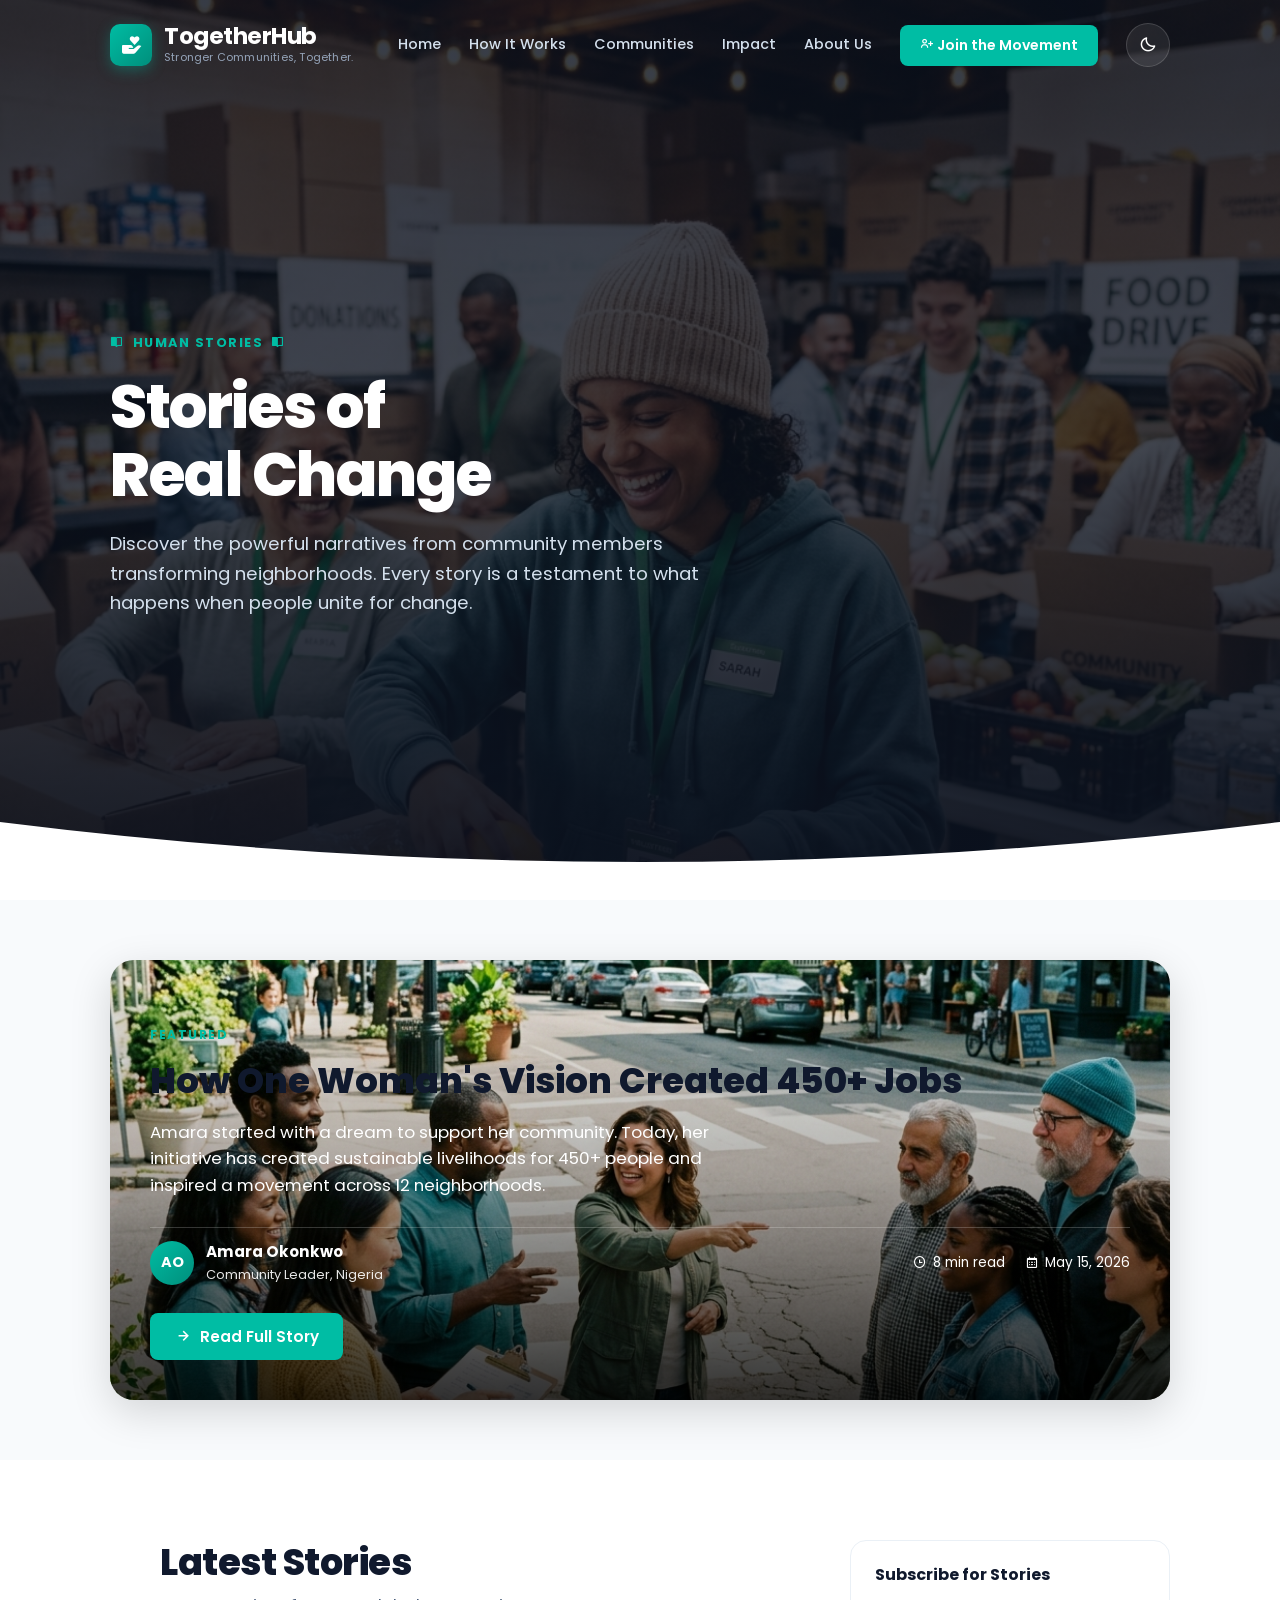
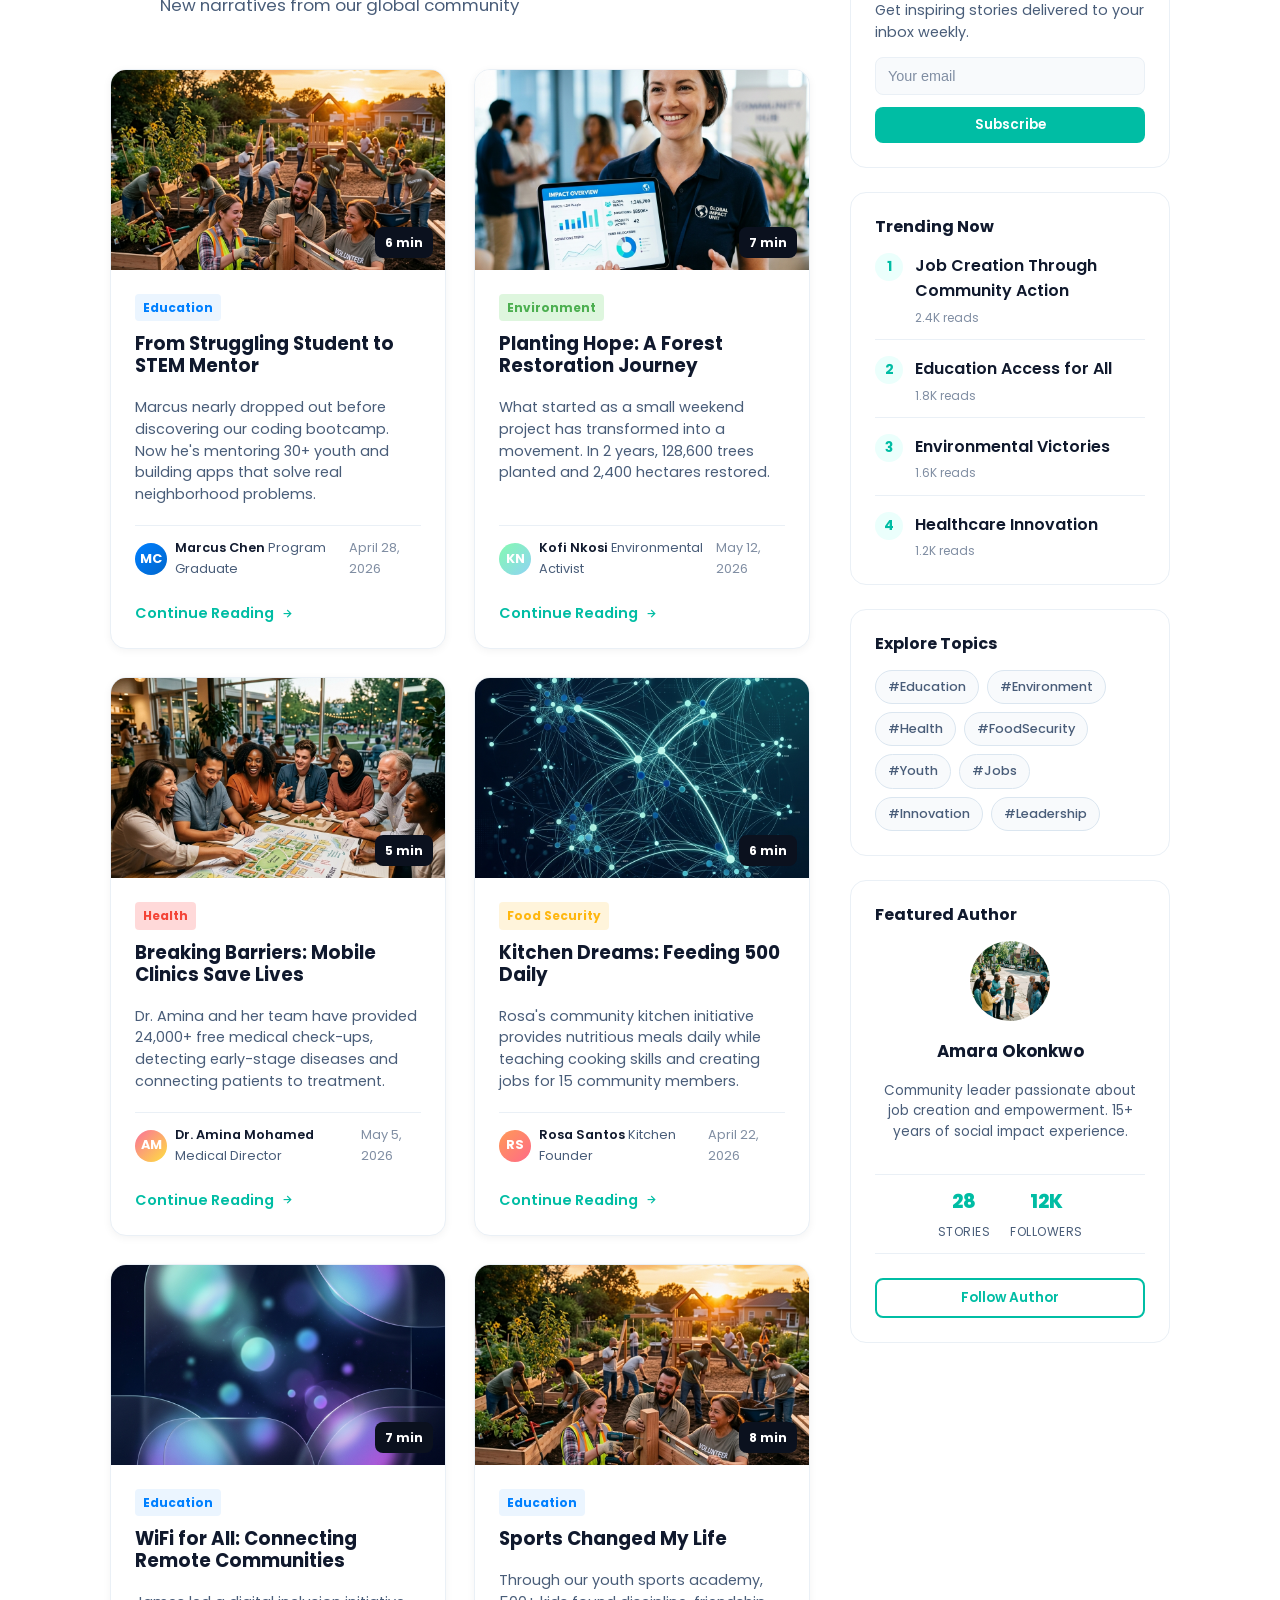
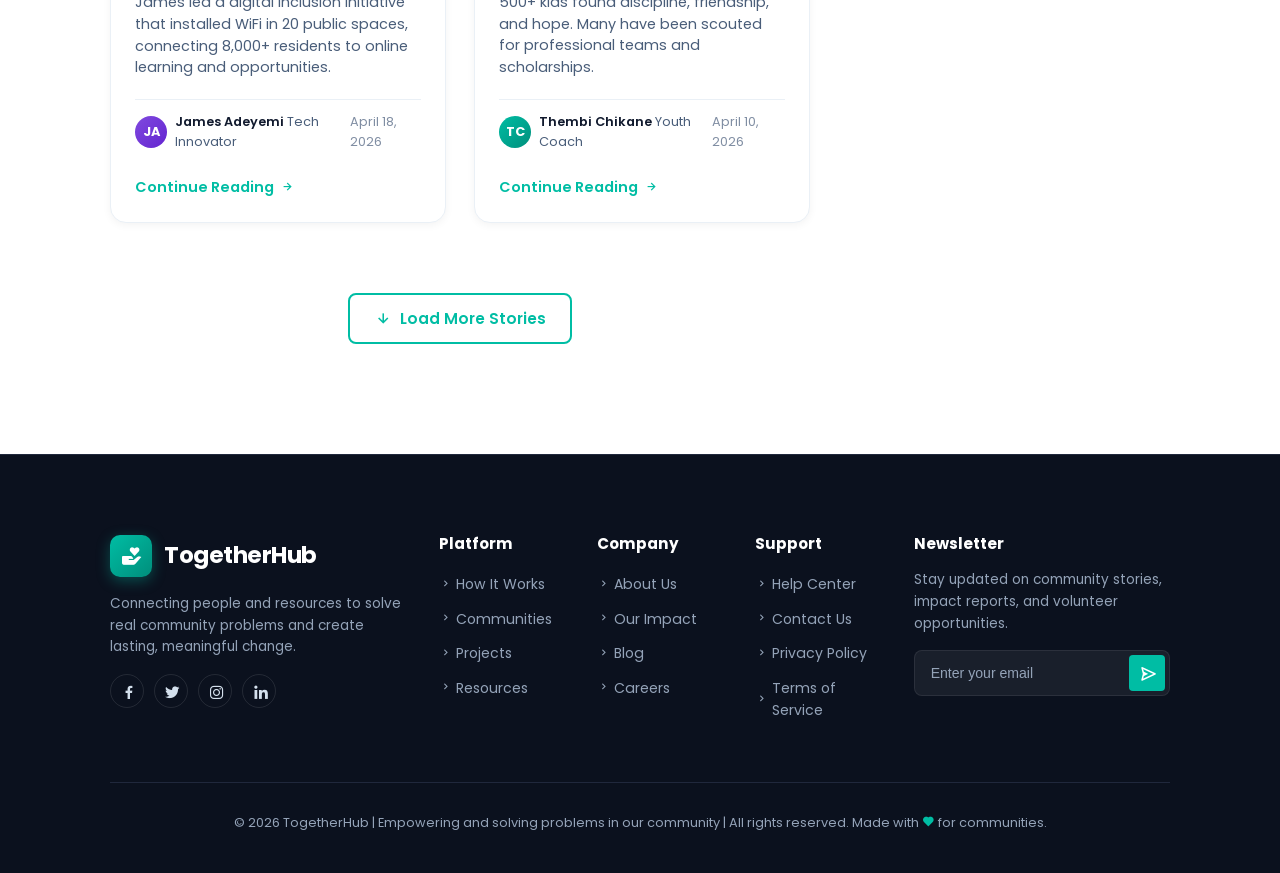
<file: stories.html>
<!DOCTYPE html>
<html lang="en">

<head>
    <meta charset="UTF-8">
    <meta name="viewport" content="width=device-width, initial-scale=1.0">
    <meta name="description"
        content="Read inspiring stories from our community. Personal accounts of resilience, change-making, and transformation happening across TogetherHub.">
    <title>Stories | TogetherHub</title>
    <link rel="apple-touch-icon" sizes="180x180" href="favicon/apple-touch-icon.png">
    <link rel="icon" type="image/png" sizes="32x32" href="favicon/favicon-32x32.png">
    <link rel="icon" type="image/png" sizes="16x16" href="favicon/favicon-16x16.png">
    <link rel="manifest" href="favicon/site.webmanifest">
    <link href='https://unpkg.com/boxicons@2.1.4/css/boxicons.min.css' rel='stylesheet'>
    <link rel="stylesheet" href="https://cdnjs.cloudflare.com/ajax/libs/font-awesome/6.5.0/css/all.min.css">
    <link rel="stylesheet" href="style.css">
</head>

<body>

    <!-- DYNAMIC STICKY NAVIGATION HEADER -->
    <header>
        <div class="container flex-between">
            <a href="index.html" class="logo-link" id="logo-anchor">
                <div class="logo-icon-box">
                    <i class='bx bxs-donate-heart'></i>
                </div>
                <div class="logo-text-wrapper">
                    <span class="logo-title">TogetherHub</span>
                    <span class="logo-subtitle">Stronger Communities, Together.</span>
                </div>
            </a>

            <nav class="nav-menu" id="navigation-bar">
                <a href="index.html" class="nav-link">Home</a>
                <a href="how-it-works.html" class="nav-link">How It Works</a>
                <a href="communities.html" class="nav-link">Communities</a>
                <a href="impact.html" class="nav-link">Impact</a>
                <a href="about.html" class="nav-link">About Us</a>
                <button class="btn-header" data-modal-target="modal-join">
                    <i class='bx bx-user-plus'></i> Join the Movement
                </button>
                <button class="theme-toggle-btn" type="button" aria-label="Toggle theme">
                    <i class='bx bx-moon'></i>
                </button>
            </nav>

            <div class="menu-toggle" id="mobile-menu-trigger">
                <span></span><span></span><span></span>
            </div>
        </div>
    </header>

    <!-- STORIES HERO SECTION -->
    <section class="hero stories-hero" id="stories-hero">
        <div class="container">
            <div class="hero-content">
                <span class="hero-badge">
                    <i class='bx bxs-book-open'></i>
                    Human Stories
                    <i class='bx bxs-book-open'></i>
                </span>
                <h1 class="hero-title">Stories of<br>Real Change</h1>
                <p class="hero-description">
                    Discover the powerful narratives from community members transforming neighborhoods. 
                    Every story is a testament to what happens when people unite for change.
                </p>
            </div>
        </div>
        <div class="hero-curve-container">
            <svg class="hero-curve-svg" viewBox="0 0 1440 80" preserveAspectRatio="none"
                xmlns="http://www.w3.org/2000/svg">
                <path d="M0,0 Q720,80 1440,0 L1440,80 L0,80 Z"></path>
            </svg>
        </div>
    </section>

    <!-- FEATURED STORY -->
    <section class="featured-story-section" id="featured-story">
        <div class="container">
            <article class="featured-story-card">
                <div class="featured-story-image">
                    <div class="featured-story-placeholder gradient-featured"></div>
                </div>
                <div class="featured-story-overlay">
                    <span class="featured-story-category">Featured</span>
                    <h1 class="featured-story-title">How One Woman's Vision Created 450+ Jobs</h1>
                    <p class="featured-story-excerpt">
                        Amara started with a dream to support her community. Today, her initiative has created sustainable 
                        livelihoods for 450+ people and inspired a movement across 12 neighborhoods.
                    </p>
                    <div class="featured-story-meta">
                        <div class="featured-story-author">
                            <div class="author-avatar gradient-teal">AO</div>
                            <div class="author-info">
                                <span class="author-name">Amara Okonkwo</span>
                                <span class="author-title">Community Leader, Nigeria</span>
                            </div>
                        </div>
                        <div class="featured-story-read-info">
                            <span class="read-time">
                                <i class='bx bx-time'></i> 8 min read
                            </span>
                            <span class="publish-date">
                                <i class='bx bx-calendar'></i> May 15, 2026
                            </span>
                        </div>
                    </div>
                    <button class="btn btn-primary featured-story-btn">
                        <i class='bx bx-right-arrow-alt'></i> Read Full Story
                    </button>
                </div>
            </article>
        </div>
    </section>

    <!-- STORIES GRID WITH SIDEBAR -->
    <section class="stories-main-section" id="stories-main">
        <div class="container stories-container">
            <!-- Main Stories Grid -->
            <div class="stories-grid-main">
                <div class="section-header left-aligned">
                    <h2 class="section-title">Latest Stories</h2>
                    <p class="section-subtitle">New narratives from our global community</p>
                </div>

                <div class="stories-grid">
                    <!-- Story Card 1 -->
                    <article class="editorial-story-card">
                        <div class="story-image-wrapper">
                            <div class="story-image-placeholder gradient-youth"></div>
                            <span class="story-read-time">6 min</span>
                        </div>
                        <div class="story-card-content">
                            <span class="story-category-tag education">Education</span>
                            <h3 class="story-card-title">From Struggling Student to STEM Mentor</h3>
                            <p class="story-card-excerpt">
                                Marcus nearly dropped out before discovering our coding bootcamp. Now he's mentoring 30+ youth 
                                and building apps that solve real neighborhood problems.
                            </p>
                            <div class="story-card-meta">
                                <div class="story-author-mini">
                                    <div class="author-avatar-sm gradient-blue">MC</div>
                                    <div>
                                        <span class="author-name-mini">Marcus Chen</span>
                                        <span class="author-role-mini">Program Graduate</span>
                                    </div>
                                </div>
                                <span class="publish-date-mini">April 28, 2026</span>
                            </div>
                            <button class="story-read-btn">
                                Continue Reading <i class='bx bx-right-arrow-alt'></i>
                            </button>
                        </div>
                    </article>

                    <!-- Story Card 2 -->
                    <article class="editorial-story-card">
                        <div class="story-image-wrapper">
                            <div class="story-image-placeholder gradient-environment"></div>
                            <span class="story-read-time">7 min</span>
                        </div>
                        <div class="story-card-content">
                            <span class="story-category-tag environment">Environment</span>
                            <h3 class="story-card-title">Planting Hope: A Forest Restoration Journey</h3>
                            <p class="story-card-excerpt">
                                What started as a small weekend project has transformed into a movement. In 2 years, 128,600 trees 
                                planted and 2,400 hectares restored.
                            </p>
                            <div class="story-card-meta">
                                <div class="story-author-mini">
                                    <div class="author-avatar-sm gradient-green">KN</div>
                                    <div>
                                        <span class="author-name-mini">Kofi Nkosi</span>
                                        <span class="author-role-mini">Environmental Activist</span>
                                    </div>
                                </div>
                                <span class="publish-date-mini">May 12, 2026</span>
                            </div>
                            <button class="story-read-btn">
                                Continue Reading <i class='bx bx-right-arrow-alt'></i>
                            </button>
                        </div>
                    </article>

                    <!-- Story Card 3 -->
                    <article class="editorial-story-card">
                        <div class="story-image-wrapper">
                            <div class="story-image-placeholder gradient-health"></div>
                            <span class="story-read-time">5 min</span>
                        </div>
                        <div class="story-card-content">
                            <span class="story-category-tag health">Health</span>
                            <h3 class="story-card-title">Breaking Barriers: Mobile Clinics Save Lives</h3>
                            <p class="story-card-excerpt">
                                Dr. Amina and her team have provided 24,000+ free medical check-ups, detecting early-stage 
                                diseases and connecting patients to treatment.
                            </p>
                            <div class="story-card-meta">
                                <div class="story-author-mini">
                                    <div class="author-avatar-sm gradient-red">AM</div>
                                    <div>
                                        <span class="author-name-mini">Dr. Amina Mohamed</span>
                                        <span class="author-role-mini">Medical Director</span>
                                    </div>
                                </div>
                                <span class="publish-date-mini">May 5, 2026</span>
                            </div>
                            <button class="story-read-btn">
                                Continue Reading <i class='bx bx-right-arrow-alt'></i>
                            </button>
                        </div>
                    </article>

                    <!-- Story Card 4 -->
                    <article class="editorial-story-card">
                        <div class="story-image-wrapper">
                            <div class="story-image-placeholder gradient-food"></div>
                            <span class="story-read-time">6 min</span>
                        </div>
                        <div class="story-card-content">
                            <span class="story-category-tag food">Food Security</span>
                            <h3 class="story-card-title">Kitchen Dreams: Feeding 500 Daily</h3>
                            <p class="story-card-excerpt">
                                Rosa's community kitchen initiative provides nutritious meals daily while teaching cooking skills 
                                and creating jobs for 15 community members.
                            </p>
                            <div class="story-card-meta">
                                <div class="story-author-mini">
                                    <div class="author-avatar-sm gradient-orange">RS</div>
                                    <div>
                                        <span class="author-name-mini">Rosa Santos</span>
                                        <span class="author-role-mini">Kitchen Founder</span>
                                    </div>
                                </div>
                                <span class="publish-date-mini">April 22, 2026</span>
                            </div>
                            <button class="story-read-btn">
                                Continue Reading <i class='bx bx-right-arrow-alt'></i>
                            </button>
                        </div>
                    </article>

                    <!-- Story Card 5 -->
                    <article class="editorial-story-card">
                        <div class="story-image-wrapper">
                            <div class="story-image-placeholder gradient-digital"></div>
                            <span class="story-read-time">7 min</span>
                        </div>
                        <div class="story-card-content">
                            <span class="story-category-tag education">Education</span>
                            <h3 class="story-card-title">WiFi for All: Connecting Remote Communities</h3>
                            <p class="story-card-excerpt">
                                James led a digital inclusion initiative that installed WiFi in 20 public spaces, connecting 8,000+ 
                                residents to online learning and opportunities.
                            </p>
                            <div class="story-card-meta">
                                <div class="story-author-mini">
                                    <div class="author-avatar-sm gradient-purple">JA</div>
                                    <div>
                                        <span class="author-name-mini">James Adeyemi</span>
                                        <span class="author-role-mini">Tech Innovator</span>
                                    </div>
                                </div>
                                <span class="publish-date-mini">April 18, 2026</span>
                            </div>
                            <button class="story-read-btn">
                                Continue Reading <i class='bx bx-right-arrow-alt'></i>
                            </button>
                        </div>
                    </article>

                    <!-- Story Card 6 -->
                    <article class="editorial-story-card">
                        <div class="story-image-wrapper">
                            <div class="story-image-placeholder gradient-youth"></div>
                            <span class="story-read-time">8 min</span>
                        </div>
                        <div class="story-card-content">
                            <span class="story-category-tag education">Education</span>
                            <h3 class="story-card-title">Sports Changed My Life</h3>
                            <p class="story-card-excerpt">
                                Through our youth sports academy, 500+ kids found discipline, friendship, and hope. Many have been 
                                scouted for professional teams and scholarships.
                            </p>
                            <div class="story-card-meta">
                                <div class="story-author-mini">
                                    <div class="author-avatar-sm gradient-teal">TC</div>
                                    <div>
                                        <span class="author-name-mini">Thembi Chikane</span>
                                        <span class="author-role-mini">Youth Coach</span>
                                    </div>
                                </div>
                                <span class="publish-date-mini">April 10, 2026</span>
                            </div>
                            <button class="story-read-btn">
                                Continue Reading <i class='bx bx-right-arrow-alt'></i>
                            </button>
                        </div>
                    </article>
                </div>

                <!-- Load More Button -->
                <div class="stories-load-more">
                    <button class="btn btn-outline-teal">
                        <i class='bx bx-down-arrow-alt'></i> Load More Stories
                    </button>
                </div>
            </div>

            <!-- Sidebar -->
            <aside class="stories-sidebar">
                <!-- Newsletter CTA -->
                <div class="sidebar-widget newsletter-widget">
                    <h4 class="widget-title">Subscribe for Stories</h4>
                    <p class="widget-desc">
                        Get inspiring stories delivered to your inbox weekly.
                    </p>
                    <form class="newsletter-form">
                        <input 
                            type="email" 
                            class="newsletter-input" 
                            placeholder="Your email" 
                            required 
                            aria-label="Email for newsletter"
                        >
                        <button type="submit" class="btn btn-primary btn-sm" style="width: 100%;">
                            Subscribe
                        </button>
                    </form>
                </div>

                <!-- Trending Stories -->
                <div class="sidebar-widget trending-widget">
                    <h4 class="widget-title">Trending Now</h4>
                    <ul class="trending-list">
                        <li class="trending-item">
                            <span class="trending-number">1</span>
                            <div class="trending-content">
                                <a href="#" class="trending-link">Job Creation Through Community Action</a>
                                <span class="trending-views">2.4K reads</span>
                            </div>
                        </li>
                        <li class="trending-item">
                            <span class="trending-number">2</span>
                            <div class="trending-content">
                                <a href="#" class="trending-link">Education Access for All</a>
                                <span class="trending-views">1.8K reads</span>
                            </div>
                        </li>
                        <li class="trending-item">
                            <span class="trending-number">3</span>
                            <div class="trending-content">
                                <a href="#" class="trending-link">Environmental Victories</a>
                                <span class="trending-views">1.6K reads</span>
                            </div>
                        </li>
                        <li class="trending-item">
                            <span class="trending-number">4</span>
                            <div class="trending-content">
                                <a href="#" class="trending-link">Healthcare Innovation</a>
                                <span class="trending-views">1.2K reads</span>
                            </div>
                        </li>
                    </ul>
                </div>

                <!-- Popular Tags -->
                <div class="sidebar-widget tags-widget">
                    <h4 class="widget-title">Explore Topics</h4>
                    <div class="tags-cloud">
                        <a href="#" class="tag-button">#Education</a>
                        <a href="#" class="tag-button">#Environment</a>
                        <a href="#" class="tag-button">#Health</a>
                        <a href="#" class="tag-button">#FoodSecurity</a>
                        <a href="#" class="tag-button">#Youth</a>
                        <a href="#" class="tag-button">#Jobs</a>
                        <a href="#" class="tag-button">#Innovation</a>
                        <a href="#" class="tag-button">#Leadership</a>
                    </div>
                </div>

                <!-- Featured Author -->
                <div class="sidebar-widget author-widget">
                    <h4 class="widget-title">Featured Author</h4>
                    <div class="featured-author">
                        <div class="featured-author-avatar gradient-featured"></div>
                        <h5 class="featured-author-name">Amara Okonkwo</h5>
                        <p class="featured-author-bio">
                            Community leader passionate about job creation and empowerment. 15+ years of social impact experience.
                        </p>
                        <div class="featured-author-stats">
                            <div class="author-stat">
                                <span class="stat-number">28</span>
                                <span class="stat-label">Stories</span>
                            </div>
                            <div class="author-stat">
                                <span class="stat-number">12K</span>
                                <span class="stat-label">Followers</span>
                            </div>
                        </div>
                        <button class="btn btn-sm btn-outline-teal" style="width: 100%;">
                            Follow Author
                        </button>
                    </div>
                </div>
            </aside>
        </div>
    </section>

    <!-- FOOTER -->
    <footer>
        <div class="container">
            <div class="footer-top">
                <div class="footer-brand-col">
                    <a href="index.html" class="logo-link">
                        <div class="logo-icon-box">
                            <i class='bx bxs-donate-heart'></i>
                        </div>
                        <div class="logo-text-wrapper">
                            <span class="logo-title" style="color: var(--text-light);">TogetherHub</span>
                        </div>
                    </a>
                    <p class="footer-brand-desc">
                        Connecting people and resources to solve real community problems
                        and create lasting, meaningful change.
                    </p>
                    <div class="footer-socials">
                        <a href="#" class="footer-social-btn flex-center" aria-label="Facebook"><i
                                class='bx bxl-facebook'></i></a>
                        <a href="#" class="footer-social-btn flex-center" aria-label="Twitter"><i
                                class='bx bxl-twitter'></i></a>
                        <a href="#" class="footer-social-btn flex-center" aria-label="Instagram"><i
                                class='bx bxl-instagram'></i></a>
                        <a href="#" class="footer-social-btn flex-center" aria-label="LinkedIn"><i
                                class='bx bxl-linkedin'></i></a>
                    </div>
                </div>

                <div class="footer-links-col">
                    <h4 class="footer-col-title">Platform</h4>
                    <ul class="footer-links-list">
                        <li><a href="how-it-works.html" class="footer-link"><i class='bx bx-chevron-right'></i> How It Works</a></li>
                        <li><a href="communities.html" class="footer-link"><i class='bx bx-chevron-right'></i> Communities</a></li>
                        <li><a href="projects.html" class="footer-link"><i class='bx bx-chevron-right'></i> Projects</a></li>
                        <li><a href="#" class="footer-link"><i class='bx bx-chevron-right'></i> Resources</a></li>
                    </ul>
                </div>

                <div class="footer-links-col">
                    <h4 class="footer-col-title">Company</h4>
                    <ul class="footer-links-list">
                        <li><a href="about.html" class="footer-link"><i class='bx bx-chevron-right'></i> About Us</a></li>
                        <li><a href="impact.html" class="footer-link"><i class='bx bx-chevron-right'></i> Our Impact</a></li>
                        <li><a href="#" class="footer-link"><i class='bx bx-chevron-right'></i> Blog</a></li>
                        <li><a href="#" class="footer-link"><i class='bx bx-chevron-right'></i> Careers</a></li>
                    </ul>
                </div>

                <div class="footer-links-col">
                    <h4 class="footer-col-title">Support</h4>
                    <ul class="footer-links-list">
                        <li><a href="#" class="footer-link"><i class='bx bx-chevron-right'></i> Help Center</a></li>
                        <li><a href="contact.html" class="footer-link"><i class='bx bx-chevron-right'></i> Contact Us</a></li>
                        <li><a href="#" class="footer-link"><i class='bx bx-chevron-right'></i> Privacy Policy</a></li>
                        <li><a href="#" class="footer-link"><i class='bx bx-chevron-right'></i> Terms of Service</a></li>
                    </ul>
                </div>

                <div class="footer-news-col">
                    <h4 class="footer-col-title" style="cursor:default;">Newsletter</h4>
                    <p class="footer-news-desc">
                        Stay updated on community stories, impact reports, and volunteer opportunities.
                    </p>
                    <form class="footer-news-form">
                        <input type="email" class="footer-news-input" placeholder="Enter your email" required
                            aria-label="Email address">
                        <button type="submit" class="footer-news-btn flex-center">
                            <i class='bx bx-send'></i>
                        </button>
                    </form>
                </div>
            </div>

            <div class="footer-bottom">
                <span>
                    &copy; 2026 TogetherHub | Empowering and solving problems in our community | All rights reserved.
                    Made with <i class='bx bxs-heart' style="color: var(--primary-teal);"></i> for communities.
                </span>
            </div>
        </div>
    </footer>

    <!-- MODAL: JOIN THE MOVEMENT -->
    <div class="modal-overlay" id="modal-join">
        <div class="modal-content">
            <button class="modal-close" aria-label="Close modal">&times;</button>
            <div class="modal-icon-header">
                <i class='bx bxs-donate-heart'></i>
            </div>
            <h3 class="modal-title">Join TogetherHub Today</h3>
            <p class="modal-desc">
                Create your local profile in under two minutes. Connect with your community and
                join ongoing projects making a real difference.
            </p>
            <form class="validated-form" data-form-type="Profile Signup">
                <div class="form-group">
                    <label class="form-label" for="join-name"><i class='bx bx-user'></i> Full Name</label>
                    <input type="text" id="join-name" class="form-input" placeholder="Jane Doe" required>
                </div>
                <div class="form-group">
                    <label class="form-label" for="join-email"><i class='bx bx-envelope'></i> Email Address</label>
                    <input type="email" id="join-email" class="form-input" placeholder="jane@example.com" required>
                </div>
                <div class="form-group">
                    <label class="form-label" for="join-location"><i class='bx bx-map-pin'></i> Zip / Postal Code</label>
                    <input type="text" id="join-location" class="form-input" placeholder="10001" required>
                </div>
                <button type="submit" class="btn btn-primary btn-form-submit">
                    <i class='bx bx-rocket'></i> Register and Get Started
                </button>
            </form>
        </div>
    </div>

    <!-- Toast Notification Container -->
    <div class="toast-container"></div>

    <!-- Main JavaScript Engine -->
    <script src="main.js"></script>
</body>

</html>
</file>
<file: style.css>
/* --- GOOGLE FONTS IMPORT --- */
@import url('https://fonts.googleapis.com/css2?family=Poppins:wght@300;400;500;600;700;800&display=swap');

/* --- CUSTOM PROPERTIES & CORE DESIGN SYSTEM --- */
:root {
  /* Color Palette - Exactly matching the uploaded mockup */
  --primary-teal: hsl(172, 100%, 37%);       /* Mockup Teal */
  --primary-teal-hover: hsl(172, 100%, 32%); /* Darker teal for active/hover */
  --primary-teal-light: hsl(172, 100%, 96%); /* Light teal background for Card 01 */
  
  --accent-purple: hsl(262, 70%, 58%);       /* Mockup Purple for Card 02 */
  --accent-purple-light: hsl(262, 100%, 97%);/* Light purple background */
  
  --accent-blue: hsl(210, 100%, 50%);        /* Mockup Blue for Card 03 */
  --accent-blue-light: hsl(210, 100%, 96%);  /* Light blue background */
  
  --accent-yellow: hsl(42, 100%, 53%);       /* Mockup Yellow Star */
  --accent-yellow-light: hsl(42, 100%, 96%); /* Light yellow background */

  --dark-bg: hsl(222, 47%, 8%);              /* Dark background matching header/hero/footer */
  --dark-banner: hsl(222, 47%, 12%);          /* Mockup dark blue stats/CTA banner */
  --dark-border: hsl(222, 30%, 18%);          /* Subtle dark dividers */
  
  --light-bg: hsl(0, 0%, 100%);               /* White body background */
  --light-bg-alt: hsl(210, 40%, 98%);         /* Very light grey-blue */
  
  --text-dark: hsl(222, 47%, 12%);            /* Bold headline text */
  --text-dark-secondary: hsl(215, 25%, 38%);  /* Muted descriptions */
  --text-dark-muted: hsl(215, 16%, 57%);      /* Placeholder texts */
  
  --text-light: hsl(0, 0%, 100%);             /* Light texts */
  --text-light-secondary: hsl(210, 40%, 88%); /* Subheadings in dark boxes */
  --text-light-muted: hsl(215, 20%, 65%);     /* Muted header taglines */
  
  /* Typography Scale — Poppins for all text */
  --font-family-title: 'Poppins', system-ui, sans-serif;
  --font-family-body: 'Poppins', system-ui, sans-serif;
  
  /* Component Defaults */
  --border-radius-sm: 8px;
  --border-radius-md: 16px;
  --border-radius-lg: 24px;
  --border-radius-full: 9999px;
  
  --transition-fast: 0.2s cubic-bezier(0.4, 0, 0.2, 1);
  --transition-normal: 0.3s cubic-bezier(0.4, 0, 0.2, 1);
  --transition-slow: 0.6s cubic-bezier(0.4, 0, 0.2, 1);
  
  --shadow-sm: 0 2px 8px rgba(0, 0, 0, 0.05);
  --shadow-md: 0 8px 30px rgba(0, 0, 0, 0.08);
  --shadow-lg: 0 12px 40px rgba(0, 0, 0, 0.15);
  --shadow-teal: 0 0 20px rgba(0, 184, 165, 0.3);
  
  --header-height: 90px;
  --max-width-content: 1100px;
}

/* --- RESET & BASIC LAYOUT --- */
*, *::before, *::after {
  box-sizing: border-box;
  margin: 0;
  padding: 0;
}

html {
  scroll-behavior: smooth;
  font-size: 16px;
}

body {
  font-family: var(--font-family-body);
  background-color: var(--light-bg);
  color: var(--text-dark);
  line-height: 1.6;
  -webkit-font-smoothing: antialiased;
  transition: background-color 0.35s ease, color 0.35s ease;
}

body.light-mode,
body.dark-mode {
  transition: background-color 0.35s ease, color 0.35s ease;
}

.theme-toggle-btn {
  display: inline-flex;
  align-items: center;
  justify-content: center;
  width: 44px;
  height: 44px;
  border-radius: var(--border-radius-full);
  border: 1px solid rgba(255, 255, 255, 0.15);
  background-color: rgba(255, 255, 255, 0.08);
  color: var(--text-light);
  transition: background-color 0.35s ease, border-color 0.35s ease, color 0.35s ease, transform 0.35s ease;
}

.theme-toggle-btn:hover {
  transform: translateY(-1px);
  background-color: rgba(255, 255, 255, 0.16);
}

.theme-toggle-btn:focus {
  outline: 2px solid var(--primary-teal);
  outline-offset: 2px;
}

.theme-toggle-btn i {
  font-size: 1.1rem;
  transition: transform 0.35s ease;
}

.theme-toggle-btn.active i {
  transform: rotate(360deg);
}

body.light-mode {
  --dark-bg: hsl(222, 47%, 8%);
  --dark-banner: hsl(222, 47%, 12%);
  --light-bg: hsl(0, 0%, 100%);
  --light-bg-alt: hsl(210, 40%, 98%);
  --text-dark: hsl(222, 47%, 12%);
  --text-dark-secondary: hsl(215, 25%, 38%);
  --text-dark-muted: hsl(215, 16%, 57%);
  --text-light: hsl(0, 0%, 100%);
  --text-light-secondary: hsl(210, 40%, 88%);
  --text-light-muted: hsl(215, 20%, 65%);
}

body.dark-mode {
  --dark-bg: hsl(224, 22%, 14%);
  --dark-banner: hsl(224, 20%, 18%);
  --light-bg: hsl(223, 22%, 10%);
  --light-bg-alt: hsl(224, 24%, 14%);
  --text-dark: hsl(0, 0%, 97%);
  --text-dark-secondary: hsl(210, 40%, 80%);
  --text-dark-muted: hsl(210, 40%, 68%);
  --text-light: hsl(0, 0%, 100%);
  --text-light-secondary: hsl(210, 40%, 88%);
  --text-light-muted: hsl(210, 40%, 73%);
}

h1, h2, h3, h4, h5, h6 {
  font-family: var(--font-family-title);
  color: var(--text-dark);
  font-weight: 700;
  line-height: 1.2;
}

a {
  text-decoration: none;
  color: inherit;
  transition: var(--transition-fast);
}

ul {
  list-style: none;
}

img {
  max-width: 100%;
  height: auto;
  display: block;
}

button {
  cursor: pointer;
  font-family: inherit;
  border: none;
  background: none;
  outline: none;
}

/* --- LAYOUT UTILITIES (Flexbox Center) --- */
.container {
  width: 100%;
  max-width: var(--max-width-content);
  margin-left: auto;
  margin-right: auto;
  padding-left: 20px;
  padding-right: 20px;
}

.flex-row {
  display: flex;
  flex-direction: row;
}

.flex-column {
  display: flex;
  flex-direction: column;
}

.flex-wrap {
  flex-wrap: wrap;
}

.flex-center {
  display: flex;
  justify-content: center;
  align-items: center;
}

.flex-between {
  display: flex;
  justify-content: space-between;
  align-items: center;
}

.flex-align-center {
  display: flex;
  align-items: center;
}

/* --- STICKY NAV SYSTEM --- */
header {
  position: absolute;
  top: 0;
  left: 0;
  width: 100%;
  height: var(--header-height);
  z-index: 1000;
  transition: var(--transition-normal);
  background: transparent;
}

header.sticky {
  position: fixed;
  background: hsla(222, 47%, 8%, 0.95);
  backdrop-filter: blur(12px);
  box-shadow: 0 4px 30px rgba(0, 0, 0, 0.15);
  height: 80px;
  border-bottom: 1px solid var(--dark-border);
}

header .container {
  height: 100%;
}

.logo-link {
  display: flex;
  align-items: center;
  gap: 12px;
}

/* Icon-box logo — boxicon inside a teal pill */
.logo-icon-box {
  width: 42px;
  height: 42px;
  background: linear-gradient(135deg, var(--primary-teal), hsl(172, 100%, 28%));
  border-radius: 10px;
  display: flex;
  align-items: center;
  justify-content: center;
  color: var(--text-light);
  font-size: 1.45rem;
  flex-shrink: 0;
  transition: var(--transition-normal);
  box-shadow: 0 4px 14px hsla(172, 100%, 37%, 0.35);
}

.logo-link:hover .logo-icon-box {
  transform: rotate(-8deg) scale(1.08);
  box-shadow: 0 6px 20px hsla(172, 100%, 37%, 0.5);
}

.logo-text-wrapper {
  display: flex;
  flex-direction: column;
}

.logo-title {
  font-family: var(--font-family-title);
  font-size: 1.45rem;
  font-weight: 700;
  color: var(--text-light);
  line-height: 1.1;
  letter-spacing: -0.5px;
}

.logo-subtitle {
  font-size: 0.68rem;
  color: var(--text-light-muted);
  font-weight: 400;
  letter-spacing: 0.2px;
}

.nav-menu {
  display: flex;
  align-items: center;
  gap: 28px;
}

.nav-link {
  font-size: 0.9rem;
  font-weight: 500;
  color: var(--text-light-secondary);
  padding: 6px 0;
  position: relative;
}

.nav-link:hover {
  color: var(--text-light);
}

/* Horizontal line under active navigation node */
.nav-link::after {
  content: '';
  position: absolute;
  bottom: 0;
  left: 50%;
  width: 0;
  height: 2px;
  background-color: var(--primary-teal);
  transition: var(--transition-normal);
  transform: translateX(-50%);
}

.nav-link.active {
  color: var(--text-light);
}

.nav-link.active::after {
  width: 100%;
}

.nav-link:hover::after {
  width: 100%;
}

/* Action button header */
.btn-header {
  padding: 10px 20px;
  border-radius: var(--border-radius-sm);
  background-color: var(--primary-teal);
  color: var(--text-light);
  font-weight: 600;
  font-size: 0.88rem;
  transition: var(--transition-normal);
}

.btn-header:hover {
  background-color: var(--primary-teal-hover);
  transform: translateY(-1px);
  box-shadow: var(--shadow-teal);
}

/* Menu Toggle Icon Mobile */
.menu-toggle {
  display: none;
  flex-direction: column;
  justify-content: space-between;
  width: 26px;
  height: 18px;
  cursor: pointer;
  z-index: 100000;
}

.menu-toggle span {
  display: block;
  height: 2.5px;
  width: 100%;
  background-color: var(--text-light);
  border-radius: var(--border-radius-full);
  transition: var(--transition-normal);
}

/* --- BUTTON COMPONENTS --- */
.btn {
  display: inline-flex;
  align-items: center;
  justify-content: center;
  gap: 8px;
  padding: 12px 24px;
  border-radius: var(--border-radius-sm);
  font-weight: 600;
  font-size: 0.95rem;
  transition: var(--transition-normal);
  position: relative;
}

.btn-primary {
  background-color: var(--primary-teal);
  color: var(--text-light);
}

.btn-primary:hover {
  background-color: var(--primary-teal-hover);
  transform: translateY(-2px);
  box-shadow: var(--shadow-teal);
}

.btn-primary svg {
  transition: var(--transition-fast);
}

.btn-primary:hover svg {
  transform: translateX(3px);
}

.btn-secondary {
  border: 1px solid rgba(255, 255, 255, 0.3);
  color: var(--text-light);
  background-color: rgba(255, 255, 255, 0.05);
  backdrop-filter: blur(4px);
}

.btn-secondary:hover {
  background-color: var(--text-light);
  color: var(--dark-bg);
  border-color: var(--text-light);
  transform: translateY(-2px);
}

.btn-secondary svg {
  transition: var(--transition-fast);
}

.btn-secondary:hover svg {
  transform: scale(1.1);
}

.btn-outline-teal {
  border: 2px solid var(--primary-teal);
  color: var(--primary-teal);
  background-color: transparent;
  font-weight: 600;
}

.btn-outline-teal:hover {
  background-color: var(--primary-teal);
  color: var(--text-light);
  transform: translateY(-2px);
  box-shadow: var(--shadow-teal);
}

/* --- THE HERO AREA --- */
.hero {
  position: relative;
  background-color: var(--dark-bg);
  background-image: linear-gradient(
      180deg,
      rgba(11, 17, 30, 0.82) 0%,
      rgba(11, 17, 30, 0.76) 50%,
      rgba(11, 17, 30, 0.96) 100%
    ),
    url('assets/hero-bg.png');
  background-size: cover;
  background-position: center 25%;
  background-repeat: no-repeat;
  min-height: 100vh;
  padding-top: calc(var(--header-height) + 80px);
  padding-bottom: 120px;
  color: var(--text-light);
  display: flex;
  align-items: center;
  overflow: hidden;
}


.hero-content {
  max-width: 620px;
  position: relative;
  z-index: 10;
  display: flex;
  flex-direction: column;
  gap: 20px;
}

.hero-badge {
  display: inline-flex;
  align-items: center;
  gap: 8px;
  font-size: 0.8rem;
  font-weight: 700;
  letter-spacing: 1.5px;
  color: var(--primary-teal);
  text-transform: uppercase;
}

.hero-title {
  font-size: 3.8rem;
  font-weight: 800;
  color: var(--text-light);
  line-height: 1.12;
  letter-spacing: -1.5px;
}

.hero-description {
  font-size: 1.15rem;
  color: var(--text-light-secondary);
  line-height: 1.6;
  font-weight: 400;
}

.hero-cta {
  display: flex;
  gap: 16px;
  margin-top: 10px;
}

/* Smooth organic curved cutout matching reference mockup */
.hero-curve-container {
  position: absolute;
  bottom: -2px;
  left: 0;
  width: 100%;
  line-height: 0;
  z-index: 20;
}

.hero-curve-svg {
  width: 100%;
  height: 80px;
  fill: var(--light-bg);
}

/* --- "SIMPLE STEPS" CARD SECTION --- */
.card-section {
  padding: 90px 0;
  background-color: var(--light-bg);
}

.section-header {
  text-align: center;
  margin-bottom: 50px;
  max-width: 600px;
  margin-left: auto;
  margin-right: auto;
  display: flex;
  flex-direction: column;
  gap: 8px;
}

.section-tagline {
  color: var(--primary-teal);
  font-size: 0.85rem;
  font-weight: 700;
  text-transform: uppercase;
  letter-spacing: 1.5px;
  
}

.section-title {
  font-size: 2.3rem;
  font-weight: 800;
  color: var(--text-dark);
  letter-spacing: -0.5px;
}

.section-subtitle {
  color: var(--text-dark-secondary);
  font-size: 1.05rem;
  font-weight: 400;
}

/* The horizontal Flexbox grid */
.card-grid {
  display: grid;
  grid-template-columns: repeat(3, 1fr);
  gap: 28px;
  width: 100%;
}

/* Three Spec Cards */
.card-item {
  display: flex;
  flex-direction: column;
  background-color: var(--light-bg);
  border: 1px solid hsl(210, 40%, 94%);
  border-radius: var(--border-radius-md);
  padding: 30px;
  transition: all var(--transition-normal);
  box-shadow: var(--shadow-sm);
  position: relative;
}

.card-item:hover {
  transform: translateY(-6px);
  box-shadow: var(--shadow-md);
}

/* Pill badge inside cards */
.card-badge-num {
  position: absolute;
  top: 24px;
  left: 24px;
  font-size: 0.78rem;
  font-weight: 700;
  padding: 3px 10px;
  border-radius: var(--border-radius-full);
}

/* Icon box matching mock color schemes */
.card-icon-box {
  width: 54px;
  height: 54px;
  border-radius: var(--border-radius-sm);
  margin-bottom: 20px;
  margin-top: 15px;
  transition: var(--transition-normal);
}

/* Support both SVG and bx icon in card boxes */
.card-icon-box i,
.card-icon-box svg {
  font-size: 1.7rem;
  width: 26px;
  height: 26px;
}

.card-title {
  font-size: 1.3rem;
  font-weight: 700;
  color: var(--text-dark);
  margin-bottom: 8px;
}

.card-desc {
  color: var(--text-dark-secondary);
  font-size: 0.95rem;
  line-height: 1.55;
}

/* Individual card badges styling */
.card-item.step-1 .card-badge-num {
  background-color: var(--primary-teal-light);
  color: var(--primary-teal);
}
.card-item.step-1 .card-icon-box {
  background-color: var(--primary-teal-light);
  color: var(--primary-teal);
}

.card-item.step-2 .card-badge-num {
  background-color: var(--accent-purple-light);
  color: var(--accent-purple);
}
.card-item.step-2 .card-icon-box {
  background-color: var(--accent-purple-light);
  color: var(--accent-purple);
}

.card-item.step-3 .card-badge-num {
  background-color: var(--accent-blue-light);
  color: var(--accent-blue);
}
.card-item.step-3 .card-icon-box {
  background-color: var(--accent-blue-light);
  color: var(--accent-blue);
}

/* --- THE REAL IMPACT STATS BANNER --- */
.stats-banner-section {
  padding: 40px 0 60px;
  background-color: transparent;
}

.stats-banner-box {
  background-color: var(--dark-banner);
  background-image: linear-gradient(rgba(11, 17, 30, 0.8), rgba(11, 17, 30, 0.9)), url('assets/banner_background.png');
  background-size: cover;
  background-position: center;
  border-radius: var(--border-radius-lg);
  padding: 45px 35px;
  color: var(--text-light);
  display: flex;
  flex-direction: column;
  align-items: stretch;
  box-shadow: var(--shadow-lg);
  border: 1px solid rgba(255, 255, 255, 0.08);
  max-width: 1120px;
  margin: 0 auto;
}

.stats-banner-title {
  font-family: var(--font-family-title);
  font-size: 2.1rem;
  font-weight: 800;
  margin-bottom: 32px;
  letter-spacing: -0.5px;
  color: var(--text-light);
  text-align: center;
}

.stats-banner-grid {
  display: grid;
  grid-template-columns: repeat(4, 1fr);
  gap: 18px;
  width: 100%;
}

.stats-banner-item {
  display: flex;
  align-items: center;
  gap: 18px;
  background-color: rgba(255, 255, 255, 0.06);
  border: 1px solid rgba(255, 255, 255, 0.08);
  border-radius: var(--border-radius-md);
  padding: 24px 20px;
  min-height: 120px;
  align-items: center;
}

/* Support both SVG and bx icon in stats icons */
.stats-banner-icon i,
.stats-banner-icon svg {
  font-size: 1.4rem;
  width: 24px;
  height: 24px;
}

.stats-banner-text {
  display: flex;
  flex-direction: column;
  gap: 6px;
  min-width: 0;
}

.stats-banner-number,
.stats-number {
  font-family: var(--font-family-title);
  font-size: 1.9rem;
  font-weight: 800;
  line-height: 1.05;
  color: var(--text-light);
}

.stats-banner-label,
.stats-label {
  font-size: 0.95rem;
  color: var(--text-light-secondary);
  font-weight: 500;
  line-height: 1.4;
}

/* Custom icon themes in stats banner */
.stats-banner-item.volunteers .stats-banner-icon {
  color: var(--primary-teal);
  background-color: hsla(172, 100%, 37%, 0.14);
}
.stats-banner-item.projects .stats-banner-icon {
  color: var(--accent-purple);
  background-color: hsla(262, 70%, 58%, 0.14);
}
.stats-banner-item.impacted .stats-banner-icon {
  color: hsl(120, 70%, 45%);
  background-color: hsla(120, 70%, 45%, 0.14);
}
.stats-banner-item.completed .stats-banner-icon {
  color: var(--accent-yellow);
  background-color: hsla(42, 100%, 53%, 0.14);
}

/* --- VOICES FROM OUR COMMUNITY (Testimonial Cards) --- */
.testimonials-section {
  padding: 80px 0;
  background-color: var(--light-bg);
}

.testimonial-grid {
  display: grid;
  grid-template-columns: repeat(2, 1fr);
  gap: 28px;
  width: 100%;
  margin-bottom: 30px;
}

.testimonial-card-item {
  display: flex;
  flex-direction: column;
  background-color: var(--light-bg);
  border: 1px solid hsl(210, 40%, 94%);
  border-radius: var(--border-radius-md);
  padding: 30px;
  max-width: 520px;
  box-shadow: var(--shadow-sm);
  position: relative;
  transition: all var(--transition-normal);
}

.testimonial-card-item:hover {
  transform: translateY(-4px);
  box-shadow: var(--shadow-md);
}

/* Testimonial quote icon */
.testimonial-quote-icon {
  font-size: 2.4rem;
  margin-bottom: 16px;
  color: var(--primary-teal);
  opacity: 0.45;
  display: block;
  line-height: 1;
  width: auto;
  height: auto;
}
.testimonial-quote-icon.purple-quote {
  color: var(--accent-purple);
}

.testimonial-quote-text {
  font-size: 1.05rem;
  color: var(--text-dark);
  line-height: 1.6;
  margin-bottom: 24px;
  font-weight: 500;
  flex-grow: 1;
}

.testimonial-author-box {
  display: flex;
  align-items: center;
  gap: 12px;
}

/* Testimonial avatar — initials-based circle */
.testimonial-avatar-img {
  width: 52px;
  height: 52px;
  border-radius: var(--border-radius-full);
  display: flex;
  align-items: center;
  justify-content: center;
  font-weight: 700;
  font-size: 0.88rem;
  letter-spacing: 0.5px;
  flex-shrink: 0;
  font-family: var(--font-family-title);
}
.avatar-teal {
  background-color: var(--primary-teal-light);
  color: var(--primary-teal);
  border: 2.5px solid var(--primary-teal);
}
.avatar-purple {
  background-color: var(--accent-purple-light);
  color: var(--accent-purple);
  border: 2.5px solid var(--accent-purple);
}
.avatar-blue {
  background-color: var(--accent-blue-light);
  color: var(--accent-blue);
  border: 2.5px solid var(--accent-blue);
}

.testimonial-author-info {
  display: flex;
  flex-direction: column;
}

.testimonial-author-name {
  font-size: 0.98rem;
  font-weight: 700;
  color: var(--text-dark);
  line-height: 1.2;
}

.testimonial-author-role {
  font-size: 0.82rem;
  color: var(--text-dark-secondary);
  margin-bottom: 4px;
}

.testimonial-stars {
  display: flex;
  gap: 2px;
  margin-top: 3px;
}

/* Works for both SVG and bx star icons */
.testimonial-stars i,
.testimonial-stars svg {
  font-size: 0.9rem;
  width: 14px;
  height: 14px;
  color: var(--accent-yellow);
}
.testimonial-stars.purple-stars i {
  color: var(--accent-purple);
}

/* Dots Carousel Navigation */
.testimonial-dots {
  display: flex;
  justify-content: center;
  gap: 8px;
}

.testimonial-dot {
  width: 8px;
  height: 8px;
  border-radius: var(--border-radius-full);
  background-color: hsl(210, 16%, 80%);
  cursor: pointer;
  transition: var(--transition-normal);
}

.testimonial-dot.active {
  background-color: var(--text-dark);
  width: 24px;
}

/* --- "BE THE CHANGE" CTA BANNER --- */
.cta-banner-section {
  padding: 56px 0 100px;
}

.cta-banner-box {
  background-color: var(--dark-banner);
  background-image: linear-gradient(rgba(11, 17, 30, 0.8), rgba(11, 17, 30, 0.9)), url('assets/banner_background.png');
  background-size: cover;
  background-position: center;
  border-radius: var(--border-radius-lg);
  padding: 60px 40px;
  color: var(--text-light);
  display: flex;
  flex-direction: row;
  justify-content: space-between;
  align-items: center;
  position: relative;
  overflow: hidden;
  box-shadow: var(--shadow-lg);
  gap: 24px;
}

/* Raised hands vector backdrop illustration */
.cta-banner-backdrop {
  position: absolute;
  bottom: 0;
  left: 0;
  width: 100%;
  height: 100%;
  opacity: 0.1;
  pointer-events: none;
  z-index: 1;
}

.cta-banner-content {
  max-width: 640px;
  display: flex;
  flex-direction: column;
  gap: 14px;
  position: relative;
  z-index: 5;
}

.cta-banner-title {
  font-size: 2.1rem;
  font-weight: 800;
  color: var(--text-light);
  line-height: 1.2;
}

.cta-banner-desc {
  color: var(--text-light-secondary);
  font-size: 0.98rem;
  line-height: 1.5;
}

.cta-banner-actions {
  display: flex;
  flex-direction: column;
  align-items: flex-end;
  gap: 18px;
  position: relative;
  z-index: 5;
  text-align: right;
  min-width: 280px;
}

.cta-banner-btn-wrap {
  display: flex;
  flex-direction: column;
  align-items: flex-end;
  gap: 8px;
}

.cta-banner-meta {
  font-size: 0.78rem;
  color: var(--text-light-muted);
}

/* Overlapping Avatars Cluster */
.avatar-group-wrap {
  display: flex;
  align-items: center;
  gap: 10px;
}

.avatar-group {
  display: flex;
}

/* Avatar group — initials circles overlapping */
.avatar-group-item {
  width: 34px;
  height: 34px;
  border-radius: var(--border-radius-full);
  border: 2.5px solid var(--dark-banner);
  margin-left: -9px;
  display: flex;
  align-items: center;
  justify-content: center;
  font-size: 0.72rem;
  font-weight: 700;
  color: var(--text-light);
  font-family: var(--font-family-title);
}
.avatar-group-item:first-child { margin-left: 0; }
.avatar-teal-sm  { background-color: var(--primary-teal); }
.avatar-purple-sm{ background-color: var(--accent-purple); }
.avatar-blue-sm  { background-color: var(--accent-blue); }
.avatar-yellow-sm{ background-color: var(--accent-yellow); color: var(--dark-bg); }

.avatar-group-text {
  font-size: 0.82rem;
  color: var(--text-light-secondary);
  font-weight: 500;
}

/* --- FOOTER SECTION --- */
footer {
  background-color: var(--dark-bg);
  border-top: 1px solid var(--dark-border);
  color: var(--text-light-secondary);
  padding: 80px 0 40px;
  font-size: 0.88rem;
}

.footer-top {
  display: grid;
  grid-template-columns: 2.8fr 1.2fr 1.2fr 1.2fr 2.4fr;
  gap: 30px;
  margin-bottom: 60px;
}

.footer-brand-col {
  display: flex;
  flex-direction: column;
  gap: 16px;
}

.footer-brand-desc {
  color: var(--text-light-muted);
  line-height: 1.6;
  font-size: 0.85rem;
}

.footer-socials {
  display: flex;
  gap: 10px;
}

.footer-social-btn {
  width: 34px;
  height: 34px;
  border-radius: var(--border-radius-full);
  border: 1px solid rgba(255, 255, 255, 0.1);
  color: var(--text-light-secondary);
  transition: var(--transition-normal);
}

.footer-social-btn:hover {
  background-color: var(--primary-teal);
  color: var(--text-light);
  border-color: var(--primary-teal);
  transform: translateY(-2px);
}

.footer-social-btn i,
.footer-social-btn svg {
  font-size: 1.1rem;
  width: 15px;
  height: 15px;
}

/* Standard Links Columns */
.footer-links-col {
  display: flex;
  flex-direction: column;
  gap: 20px;
}

.footer-col-title {
  color: var(--text-light);
  font-size: 0.95rem;
  font-weight: 700;
}

.footer-links-list {
  display: flex;
  flex-direction: column;
  gap: 12px;
}

.footer-link {
  color: var(--text-light-muted);
  transition: var(--transition-fast);
}

.footer-link:hover {
  color: var(--primary-teal);
}

/* Newsletter Signup Column */
.footer-news-col {
  display: flex;
  flex-direction: column;
  gap: 16px;
}

.footer-news-desc {
  color: var(--text-light-muted);
  font-size: 0.85rem;
}

.footer-news-form {
  display: flex;
  width: 100%;
  background-color: rgba(255, 255, 255, 0.06);
  border: 1px solid rgba(255, 255, 255, 0.08);
  border-radius: var(--border-radius-sm);
  padding: 4px;
  transition: var(--transition-normal);
}

.footer-news-form:focus-within {
  border-color: var(--primary-teal);
  box-shadow: 0 0 8px var(--primary-teal-glow);
}

.footer-news-input {
  flex-grow: 1;
  padding: 8px 12px;
  color: var(--text-light);
  font-size: 0.88rem;
  background: none;
  border: none;
  outline: none;
}

.footer-news-input::placeholder {
  color: var(--text-light-muted);
}

.footer-news-btn {
  background-color: var(--primary-teal);
  color: var(--text-light);
  width: 36px;
  height: 36px;
  border-radius: 4px;
  transition: var(--transition-normal);
}

.footer-news-btn:hover {
  background-color: var(--primary-teal-hover);
}

.footer-news-btn i,
.footer-news-btn svg {
  font-size: 1.15rem;
  width: 16px;
  height: 16px;
}

.footer-bottom {
  border-top: 1px solid var(--dark-border);
  padding-top: 30px;
  text-align: center;
  color: var(--text-light-muted);
  font-size: 0.8rem;
}

/* --- TOAST NOTIFICATIONS & MODALS --- */
.toast-container {
  position: fixed;
  bottom: 24px;
  right: 24px;
  z-index: 10000;
  display: flex;
  flex-direction: column;
  gap: 12px;
}

.toast {
  background-color: hsl(222, 40%, 12%);
  color: var(--text-light);
  padding: 14px 20px;
  border-left: 4px solid var(--primary-teal);
  border-radius: var(--border-radius-sm);
  box-shadow: var(--shadow-lg);
  display: flex;
  align-items: center;
  gap: 12px;
  min-width: 280px;
  max-width: 400px;
  transform: translateX(120%);
  animation: slideInToast 0.4s cubic-bezier(0.175, 0.885, 0.32, 1.275) forwards;
}

@keyframes slideInToast {
  to { transform: translateX(0); }
}

.toast.fade-out {
  animation: fadeOutToast 0.4s ease forwards;
}

@keyframes fadeOutToast {
  to {
    opacity: 0;
    transform: translateY(20px);
  }
}

.toast-icon {
  color: var(--primary-teal);
  flex-shrink: 0;
}

.toast-message {
  font-size: 0.88rem;
  font-weight: 500;
}

.modal-overlay {
  position: fixed;
  top: 0;
  left: 0;
  width: 100%;
  height: 100%;
  background-color: rgba(11, 17, 30, 0.82);
  backdrop-filter: blur(6px);
  z-index: 9999;
  display: flex;
  justify-content: center;
  align-items: center;
  opacity: 0;
  pointer-events: none;
  transition: opacity var(--transition-normal);
}

.modal-overlay.active {
  opacity: 1;
  pointer-events: all;
}

.modal-content {
  background-color: var(--light-bg);
  border-radius: var(--border-radius-md);
  padding: 40px;
  width: 90%;
  max-width: 500px;
  position: relative;
  box-shadow: var(--shadow-lg);
  transform: scale(0.9);
  transition: transform var(--transition-normal);
}

.modal-overlay.active .modal-content {
  transform: scale(1);
}

.modal-close {
  position: absolute;
  top: 20px;
  right: 20px;
  color: var(--text-dark-secondary);
  font-size: 1.35rem;
  width: 32px;
  height: 32px;
  border-radius: var(--border-radius-full);
  display: flex;
  justify-content: center;
  align-items: center;
  transition: var(--transition-fast);
}

.modal-close:hover {
  background-color: var(--light-bg-alt);
  color: var(--text-dark);
}

.modal-title {
  font-size: 1.6rem;
  margin-bottom: 8px;
  color: var(--text-dark);
}

.modal-desc {
  color: var(--text-dark-secondary);
  margin-bottom: 24px;
  font-size: 0.92rem;
}

.form-group {
  margin-bottom: 16px;
  display: flex;
  flex-direction: column;
  gap: 6px;
}

.form-label {
  font-weight: 600;
  font-size: 0.82rem;
  color: var(--text-dark);
}

.form-input {
  border: 1px solid hsl(210, 40%, 90%);
  background-color: var(--light-bg-alt);
  padding: 10px 14px;
  border-radius: var(--border-radius-sm);
  color: var(--text-dark);
  transition: var(--transition-normal);
}

.form-input:focus {
  border-color: var(--primary-teal);
  background-color: var(--light-bg);
  box-shadow: 0 0 8px var(--primary-teal-glow);
}

.btn-form-submit {
  width: 100%;
  margin-top: 10px;
}

/* --- FIVE-TIER RESPONSIVE LIBRARY BREAKPOINTS --- */

/* 
 
  1. MOBILE SMALL (Phones < 480px)
  =========================================
*/
@media (max-width: 480px) {
  .hero {
    min-height: 80vh;
    padding-top: calc(var(--header-height) + 30px);
    padding-bottom: 40px;
  }
  
  .hero-title {
    font-size: 1.9rem;
  }
  
  .hero-description {
    font-size: 0.95rem;
  }
  
  .hero-badge {
    font-size: 0.7rem;
  }
  
  .hero-cta {
    flex-direction: column;
    gap: 10px;
    width: 100%;
  }
  
  .hero-cta .btn {
    width: 100%;
    padding: 10px 16px;
    font-size: 0.88rem;
  }
  
  .trust-item {
    font-size: 0.75rem;
  }
  
  .cta-banner-title {
    font-size: 1.55rem;
  }
  
  .avatar-group-wrap {
    flex-direction: column;
    align-items: center;
    gap: 8px;
  }
}

/* 
  =========================================
  2. MOBILE MEDIUM/PORTRAIT (Phones/Tablets < 768px)
  =========================================
*/
@media (max-width: 768px) {
  /* Navigation Drawer */
  .menu-toggle {
    display: flex;
  }
  
  .nav-menu {
    position: fixed;
    top: 0;
    right: -100%;
    width: 80%;
    max-width: 320px;
    height: 100vh;
    background-color: rgba(24, 34, 52, 0.98);
    border-left: 1px solid rgba(255, 255, 255, 0.08);
    box-shadow: 0 18px 50px rgba(0, 0, 0, 0.45);
    flex-direction: column;
    align-items: flex-start;
    padding: 100px 32px 40px;
    gap: 24px;
    transition: var(--transition-normal);
    z-index: 99999;
    backdrop-filter: none;
    -webkit-backdrop-filter: none;
    pointer-events: auto;
  }
  
  .nav-menu.active {
    right: 0;
    z-index: 99999;
  }
  
  .nav-menu-backdrop {
    position: fixed;
    top: 0;
    left: 0;
    width: 100vw;
    height: 100vh;
    background-color: rgba(11, 17, 30, 0.65);
    backdrop-filter: none;
    -webkit-backdrop-filter: none;
    z-index: 999;
    opacity: 0;
    pointer-events: none;
    transition: opacity var(--transition-normal);
  }
  
  .nav-menu-backdrop.active {
    opacity: 1;
    pointer-events: none;
  }
  
  .nav-link {
    font-size: 1.1rem;
    width: 100%;
    border-bottom: 1px solid rgba(255, 255, 255, 0.05);
    padding: 12px 0;
    padding-bottom: 12px;
    cursor: pointer;
    display: block;
    color: var(--text-light-secondary);
    transition: color var(--transition-normal);
  }
  
  .nav-link:hover {
    color: var(--text-light);
  }
  
  .nav-link::after {
    left: 0;
    transform: none;
    bottom: -1px;
  }
  
  .btn-header {
    width: 100%;
    text-align: center;
    margin-top: 10px;
    padding: 12px 0;
  }
  
  /* Hero section centered */
  .hero {
    min-height: 85vh;
    text-align: center;
    padding-top: calc(var(--header-height) + 40px);
    padding-bottom: 50px;
  }
  
  .hero-content {
    margin-left: auto;
    margin-right: auto;
    align-items: center;
    width: 100%;
  }
  
  .hero-title {
    font-size: 2.2rem;
    line-height: 1.15;
  }
  
  .hero-description {
    font-size: 1rem;
  }
  
  .hero-badge {
    font-size: 0.75rem;
  }
  
  .hero-trust {
    gap: 12px;
    justify-content: center;
  }
  
  /* Step Cards stack vertically */
  .card-grid {
    grid-template-columns: 1fr;
    gap: 20px;
  }
  
  .card-item {
    width: 100%;
    max-width: 450px;
  }
  
  /* Stats banner stacks elements */
  .stats-banner-box {
    padding: 30px 20px;
  }
  
  .stats-banner-grid {
    grid-template-columns: 1fr;
    gap: 20px;
    padding-left: 20px;
  }
  
  .stats-banner-item {
    width: 100%;
  }
  
  /* Testimonials stack vertically */
  .testimonial-grid {
    grid-template-columns: 1fr;
    gap: 20px;
  }
  
  .testimonial-card-item {
    width: 100%;
    max-width: 450px;
  }
  
  /* Lower CTA banner stacks vertically */
  .cta-banner-box {
    flex-direction: column;
    align-items: center;
    text-align: center;
    gap: 24px;
    padding: 36px 20px;
  }
  .cta-banner-content {
    width: 100%;
    max-width: 100%;
    padding: 0;
  }

  .cta-banner-actions {
    align-items: center;
    width: 100%;
    margin-top: 6px;
  }

  .cta-banner-btn-wrap {
    align-items: center;
    width: 100%;
  }

  .cta-banner-btn-wrap .btn {
    width: 100%;
    max-width: 420px;
    padding: 12px 18px;
  }
  
  /* Footer responsive accordion styles */
  .footer-top {
    grid-template-columns: 1fr;
    gap: 30px;
  }
  
  .footer-brand-col {
    align-items: center;
    text-align: center;
  }
  
  .footer-links-col {
    width: 100%;
    border-bottom: 1px solid rgba(255, 255, 255, 0.05);
    padding-bottom: 15px;
    gap: 12px;
  }
  
  .footer-col-title {
    display: flex;
    justify-content: space-between;
    align-items: center;
    cursor: pointer;
  }
  
  .footer-col-title::after {
    content: '▼';
    font-size: 0.65rem;
    color: var(--text-light-muted);
    transition: var(--transition-normal);
  }
  
  .footer-links-col.active .footer-col-title::after {
    transform: rotate(180deg);
  }
  
  .footer-links-list {
    max-height: 0;
    overflow: hidden;
    transition: max-height 0.3s ease;
  }
  
  .footer-links-col.active .footer-links-list {
    max-height: 250px;
    margin-top: 10px;
  }
}

/* 
  =========================================
  3. TABLET LANDSCAPE (Small Laptops < 1024px)
  =========================================
*/
@media (max-width: 1024px) {
  :root {
    --max-width-content: 900px;
  }
  
  .hero-title {
    font-size: 3rem;
  }
  
  .card-grid {
    gap: 20px;
  }
  
  .stats-banner-grid {
    flex-wrap: wrap;
    justify-content: center;
    gap: 30px;
  }
  
  .stats-banner-item {
    flex: 1 1 40%;
    max-width: 45%;
  }
  
  .testimonial-grid {
    gap: 20px;
  }
}

/* 
  =========================================
  4. LARGE DESKTOP (Wide displays >= 1025px)
  =========================================
*/
@media (min-width: 1025px) {
  .menu-toggle {
    display: none;
  }
}

/* 
  =========================================
  5. ULTRA WIDESCREEN (Displays >= 1440px)
  =========================================
*/
@media (min-width: 1440px) {
  :root {
    --max-width-content: 1200px;
  }
  
  .hero-title {
    font-size: 4.2rem;
  }
  
  .hero-content {
    max-width: 680px;
  }
}

/* ================================================
   ICON UTILITIES — New classes for Boxicon system
   ================================================ */

/* Button icon animations */
.btn i {
  font-size: 1.15rem;
  transition: transform var(--transition-fast);
  vertical-align: middle;
}
.btn-primary:hover i { transform: translateX(4px); }
.btn-secondary:hover i { transform: scale(1.15); }
.btn-header i { font-size: 0.9rem; }

/* Hero trust badges row */
.hero-trust {
  display: flex;
  align-items: center;
  gap: 24px;
  flex-wrap: wrap;
  margin-top: 4px;
}
.trust-item {
  display: flex;
  align-items: center;
  gap: 6px;
  font-size: 0.82rem;
  color: var(--text-light-muted);
  font-weight: 500;
}
.trust-item i {
  color: var(--primary-teal);
  font-size: 1rem;
}

/* Card call-to-action link at bottom */
.card-cta-link {
  display: inline-flex;
  align-items: center;
  gap: 5px;
  font-size: 0.85rem;
  font-weight: 600;
  color: var(--primary-teal);
  margin-top: 14px;
  text-decoration: none;
  transition: gap var(--transition-fast), opacity var(--transition-fast);
}
.card-item.step-2 .card-cta-link { color: var(--accent-purple); }
.card-item.step-3 .card-cta-link { color: var(--accent-blue); }
.card-cta-link:hover { gap: 10px; opacity: 0.8; }
.card-cta-link i { font-size: 1rem; }

/* CTA banner background decorative icons */
.cta-backdrop-icons {
  position: absolute;
  top: 0; left: 0;
  width: 100%; height: 100%;
  overflow: hidden;
  pointer-events: none;
  z-index: 1;
}
.cta-bg-icon {
  position: absolute;
  color: rgba(255, 255, 255, 0.05);
  font-size: 7rem;
}
.cta-bg-icon:nth-child(1) { top: -10px; left: 3%; font-size: 9rem; transform: rotate(-15deg); }
.cta-bg-icon:nth-child(2) { top: 50%; left: 48%; transform: translate(-50%, -50%); font-size: 12rem; }
.cta-bg-icon:nth-child(3) { bottom: -15px; right: 3%; font-size: 8rem; transform: rotate(10deg); }

/* Modal icon header */
.modal-icon-header {
  width: 56px;
  height: 56px;
  background: linear-gradient(135deg, var(--primary-teal-light), hsla(172, 100%, 37%, 0.2));
  border-radius: var(--border-radius-md);
  display: flex;
  align-items: center;
  justify-content: center;
  margin-bottom: 16px;
  font-size: 1.75rem;
  color: var(--primary-teal);
}

/* Form label icons */
.form-label i {
  color: var(--primary-teal);
  font-size: 0.9rem;
  margin-right: 2px;
  vertical-align: middle;
}

/* Footer link chevron icons */
.footer-link {
  display: flex;
  align-items: center;
  gap: 4px;
}
.footer-link i {
  font-size: 0.8rem;
  transition: transform var(--transition-fast), color var(--transition-fast);
  color: var(--text-light-muted);
}
.footer-link:hover i {
  transform: translateX(4px);
  color: var(--primary-teal);
}

/* CTA banner meta small text */
.cta-banner-meta {
  display: flex;
  align-items: center;
  gap: 5px;
  font-size: 0.78rem;
  color: var(--text-light-muted);
}
.cta-banner-meta i {
  color: var(--primary-teal);
  font-size: 0.9rem;
}

/* Live counter flash animation */
.live-counter {
  display: inline;
  transition: color 0.3s;
}
.counter-flash {
  animation: flashPulse 0.7s ease;
}
@keyframes flashPulse {
  0%   { color: var(--primary-teal); }
  50%  { color: hsl(172, 100%, 55%); }
  100% { color: inherit; }
}

/* Community member line with icon */
.community-members {
  display: flex;
  align-items: center;
  gap: 5px;
  font-size: 0.85rem;
  color: var(--text-dark-secondary);
  font-weight: 500;
}
.community-members i {
  font-size: 1rem;
  color: var(--text-dark-muted);
}

/* Section tagline icon */
.section-tagline i {
  font-size: 0.85rem;
  margin-right: 4px;
  vertical-align: middle;
}

/* Sub-hero section on inner pages */
.sub-hero {
  background: linear-gradient(135deg, var(--dark-bg) 0%, hsl(222, 47%, 14%) 100%);
  padding: 130px 0 65px;
  color: var(--text-light);
  text-align: center;
  position: relative;
  overflow: hidden;
}
.sub-hero::before {
  content: '';
  position: absolute;
  top: -60px; right: -60px;
  width: 300px; height: 300px;
  background: radial-gradient(circle, hsla(172, 100%, 37%, 0.12) 0%, transparent 70%);
  border-radius: 50%;
}
.sub-hero-badge {
  display: inline-flex;
  align-items: center;
  gap: 6px;
  background-color: hsla(172, 100%, 37%, 0.12);
  color: var(--primary-teal);
  border: 1px solid hsla(172, 100%, 37%, 0.25);
  border-radius: var(--border-radius-full);
  padding: 5px 14px;
  font-size: 0.78rem;
  font-weight: 600;
  letter-spacing: 1px;
  text-transform: uppercase;
  margin-bottom: 16px;
  display: inline-flex;
}
.sub-hero-title {
  font-size: 2.9rem;
  color: var(--text-light);
  margin-bottom: 12px;
  font-weight: 800;
  letter-spacing: -0.5px;
}
.sub-hero-desc {
  color: var(--text-light-secondary);
  font-size: 1.1rem;
  max-width: 580px;
  margin-left: auto;
  margin-right: auto;
  line-height: 1.65;
}

/* Search input (communities page) */
.search-box input {
  background: none;
  border: none;
  outline: none;
  flex-grow: 1;
  font-family: var(--font-family-body);
}

/* Form textarea */
.form-textarea {
  min-height: 100px;
  resize: vertical;
  font-family: var(--font-family-body);
}

@media (max-width: 768px) {
  .sub-hero-title { font-size: 2.1rem; }
  .hero-trust { gap: 14px; }
  .trust-item span { font-size: 0.75rem; }
}

/* ============================================================
   EXTENDED STYLES FOR NEW TOGETHERHUB PAGES
   Communities, Projects, Impact, Stories, About, Contact
   ========================================================== */

/* --- GRADIENT PLACEHOLDERS FOR IMAGES --- */
.gradient-youth { background: linear-gradient(135deg, #667eea 0%, #764ba2 100%); }
.gradient-environment { background: linear-gradient(135deg, #84fab0 0%, #8fd3f4 100%); }
.gradient-health { background: linear-gradient(135deg, #fa709a 0%, #fee140 100%); }
.gradient-water { background: linear-gradient(135deg, #4facfe 0%, #00f2fe 100%); }
.gradient-education { background: linear-gradient(135deg, #a8edea 0%, #fed6e3 100%); }
.gradient-digital { background: linear-gradient(135deg, #ff9a56 0%, #ff6a88 100%); }
.gradient-women { background: linear-gradient(135deg, #f093fb 0%, #f5576c 100%); }
.gradient-food { background: linear-gradient(135deg, #ffecd2 0%, #fcb69f 100%); }
.gradient-featured { background: linear-gradient(135deg, #00c6ff 0%, #0072ff 100%); }
.gradient-teal { background: linear-gradient(135deg, var(--primary-teal), hsl(172, 100%, 28%)); }
.gradient-purple { background: linear-gradient(135deg, var(--accent-purple), hsl(262, 70%, 48%)); }
.gradient-blue { background: linear-gradient(135deg, var(--accent-blue), hsl(210, 100%, 40%)); }
.gradient-green { background: linear-gradient(135deg, #84fab0 0%, #8fd3f4 100%); }
.gradient-red { background: linear-gradient(135deg, #fa709a 0%, #fee140 100%); }
.gradient-orange { background: linear-gradient(135deg, #ff9a56 0%, #ff6a88 100%); }

/* --- BUTTON SIZING MODIFIERS --- */
.btn-sm {
  padding: 8px 16px;
  font-size: 0.85rem;
}

/* --- COMMUNITIES PAGE STYLES --- */
.communities-filter-section {
  padding: 60px 0;
  background-color: var(--light-bg);
}

.filter-container {
  display: flex;
  flex-direction: column;
  gap: 28px;
}

.search-box-wrapper {
  width: 100%;
}

.search-box {
  display: flex;
  align-items: center;
  gap: 12px;
  background-color: var(--light-bg-alt);
  border: 1px solid hsl(210, 40%, 94%);
  border-radius: var(--border-radius-md);
  padding: 14px 18px;
  transition: all var(--transition-normal);
}

.search-box:focus-within {
  border-color: var(--primary-teal);
  box-shadow: 0 0 12px rgba(0, 184, 165, 0.15);
}

.search-box i {
  color: var(--text-dark-secondary);
  font-size: 1.2rem;
}

.search-input {
  flex: 1;
  border: none;
  background: none;
  font-size: 1rem;
  color: var(--text-dark);
  outline: none;
}

.search-input::placeholder {
  color: var(--text-dark-muted);
}

.filter-chips-wrapper {
  display: flex;
  align-items: center;
  flex-wrap: wrap;
  gap: 12px;
}

.filter-label {
  font-size: 0.9rem;
  font-weight: 600;
  color: var(--text-dark);
}

.filter-chips {
  display: flex;
  flex-wrap: wrap;
  gap: 10px;
}

.filter-btn {
  display: inline-flex;
  align-items: center;
  gap: 6px;
  padding: 8px 14px;
  border: 1px solid var(--text-dark-muted);
  border-radius: var(--border-radius-full);
  background-color: var(--light-bg);
  color: var(--text-dark-secondary);
  font-size: 0.85rem;
  font-weight: 500;
  cursor: pointer;
  transition: all var(--transition-normal);
}

.filter-btn:hover {
  border-color: var(--primary-teal);
  color: var(--primary-teal);
  background-color: var(--primary-teal-light);
}

.filter-btn.active {
  background-color: var(--primary-teal);
  color: var(--text-light);
  border-color: var(--primary-teal);
}

/* Communities Grid */
.communities-grid-section {
  padding: 80px 0;
  background-color: var(--light-bg);
}

.communities-grid {
  display: grid;
  grid-template-columns: repeat(auto-fit, minmax(320px, 1fr));
  gap: 28px;
  width: 100%;
}

.community-card {
  display: flex;
  flex-direction: column;
  background-color: var(--light-bg);
  border: 1px solid hsl(210, 40%, 94%);
  border-radius: var(--border-radius-md);
  overflow: hidden;
  transition: all var(--transition-normal);
  box-shadow: var(--shadow-sm);
}

.community-card:hover {
  transform: translateY(-8px);
  box-shadow: var(--shadow-md);
  border-color: var(--primary-teal);
}

.community-card-image {
  position: relative;
  height: 200px;
  overflow: hidden;
}

.card-image-placeholder {
  width: 100%;
  height: 100%;
}

.community-badge {
  position: absolute;
  top: 14px;
  right: 14px;
  display: flex;
  align-items: center;
  gap: 6px;
  padding: 6px 12px;
  border-radius: var(--border-radius-full);
  background-color: hsla(172, 100%, 37%, 0.95);
  color: var(--text-light);
  font-size: 0.75rem;
  font-weight: 700;
  backdrop-filter: blur(6px);
}

.community-badge.active-badge {
  background-color: hsla(172, 100%, 37%, 0.95);
}

.community-card-content {
  padding: 24px;
  display: flex;
  flex-direction: column;
  gap: 14px;
  flex-grow: 1;
}

.community-header {
  display: flex;
  flex-direction: column;
  gap: 8px;
}

.community-card-title {
  font-size: 1.15rem;
  font-weight: 700;
  color: var(--text-dark);
  line-height: 1.2;
}

.community-mission {
  font-size: 0.9rem;
  color: var(--text-dark-secondary);
  line-height: 1.5;
  flex-grow: 1;
}

.community-stats-inline {
  display: flex;
  flex-wrap: wrap;
  gap: 12px;
  padding: 12px 0;
  border-top: 1px solid hsl(210, 40%, 94%);
  border-bottom: 1px solid hsl(210, 40%, 94%);
}

.community-stat-item {
  display: flex;
  align-items: center;
  gap: 6px;
  font-size: 0.85rem;
  color: var(--text-dark-secondary);
}

.community-stat-item i {
  color: var(--primary-teal);
}

.community-card-footer {
  padding-top: 12px;
}

/* Featured Community Section */
.featured-community-section {
  padding: 80px 0;
  background-color: var(--light-bg-alt);
}

.featured-community-card {
  display: grid;
  grid-template-columns: 1fr 1fr;
  gap: 48px;
  align-items: center;
  background-color: var(--light-bg);
  border-radius: var(--border-radius-lg);
  border: 1px solid hsl(210, 40%, 94%);
  overflow: hidden;
  box-shadow: var(--shadow-md);
}

.featured-community-image {
  height: 360px;
  overflow: hidden;
}

.featured-image-placeholder {
  width: 100%;
  height: 100%;
}

.featured-community-content {
  padding: 40px;
  display: flex;
  flex-direction: column;
  gap: 20px;
}

.featured-badge {
  display: inline-flex;
  align-items: center;
  gap: 6px;
  font-size: 0.8rem;
  font-weight: 700;
  color: var(--primary-teal);
  text-transform: uppercase;
  letter-spacing: 1.5px;
  width: fit-content;
}

.featured-title {
  font-size: 2rem;
  font-weight: 800;
  color: var(--text-dark);
  line-height: 1.2;
}

.featured-description {
  font-size: 1rem;
  color: var(--text-dark-secondary);
  line-height: 1.6;
}

.featured-highlights {
  display: flex;
  gap: 20px;
  padding: 20px 0;
}

.highlight-item {
  display: flex;
  flex-direction: column;
  gap: 4px;
}

.highlight-number {
  font-size: 1.8rem;
  font-weight: 800;
  color: var(--primary-teal);
}

.highlight-label {
  font-size: 0.85rem;
  color: var(--text-dark-secondary);
}

.featured-cta {
  display: flex;
  gap: 14px;
  padding-top: 14px;
}

/* --- PROJECTS PAGE STYLES --- */
.projects-filter-section {
  padding: 40px 0;
  background-color: var(--light-bg);
}

.projects-filter-header {
  display: flex;
  justify-content: space-between;
  align-items: center;
  margin-bottom: 24px;
}

.sort-select {
  padding: 8px 12px;
  border: 1px solid hsl(210, 40%, 94%);
  border-radius: var(--border-radius-sm);
  background-color: var(--light-bg-alt);
  color: var(--text-dark);
  font-size: 0.9rem;
  cursor: pointer;
  transition: var(--transition-normal);
}

.sort-select:focus {
  border-color: var(--primary-teal);
  outline: none;
}

.projects-category-filter {
  display: flex;
  flex-wrap: wrap;
  gap: 10px;
}

/* Featured Project Section */
.featured-project-section {
  padding: 60px 0;
  background-color: var(--light-bg-alt);
}

.featured-project-card {
  display: grid;
  grid-template-columns: 1fr 1fr;
  gap: 40px;
  align-items: center;
  background-color: var(--light-bg);
  border-radius: var(--border-radius-lg);
  border: 1px solid hsl(210, 40%, 94%);
  padding: 40px;
  box-shadow: var(--shadow-md);
}

.featured-project-image {
  position: relative;
  height: 340px;
  overflow: hidden;
  border-radius: var(--border-radius-md);
}

.featured-project-placeholder {
  width: 100%;
  height: 100%;
}

.project-urgency-badge {
  position: absolute;
  top: 16px;
  right: 16px;
  display: flex;
  align-items: center;
  gap: 6px;
  padding: 8px 14px;
  border-radius: var(--border-radius-full);
  background-color: hsla(0, 100%, 50%, 0.95);
  color: var(--text-light);
  font-size: 0.75rem;
  font-weight: 700;
  backdrop-filter: blur(6px);
}

.project-urgency-badge.urgent {
  background-color: hsla(0, 100%, 50%, 0.95);
}

.featured-project-content {
  display: flex;
  flex-direction: column;
  gap: 24px;
}

.featured-project-header {
  display: flex;
  flex-direction: column;
  gap: 12px;
}

.project-category-badge {
  display: inline-flex;
  align-items: center;
  gap: 6px;
  font-size: 0.75rem;
  font-weight: 700;
  padding: 6px 12px;
  border-radius: var(--border-radius-full);
  width: fit-content;
  text-transform: capitalize;
}

.project-category-badge.education {
  background-color: var(--accent-blue-light);
  color: var(--accent-blue);
}

.project-category-badge.environment {
  background-color: hsla(120, 70%, 45%, 0.15);
  color: #4CAF50;
}

.project-category-badge.health {
  background-color: hsla(0, 100%, 50%, 0.15);
  color: #F44336;
}

.project-category-badge.infrastructure {
  background-color: hsla(42, 100%, 53%, 0.15);
  color: var(--accent-yellow);
}

.project-category-badge.food {
  background-color: hsla(42, 100%, 53%, 0.15);
  color: var(--accent-yellow);
}

.featured-project-title {
  font-size: 1.9rem;
  font-weight: 800;
  color: var(--text-dark);
  line-height: 1.2;
}

.featured-project-mission {
  font-size: 1rem;
  color: var(--text-dark-secondary);
  line-height: 1.6;
}

.featured-project-progress-section {
  display: flex;
  flex-direction: column;
  gap: 20px;
  padding: 20px;
  background-color: var(--light-bg-alt);
  border-radius: var(--border-radius-md);
}

.progress-metric {
  display: flex;
  flex-direction: column;
  gap: 8px;
}

.progress-header {
  display: flex;
  justify-content: space-between;
  font-size: 0.85rem;
  font-weight: 600;
}

.progress-label {
  color: var(--text-dark-secondary);
}

.progress-value {
  color: var(--text-dark);
}

.progress-bar-container {
  height: 8px;
  background-color: hsl(210, 40%, 88%);
  border-radius: var(--border-radius-full);
  overflow: hidden;
}

.progress-bar-fill {
  height: 100%;
  background: linear-gradient(90deg, var(--primary-teal), hsl(172, 100%, 28%));
  border-radius: var(--border-radius-full);
  transition: width var(--transition-slow);
}

.progress-percentage {
  font-size: 0.8rem;
  color: var(--primary-teal);
  font-weight: 700;
}

.featured-project-stats {
  display: grid;
  grid-template-columns: repeat(auto-fit, minmax(150px, 1fr));
  gap: 16px;
}

.featured-stat-box {
  display: flex;
  align-items: center;
  gap: 12px;
  padding: 12px;
  background-color: rgba(0, 184, 165, 0.08);
  border-radius: var(--border-radius-sm);
}

.featured-stat-icon {
  display: flex;
  align-items: center;
  justify-content: center;
  width: 40px;
  height: 40px;
  border-radius: var(--border-radius-full);
  background-color: var(--primary-teal-light);
  color: var(--primary-teal);
  flex-shrink: 0;
}

.featured-stat-text {
  display: flex;
  flex-direction: column;
}

.featured-stat-number {
  font-size: 1.1rem;
  font-weight: 700;
  color: var(--text-dark);
}

.featured-stat-label {
  font-size: 0.75rem;
  color: var(--text-dark-secondary);
}

.featured-project-cta {
  display: flex;
  gap: 14px;
  padding-top: 14px;
}

/* Projects Grid */
.projects-grid-section {
  padding: 60px 0;
  background-color: var(--light-bg);
}

.projects-grid {
  display: grid;
  grid-template-columns: repeat(auto-fit, minmax(300px, 1fr));
  gap: 28px;
  width: 100%;
}

.project-card {
  display: flex;
  flex-direction: column;
  background-color: var(--light-bg);
  border: 1px solid hsl(210, 40%, 94%);
  border-radius: var(--border-radius-md);
  overflow: hidden;
  box-shadow: var(--shadow-sm);
  transition: all var(--transition-normal);
}

.project-card:hover {
  transform: translateY(-8px);
  box-shadow: var(--shadow-md);
  border-color: var(--primary-teal);
}

.project-card-image {
  position: relative;
  height: 180px;
  overflow: hidden;
}

.project-image-placeholder {
  width: 100%;
  height: 100%;
}

.project-card-content {
  padding: 20px;
  display: flex;
  flex-direction: column;
  gap: 12px;
  flex-grow: 1;
}

.project-card-title {
  font-size: 1.1rem;
  font-weight: 700;
  color: var(--text-dark);
  line-height: 1.2;
}

.project-card-description {
  font-size: 0.85rem;
  color: var(--text-dark-secondary);
  line-height: 1.5;
  flex-grow: 1;
}

.project-progress {
  padding: 12px 0;
  border-top: 1px solid hsl(210, 40%, 94%);
  border-bottom: 1px solid hsl(210, 40%, 94%);
}

.progress-meta {
  display: flex;
  justify-content: space-between;
  font-size: 0.8rem;
  margin-bottom: 6px;
}

.progress-percent {
  font-weight: 700;
  color: var(--primary-teal);
}

.progress-bar-thin {
  height: 6px;
  background-color: hsl(210, 40%, 88%);
  border-radius: var(--border-radius-full);
  overflow: hidden;
}

.project-card-stats {
  display: flex;
  flex-wrap: wrap;
  gap: 12px;
  font-size: 0.8rem;
  color: var(--text-dark-secondary);
}

.project-stat {
  display: flex;
  align-items: center;
  gap: 5px;
}

.project-stat i {
  color: var(--primary-teal);
}

.project-card-footer {
  padding-top: 12px;
}

/* --- IMPACT PAGE STYLES --- */
.impact-metrics-section {
  padding: 80px 0;
  background-color: var(--light-bg);
}

.metrics-header {
  text-align: center;
  margin-bottom: 50px;
}

.impact-metrics-grid {
  display: grid;
  grid-template-columns: repeat(auto-fit, minmax(260px, 1fr));
  gap: 24px;
}

.impact-metric-card {
  display: flex;
  align-items: flex-start;
  gap: 20px;
  padding: 28px;
  background-color: var(--dark-banner);
  border: 1px solid rgba(255, 255, 255, 0.08);
  border-radius: var(--border-radius-md);
  color: var(--text-light);
  transition: all var(--transition-normal);
}

.impact-metric-card:hover {
  border-color: var(--primary-teal);
  box-shadow: 0 0 20px rgba(0, 184, 165, 0.2);
}

.metric-icon-wrapper {
  display: flex;
  align-items: center;
  justify-content: center;
  width: 48px;
  height: 48px;
  border-radius: var(--border-radius-full);
  flex-shrink: 0;
  font-size: 1.5rem;
}

.metric-icon-wrapper.teal {
  background-color: hsla(172, 100%, 37%, 0.2);
  color: var(--primary-teal);
}

.metric-icon-wrapper.purple {
  background-color: hsla(262, 70%, 58%, 0.2);
  color: var(--accent-purple);
}

.metric-icon-wrapper.blue {
  background-color: hsla(210, 100%, 50%, 0.2);
  color: var(--accent-blue);
}

.metric-icon-wrapper.yellow {
  background-color: hsla(42, 100%, 53%, 0.2);
  color: var(--accent-yellow);
}

.metric-content {
  display: flex;
  flex-direction: column;
  gap: 4px;
}

.metric-number {
  font-size: 1.8rem;
  font-weight: 800;
}

.metric-label {
  font-size: 0.9rem;
  color: var(--text-light-secondary);
}

.metric-trend {
  font-size: 0.8rem;
  color: var(--primary-teal);
  display: flex;
  align-items: center;
  gap: 4px;
  margin-top: 4px;
}

/* Impact Categories */
.impact-categories-section {
  padding: 80px 0;
  background-color: var(--light-bg-alt);
}

.impact-categories-grid {
  display: grid;
  grid-template-columns: repeat(auto-fit, minmax(280px, 1fr));
  gap: 28px;
}

.category-impact-card {
  display: flex;
  flex-direction: column;
  gap: 20px;
  padding: 32px;
  background-color: var(--light-bg);
  border: 1px solid hsl(210, 40%, 94%);
  border-radius: var(--border-radius-md);
  transition: all var(--transition-normal);
}

.category-impact-card:hover {
  box-shadow: var(--shadow-md);
  border-color: var(--primary-teal);
}

.category-header {
  display: flex;
  align-items: center;
  gap: 12px;
}

.category-icon {
  display: flex;
  align-items: center;
  justify-content: center;
  width: 44px;
  height: 44px;
  border-radius: var(--border-radius-md);
  background-color: var(--primary-teal-light);
  color: var(--primary-teal);
  font-size: 1.3rem;
  flex-shrink: 0;
}

.category-icon.green {
  background-color: hsla(120, 70%, 45%, 0.15);
  color: #4CAF50;
}

.category-icon.red {
  background-color: hsla(0, 100%, 50%, 0.15);
  color: #F44336;
}

.category-title {
  font-size: 1.15rem;
  font-weight: 700;
  color: var(--text-dark);
}

.category-metric {
  display: flex;
  flex-direction: column;
  gap: 6px;
}

.category-metric-label {
  font-size: 0.85rem;
  color: var(--text-dark-secondary);
  text-transform: uppercase;
  letter-spacing: 0.5px;
}

.category-metric-value {
  font-size: 1.6rem;
  font-weight: 800;
  color: var(--text-dark);
}

.category-progress {
  display: flex;
  justify-content: center;
  padding: 20px 0;
}

.circular-progress {
  width: 100px;
  height: 100px;
  border-radius: 50%;
  display: flex;
  align-items: center;
  justify-content: center;
  position: relative;
}

.progress-text {
  font-size: 1.4rem;
  font-weight: 800;
  color: var(--text-dark);
}

.category-description {
  font-size: 0.9rem;
  color: var(--text-dark-secondary);
  line-height: 1.5;
  margin-top: auto;
}

/* Impact Timeline */
.impact-timeline-section {
  padding: 80px 0;
  background-color: var(--light-bg);
}

.impact-timeline {
  position: relative;
  padding: 40px 0;
}

.impact-timeline::before {
  content: '';
  position: absolute;
  left: 50%;
  top: 0;
  bottom: 0;
  width: 2px;
  background: linear-gradient(180deg, var(--primary-teal), hsl(172, 100%, 28%), var(--primary-teal));
  transform: translateX(-1px);
}

.timeline-item {
  display: grid;
  grid-template-columns: 1fr 40px 1fr;
  gap: 40px;
  align-items: center;
  margin-bottom: 50px;
  position: relative;
}

.timeline-item.left {
  grid-template-columns: 1fr 40px 1fr;
}

.timeline-item.left .timeline-content {
  grid-column: 1;
  text-align: right;
}

.timeline-item.right .timeline-content {
  grid-column: 3;
  text-align: left;
}

.timeline-marker {
  grid-column: 2;
  width: 40px;
  height: 40px;
  border-radius: 50%;
  background: var(--primary-teal);
  border: 3px solid var(--light-bg);
  display: flex;
  align-items: center;
  justify-content: center;
  color: var(--text-light);
  font-size: 1.2rem;
  z-index: 10;
  box-shadow: 0 0 0 4px var(--dark-bg);
}

.timeline-content {
  padding: 20px;
}

.timeline-year {
  font-size: 0.85rem;
  font-weight: 700;
  color: var(--primary-teal);
  text-transform: uppercase;
  letter-spacing: 1.5px;
}

.timeline-title {
  font-size: 1.3rem;
  font-weight: 700;
  color: var(--text-dark);
  margin: 8px 0;
}

.timeline-description {
  font-size: 0.95rem;
  color: var(--text-dark-secondary);
  line-height: 1.6;
}

/* Impact Stories */
.impact-stories-highlight-section {
  padding: 60px 0;
  background-color: var(--light-bg-alt);
}

.impact-stories-grid {
  display: grid;
  grid-template-columns: repeat(auto-fit, minmax(280px, 1fr));
  gap: 24px;
}

.impact-story-card {
  background-color: var(--light-bg);
  border: 1px solid hsl(210, 40%, 94%);
  border-radius: var(--border-radius-md);
  overflow: hidden;
  transition: all var(--transition-normal);
  box-shadow: var(--shadow-sm);
}

.impact-story-card:hover {
  box-shadow: var(--shadow-md);
  transform: translateY(-4px);
}

.story-image-placeholder {
  width: 100%;
  height: 160px;
}

.story-content {
  padding: 20px;
  display: flex;
  flex-direction: column;
  gap: 12px;
}

.story-category {
  display: inline-flex;
  align-items: center;
  gap: 6px;
  font-size: 0.75rem;
  font-weight: 700;
  color: var(--primary-teal);
  text-transform: uppercase;
  letter-spacing: 1.5px;
  width: fit-content;
}

.story-title {
  font-size: 1.05rem;
  font-weight: 700;
  color: var(--text-dark);
  line-height: 1.2;
}

.story-excerpt {
  font-size: 0.85rem;
  color: var(--text-dark-secondary);
  line-height: 1.5;
  margin: 8px 0;
  flex-grow: 1;
}

.story-meta {
  display: flex;
  align-items: center;
  gap: 8px;
  font-size: 0.8rem;
  color: var(--text-dark-muted);
  margin-top: 8px;
}

.story-location {
  display: flex;
  align-items: center;
  gap: 4px;
}

/* --- STORIES PAGE STYLES --- */
.featured-story-section {
  padding: 60px 0;
  background-color: var(--light-bg-alt);
}

.featured-story-card {
  position: relative;
  height: 440px;
  border-radius: var(--border-radius-lg);
  overflow: hidden;
  box-shadow: var(--shadow-lg);
}

.featured-story-image {
  width: 100%;
  height: 100%;
}

.featured-story-placeholder {
  width: 100%;
  height: 100%;
}

.featured-story-overlay {
  position: absolute;
  inset: 0;
  background: linear-gradient(180deg, rgba(0,0,0,0) 0%, rgba(0,0,0,0.3) 50%, rgba(0,0,0,0.8) 100%);
  padding: 60px 40px 40px;
  display: flex;
  flex-direction: column;
  justify-content: flex-end;
  gap: 16px;
  color: var(--text-light);
}

.featured-story-category {
  display: inline-flex;
  align-items: center;
  gap: 6px;
  font-size: 0.75rem;
  font-weight: 700;
  color: var(--primary-teal);
  text-transform: uppercase;
  letter-spacing: 1.5px;
  width: fit-content;
}

.featured-story-title {
  font-size: 2.2rem;
  font-weight: 800;
  line-height: 1.2;
}

.featured-story-excerpt {
  font-size: 1.05rem;
  line-height: 1.6;
  max-width: 600px;
}

.featured-story-meta {
  display: flex;
  justify-content: space-between;
  align-items: center;
  margin-top: 12px;
  padding-top: 12px;
  border-top: 1px solid rgba(255,255,255,0.2);
}

.featured-story-author {
  display: flex;
  align-items: center;
  gap: 12px;
}

.author-avatar {
  width: 44px;
  height: 44px;
  border-radius: var(--border-radius-full);
  display: flex;
  align-items: center;
  justify-content: center;
  font-weight: 700;
  color: var(--text-light);
  font-size: 0.9rem;
}

.author-info {
  display: flex;
  flex-direction: column;
}

.author-name {
  font-weight: 700;
  font-size: 0.95rem;
}

.author-title {
  font-size: 0.8rem;
  opacity: 0.9;
}

.featured-story-read-info {
  display: flex;
  gap: 20px;
  font-size: 0.85rem;
}

.read-time, .publish-date {
  display: flex;
  align-items: center;
  gap: 6px;
}

.featured-story-btn {
  align-self: flex-start;
  margin-top: 12px;
}

/* Stories Main Grid */
.stories-main-section {
  padding: 80px 0;
  background-color: var(--light-bg);
}

.stories-container {
  display: grid;
  grid-template-columns: 1fr 320px;
  gap: 40px;
}

.left-aligned {
  text-align: left !important;
}

.stories-grid {
  display: grid;
  grid-template-columns: repeat(auto-fit, minmax(320px, 1fr));
  gap: 28px;
  margin-bottom: 40px;
}

.editorial-story-card {
  display: flex;
  flex-direction: column;
  background-color: var(--light-bg);
  border: 1px solid hsl(210, 40%, 94%);
  border-radius: var(--border-radius-md);
  overflow: hidden;
  transition: all var(--transition-normal);
  box-shadow: var(--shadow-sm);
}

.editorial-story-card:hover {
  box-shadow: var(--shadow-md);
  border-color: var(--primary-teal);
  transform: translateY(-6px);
}

.story-image-wrapper {
  position: relative;
  height: 200px;
  overflow: hidden;
  background-color: var(--light-bg-alt);
}

.story-image-placeholder {
  width: 100%;
  height: 100%;
  transition: transform var(--transition-slow);
}

.editorial-story-card:hover .story-image-placeholder {
  transform: scale(1.08);
}

.story-read-time {
  position: absolute;
  bottom: 12px;
  right: 12px;
  padding: 6px 10px;
  background-color: var(--dark-bg);
  color: var(--text-light);
  font-size: 0.75rem;
  font-weight: 700;
  border-radius: var(--border-radius-sm);
}

.story-card-content {
  padding: 24px;
  display: flex;
  flex-direction: column;
  gap: 12px;
  flex-grow: 1;
}

.story-category-tag {
  display: inline-flex;
  align-items: center;
  gap: 4px;
  font-size: 0.75rem;
  font-weight: 700;
  padding: 4px 8px;
  border-radius: 4px;
  width: fit-content;
  text-transform: capitalize;
}

.story-category-tag.education {
  background-color: var(--accent-blue-light);
  color: var(--accent-blue);
}

.story-category-tag.environment {
  background-color: hsla(120, 70%, 45%, 0.15);
  color: #4CAF50;
}

.story-category-tag.health {
  background-color: hsla(0, 100%, 50%, 0.15);
  color: #F44336;
}

.story-category-tag.food {
  background-color: hsla(42, 100%, 53%, 0.15);
  color: var(--accent-yellow);
}

.story-card-title {
  font-size: 1.15rem;
  font-weight: 700;
  color: var(--text-dark);
  line-height: 1.2;
}

.story-card-excerpt {
  font-size: 0.9rem;
  color: var(--text-dark-secondary);
  line-height: 1.5;
  flex-grow: 1;
  margin: 8px 0;
}

.story-card-meta {
  display: flex;
  justify-content: space-between;
  align-items: flex-end;
  padding-top: 12px;
  border-top: 1px solid hsl(210, 40%, 94%);
  font-size: 0.8rem;
}

.story-author-mini {
  display: flex;
  align-items: center;
  gap: 8px;
}

.author-avatar-sm {
  width: 32px;
  height: 32px;
  border-radius: var(--border-radius-full);
  display: flex;
  align-items: center;
  justify-content: center;
  font-weight: 700;
  color: var(--text-light);
  font-size: 0.8rem;
  flex-shrink: 0;
}

.author-avatar-sm.gradient-blue { background: linear-gradient(135deg, var(--accent-blue), hsl(210, 100%, 40%)); }
.author-avatar-sm.gradient-green { background: linear-gradient(135deg, #84fab0 0%, #8fd3f4 100%); }
.author-avatar-sm.gradient-red { background: linear-gradient(135deg, #fa709a 0%, #fee140 100%); }
.author-avatar-sm.gradient-orange { background: linear-gradient(135deg, #ff9a56 0%, #ff6a88 100%); }
.author-avatar-sm.gradient-purple { background: linear-gradient(135deg, var(--accent-purple), hsl(262, 70%, 48%)); }
.author-avatar-sm.gradient-teal { background: linear-gradient(135deg, var(--primary-teal), hsl(172, 100%, 28%)); }

.author-name-mini {
  font-weight: 600;
  color: var(--text-dark);
}

.author-role-mini {
  color: var(--text-dark-secondary);
}

.publish-date-mini {
  color: var(--text-dark-muted);
}

.story-read-btn {
  background: none;
  border: none;
  color: var(--primary-teal);
  font-weight: 600;
  cursor: pointer;
  transition: var(--transition-normal);
  display: flex;
  align-items: center;
  gap: 6px;
  font-size: 0.9rem;
  margin-top: 12px;
}

.story-read-btn:hover {
  gap: 10px;
}

.stories-load-more {
  display: flex;
  justify-content: center;
  padding: 30px 0;
}

/* Sidebar */
.stories-sidebar {
  display: flex;
  flex-direction: column;
  gap: 24px;
}

.sidebar-widget {
  background-color: var(--light-bg);
  border: 1px solid hsl(210, 40%, 94%);
  border-radius: var(--border-radius-md);
  padding: 24px;
}

.widget-title {
  font-size: 1rem;
  font-weight: 700;
  color: var(--text-dark);
  margin-bottom: 16px;
}

.widget-desc {
  font-size: 0.9rem;
  color: var(--text-dark-secondary);
  margin-bottom: 14px;
  line-height: 1.5;
}

.newsletter-input {
  width: 100%;
  padding: 10px 12px;
  border: 1px solid hsl(210, 40%, 94%);
  border-radius: var(--border-radius-sm);
  background-color: var(--light-bg-alt);
  color: var(--text-dark);
  font-size: 0.9rem;
  margin-bottom: 12px;
}

.newsletter-input::placeholder {
  color: var(--text-dark-muted);
}

.trending-list {
  display: flex;
  flex-direction: column;
  gap: 16px;
}

.trending-item {
  display: flex;
  gap: 12px;
  padding-bottom: 12px;
  border-bottom: 1px solid hsl(210, 40%, 94%);
}

.trending-item:last-child {
  border-bottom: none;
  padding-bottom: 0;
}

.trending-number {
  display: flex;
  align-items: center;
  justify-content: center;
  width: 28px;
  height: 28px;
  border-radius: var(--border-radius-full);
  background-color: var(--primary-teal-light);
  color: var(--primary-teal);
  font-weight: 700;
  font-size: 0.85rem;
  flex-shrink: 0;
}

.trending-content {
  display: flex;
  flex-direction: column;
  gap: 4px;
}

.trending-link {
  font-weight: 600;
  color: var(--text-dark);
  transition: color var(--transition-normal);
}

.trending-link:hover {
  color: var(--primary-teal);
}

.trending-views {
  font-size: 0.75rem;
  color: var(--text-dark-muted);
}

.tags-cloud {
  display: flex;
  flex-wrap: wrap;
  gap: 8px;
}

.tag-button {
  display: inline-flex;
  align-items: center;
  padding: 6px 12px;
  background-color: var(--light-bg-alt);
  border: 1px solid hsl(210, 40%, 90%);
  border-radius: var(--border-radius-full);
  color: var(--text-dark-secondary);
  font-size: 0.8rem;
  font-weight: 500;
  transition: all var(--transition-normal);
  cursor: pointer;
}

.tag-button:hover {
  background-color: var(--primary-teal-light);
  color: var(--primary-teal);
  border-color: var(--primary-teal);
}

.featured-author {
  display: flex;
  flex-direction: column;
  gap: 12px;
  align-items: center;
  text-align: center;
}

.featured-author-avatar {
  width: 80px;
  height: 80px;
  border-radius: var(--border-radius-full);
  margin-bottom: 8px;
}

.featured-author-name {
  font-size: 1.05rem;
  font-weight: 700;
  color: var(--text-dark);
}

.featured-author-bio {
  font-size: 0.85rem;
  color: var(--text-dark-secondary);
  line-height: 1.5;
  margin: 8px 0;
}

.featured-author-stats {
  display: flex;
  justify-content: center;
  gap: 20px;
  padding: 12px 0;
  border-top: 1px solid hsl(210, 40%, 94%);
  border-bottom: 1px solid hsl(210, 40%, 94%);
  margin: 12px 0;
  width: 100%;
}

.author-stat {
  display: flex;
  flex-direction: column;
  gap: 4px;
  align-items: center;
}

.stat-number {
  font-size: 1.2rem;
  font-weight: 800;
  color: var(--primary-teal);
}

.stat-label {
  font-size: 0.75rem;
  color: var(--text-dark-secondary);
  text-transform: uppercase;
  letter-spacing: 0.5px;
}

/* --- ABOUT PAGE STYLES --- */
.mission-vision-section {
  padding: 80px 0;
  background-color: var(--light-bg);
}

.mission-vision-grid {
  display: grid;
  grid-template-columns: repeat(auto-fit, minmax(300px, 1fr));
  gap: 32px;
}

.mission-card {
  display: flex;
  flex-direction: column;
  gap: 16px;
  padding: 32px;
  background-color: var(--light-bg);
  border: 1px solid hsl(210, 40%, 94%);
  border-radius: var(--border-radius-md);
  transition: all var(--transition-normal);
}

.mission-card:hover {
  border-color: var(--primary-teal);
  box-shadow: var(--shadow-md);
  transform: translateY(-4px);
}

.mission-icon {
  display: flex;
  align-items: center;
  justify-content: center;
  width: 56px;
  height: 56px;
  border-radius: var(--border-radius-md);
  background-color: var(--primary-teal-light);
  color: var(--primary-teal);
  font-size: 1.8rem;
}

.mission-icon.vision {
  background-color: var(--accent-purple-light);
  color: var(--accent-purple);
}

.mission-icon.action {
  background-color: var(--accent-blue-light);
  color: var(--accent-blue);
}

.mission-title {
  font-size: 1.3rem;
  font-weight: 700;
  color: var(--text-dark);
}

.mission-text {
  font-size: 0.95rem;
  color: var(--text-dark-secondary);
  line-height: 1.6;
}

/* Core Values Section */
.core-values-section {
  padding: 80px 0;
  background-color: var(--light-bg-alt);
}

.values-grid {
  display: grid;
  grid-template-columns: repeat(auto-fit, minmax(280px, 1fr));
  gap: 28px;
}

.value-card {
  display: flex;
  flex-direction: column;
  gap: 14px;
  padding: 28px;
  background-color: var(--light-bg);
  border: 1px solid hsl(210, 40%, 94%);
  border-radius: var(--border-radius-md);
  transition: all var(--transition-normal);
  text-align: center;
}

.value-card:hover {
  box-shadow: var(--shadow-md);
  border-color: var(--primary-teal);
}

.value-icon {
  display: flex;
  align-items: center;
  justify-content: center;
  width: 48px;
  height: 48px;
  border-radius: var(--border-radius-full);
  margin: 0 auto;
  font-size: 1.5rem;
}

.value-icon.teal {
  background-color: var(--primary-teal-light);
  color: var(--primary-teal);
}

.value-icon.purple {
  background-color: var(--accent-purple-light);
  color: var(--accent-purple);
}

.value-icon.blue {
  background-color: var(--accent-blue-light);
  color: var(--accent-blue);
}

.value-icon.green {
  background-color: hsla(120, 70%, 45%, 0.15);
  color: #4CAF50;
}

.value-icon.orange {
  background-color: hsla(42, 100%, 53%, 0.15);
  color: var(--accent-yellow);
}

.value-icon.leaf {
  background-color: hsla(120, 70%, 45%, 0.15);
  color: #4CAF50;
}

.value-name {
  font-size: 1.1rem;
  font-weight: 700;
  color: var(--text-dark);
}

.value-description {
  font-size: 0.9rem;
  color: var(--text-dark-secondary);
  line-height: 1.5;
}

/* Team Section */
.team-section {
  padding: 80px 0;
  background-color: var(--light-bg);
}

.team-grid {
  display: grid;
  grid-template-columns: repeat(auto-fit, minmax(320px, 1fr));
  gap: 32px;
}

.team-member-card {
  display: flex;
  flex-direction: column;
  background-color: var(--light-bg);
  border: 1px solid hsl(210, 40%, 94%);
  border-radius: var(--border-radius-md);
  overflow: hidden;
  transition: all var(--transition-normal);
  box-shadow: var(--shadow-sm);
}

.team-member-card:hover {
  box-shadow: var(--shadow-md);
  border-color: var(--primary-teal);
  transform: translateY(-6px);
}

.member-image {
  width: 100%;
  height: 280px;
}

.member-info {
  padding: 28px;
  display: flex;
  flex-direction: column;
  gap: 12px;
}

.member-name {
  font-size: 1.2rem;
  font-weight: 700;
  color: var(--text-dark);
}

.member-role {
  font-size: 0.9rem;
  color: var(--primary-teal);
  font-weight: 600;
}

.member-bio {
  font-size: 0.9rem;
  color: var(--text-dark-secondary);
  line-height: 1.5;
  margin: 8px 0;
}

.member-socials {
  display: flex;
  gap: 12px;
  padding-top: 12px;
  margin-top: auto;
}

.member-socials a {
  display: flex;
  align-items: center;
  justify-content: center;
  width: 36px;
  height: 36px;
  border-radius: var(--border-radius-full);
  border: 1px solid hsl(210, 40%, 94%);
  color: var(--text-dark-secondary);
  transition: all var(--transition-normal);
}

.member-socials a:hover {
  background-color: var(--primary-teal);
  color: var(--text-light);
  border-color: var(--primary-teal);
}

/* --- CONTACT PAGE STYLES --- */
.contact-main-section {
  padding: 80px 0;
  background-color: var(--light-bg);
}

.contact-grid {
  display: grid;
  grid-template-columns: 1fr 1fr;
  gap: 48px;
}

/* Contact Form */
.contact-form-wrapper {
  display: flex;
  flex-direction: column;
  gap: 24px;
}

.form-header {
  display: flex;
  flex-direction: column;
  gap: 8px;
}

.form-title {
  font-size: 1.6rem;
  font-weight: 800;
  color: var(--text-dark);
}

.form-subtitle {
  font-size: 0.95rem;
  color: var(--text-dark-secondary);
}

.contact-form {
  display: flex;
  flex-direction: column;
  gap: 16px;
}

.form-input-lg {
  padding: 12px 14px;
  font-size: 0.95rem;
}

.form-input-lg[type="text"],
.form-input-lg[type="email"],
.form-input-lg select,
.form-input-lg textarea {
  width: 100%;
}

.form-input-lg select {
  appearance: none;
  background-image: url("data:image/svg+xml;charset=UTF-8,%3csvg xmlns='http://www.w3.org/2000/svg' viewBox='0 0 24 24' fill='none' stroke='currentColor' stroke-width='2' stroke-linecap='round' stroke-linejoin='round'%3e%3cpolyline points='6 9 12 15 18 9'%3e%3c/polyline%3e%3c/svg%3e");
  background-repeat: no-repeat;
  background-position: right 10px center;
  background-size: 20px;
  padding-right: 36px;
  cursor: pointer;
}

.form-input-lg textarea {
  resize: vertical;
  font-family: inherit;
}

/* Contact Info */
.contact-info-wrapper {
  display: flex;
  flex-direction: column;
  gap: 24px;
}

.contact-info-grid {
  display: grid;
  grid-template-columns: 1fr;
  gap: 14px;
}

.contact-info-card {
  display: flex;
  align-items: flex-start;
  gap: 14px;
  padding: 16px;
  background-color: var(--light-bg-alt);
  border: 1px solid hsl(210, 40%, 94%);
  border-radius: var(--border-radius-sm);
  transition: all var(--transition-normal);
}

.contact-info-card:hover {
  border-color: var(--primary-teal);
  background-color: var(--primary-teal-light);
}

.contact-icon-box {
  display: flex;
  align-items: center;
  justify-content: center;
  width: 40px;
  height: 40px;
  border-radius: var(--border-radius-sm);
  flex-shrink: 0;
  font-size: 1.2rem;
  color: var(--text-light);
}

.contact-icon-box.teal {
  background-color: var(--primary-teal);
}

.contact-icon-box.purple {
  background-color: var(--accent-purple);
}

.contact-icon-box.blue {
  background-color: var(--accent-blue);
}

.contact-icon-box.green {
  background-color: #4CAF50;
}

.contact-info-title {
  font-size: 0.95rem;
  font-weight: 700;
  color: var(--text-dark);
}

.contact-info-text {
  font-size: 0.8rem;
  color: var(--text-dark-secondary);
}

.contact-info-link {
  color: var(--primary-teal);
  font-weight: 600;
  transition: color var(--transition-normal);
}

.contact-info-link:hover {
  color: var(--primary-teal-hover);
}

.office-locations-card,
.social-links-card {
  background-color: var(--light-bg-alt);
  border: 1px solid hsl(210, 40%, 94%);
  border-radius: var(--border-radius-md);
  padding: 24px;
}

.contact-section-title {
  font-size: 1rem;
  font-weight: 700;
  color: var(--text-dark);
  display: flex;
  align-items: center;
  gap: 8px;
  margin-bottom: 16px;
}

.office-item {
  padding-bottom: 16px;
  border-bottom: 1px solid hsl(210, 40%, 94%);
}

.office-item:last-child {
  padding-bottom: 0;
  border-bottom: none;
}

.office-region {
  font-size: 0.9rem;
  font-weight: 700;
  color: var(--text-dark);
  display: block;
  margin-bottom: 6px;
}

.office-address {
  font-size: 0.85rem;
  color: var(--text-dark-secondary);
  line-height: 1.6;
  margin-bottom: 12px;
}

.social-links-grid {
  display: flex;
  justify-content: center;
  gap: 12px;
}

.social-link {
  display: flex;
  align-items: center;
  justify-content: center;
  width: 40px;
  height: 40px;
  border-radius: var(--border-radius-full);
  background-color: var(--light-bg);
  border: 1px solid hsl(210, 40%, 94%);
  color: var(--text-dark);
  font-size: 1.2rem;
  transition: all var(--transition-normal);
}

.social-link:hover {
  background-color: var(--primary-teal);
  color: var(--text-light);
  border-color: var(--primary-teal);
  transform: translateY(-2px);
}

/* FAQ Section */
.faq-section {
  padding: 80px 0;
  background-color: var(--light-bg-alt);
}

.faq-grid {
  display: grid;
  grid-template-columns: 1fr 1fr;
  gap: 32px;
}

.faq-column {
  display: flex;
  flex-direction: column;
  gap: 12px;
}

.faq-item {
  background-color: var(--light-bg);
  border: 1px solid hsl(210, 40%, 94%);
  border-radius: var(--border-radius-md);
  overflow: hidden;
  transition: all var(--transition-normal);
}

.faq-item:hover {
  border-color: var(--primary-teal);
  box-shadow: var(--shadow-sm);
}

.faq-item[open] {
  box-shadow: var(--shadow-md);
  border-color: var(--primary-teal);
}

.faq-question {
  display: flex;
  justify-content: space-between;
  align-items: center;
  gap: 14px;
  padding: 18px 20px;
  font-weight: 600;
  color: var(--text-dark);
  cursor: pointer;
  user-select: none;
  background-color: var(--light-bg-alt);
  transition: all var(--transition-normal);
}

.faq-question:hover {
  background-color: var(--primary-teal-light);
}

.faq-question i {
  color: var(--primary-teal);
  transition: transform var(--transition-normal);
}

.faq-item[open] .faq-question i {
  transform: rotate(180deg);
}

.faq-answer {
  padding: 20px;
  border-top: 1px solid hsl(210, 40%, 94%);
  font-size: 0.95rem;
  color: var(--text-dark-secondary);
  line-height: 1.6;
}

/* --- RESPONSIVE ADJUSTMENTS FOR NEW PAGES --- */
@media (max-width: 1024px) {
  .contact-grid,
  .featured-project-card,
  .featured-community-card {
    grid-template-columns: 1fr;
  }

  .featured-project-card,
  .featured-community-card {
    gap: 28px;
  }

  .featured-project-image,
  .featured-community-image {
    height: 280px;
  }

  .featured-project-content,
  .featured-community-content {
    padding: 28px;
  }

  .faq-grid {
    grid-template-columns: 1fr;
  }

  .impact-timeline::before {
    left: 20px;
  }

  .timeline-item {
    grid-template-columns: 40px 1fr;
    gap: 20px;
  }

  .timeline-item.left .timeline-content,
  .timeline-item.right .timeline-content {
    grid-column: 2;
    text-align: left;
  }
}

@media (max-width: 768px) {
  .stories-container {
    grid-template-columns: 1fr;
  }

  .filter-chips-wrapper {
    flex-direction: column;
    align-items: flex-start;
  }

  .featured-story-overlay {
    padding: 40px 24px 24px;
  }

  .featured-story-title {
    font-size: 1.6rem;
  }

  .featured-story-excerpt {
    font-size: 0.95rem;
  }

  .search-box-wrapper {
    margin-bottom: 16px;
  }

  .filter-chips {
    gap: 8px;
  }

  .featured-project-stats {
    grid-template-columns: 1fr;
  }

  .featured-highlights {
    flex-direction: column;
  }
}

/* --- DETAILED PAGES STYLES --- */
.page-hero { padding: 160px 0 100px; background-color: var(--dark-bg); background-size: cover; background-position: center; color: var(--text-light); }
.text-center { text-align: center; }
.py-large { padding-top: 80px; padding-bottom: 80px; }
.mt-3 { margin-top: 1.5rem; }
.mt-5 { margin-top: 4rem; }
.detailed-steps-section { padding: 80px 0; background-color: var(--light-bg); }
.step-grid-row { display: grid; grid-template-columns: 1fr 1fr; gap: 40px; align-items: center; }
.step-grid-row + .step-grid-row { margin-top: 4rem; }
.step-grid-row.step-reverse .step-content { order: 2; }
.step-grid-row.step-reverse .step-image-wrapper { order: 1; }
.step-content { max-width: 500px; justify-self: center; }
.step-image-wrapper { width: 100%; justify-self: center; }
.step-number { font-weight: 800; font-size: 1.5rem; letter-spacing: 2px; display: block; margin-bottom: 8px; }
.rounded-image { border-radius: var(--border-radius-lg); width: 100%; object-fit: cover; }
.feature-list { list-style: none; padding: 0; margin-top: 1.5rem; display: flex; flex-direction: column; gap: 12px; }
.feature-list li { display: flex; align-items: center; gap: 10px; font-size: 1.05rem; color: var(--text-dark-secondary); font-weight: 500; }
.feature-list i { font-size: 1.4rem; }

@media (max-width: 860px) {
  .step-grid-row { grid-template-columns: 1fr; text-align: center; gap: 30px; }
  .step-grid-row.step-reverse .step-content { order: 1; }
  .step-grid-row.step-reverse .step-image-wrapper { order: 2; }
  .step-content { max-width: 100%; }
  .feature-list li { justify-content: center; }
}

.gradient-featured { background-image: url('assets/step_1_identify.png'); background-size: cover; background-position: center; }
.gradient-youth { background-image: url('assets/step_2_collaborate.png'); background-size: cover; background-position: center; }
.gradient-environment { background-image: url('assets/step_3_track.png'); background-size: cover; background-position: center; }
.gradient-health { background-image: url('assets/how_it_works_hero.png'); background-size: cover; background-position: center; }
.gradient-food { background-image: url('assets/hero_background.png'); background-size: cover; background-position: center; }
.gradient-digital { background-image: url('assets/banner_background.png'); background-size: cover; background-position: center; }

.gradient-water { background-image: url('assets/hero_background.png'); background-size: cover; background-position: center; }
.gradient-education { background-image: url('assets/step_1_identify.png'); background-size: cover; background-position: center; }
.gradient-women { background-image: url('assets/step_2_collaborate.png'); background-size: cover; background-position: center; }
</file>
